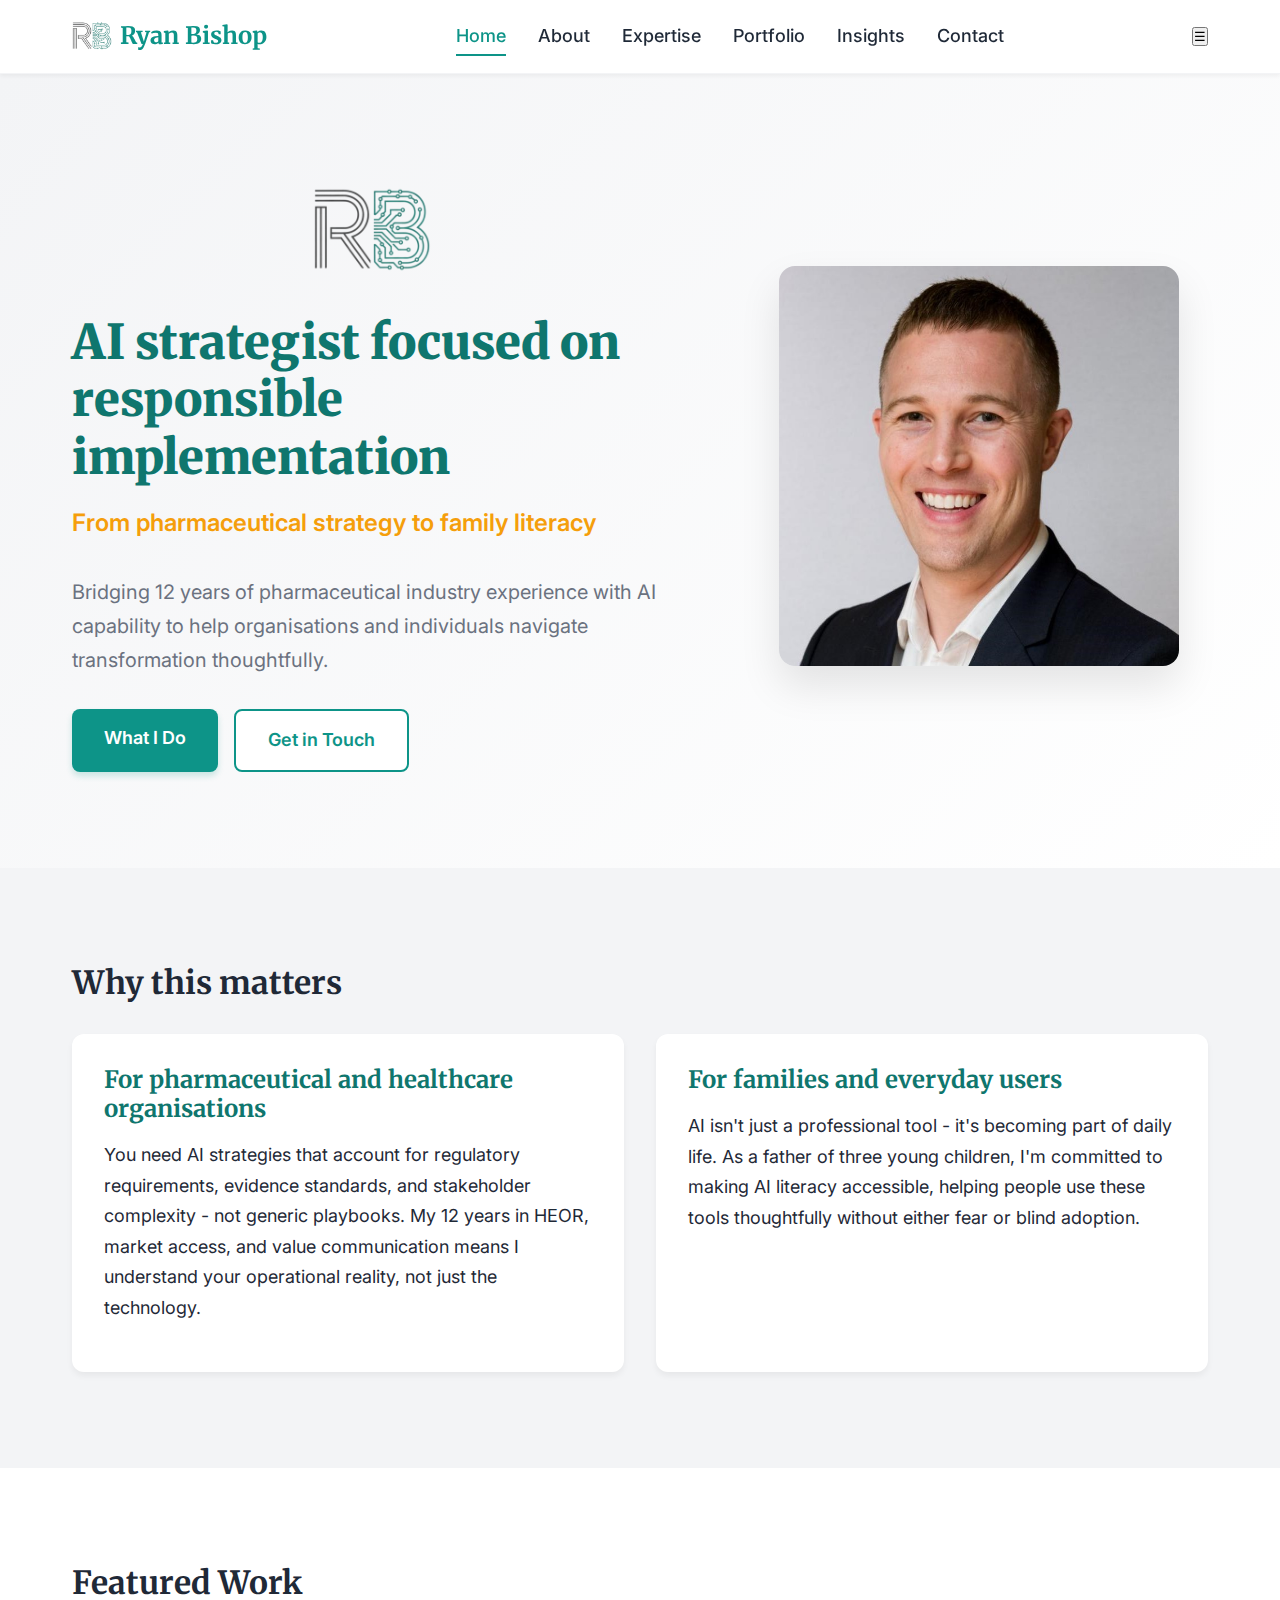
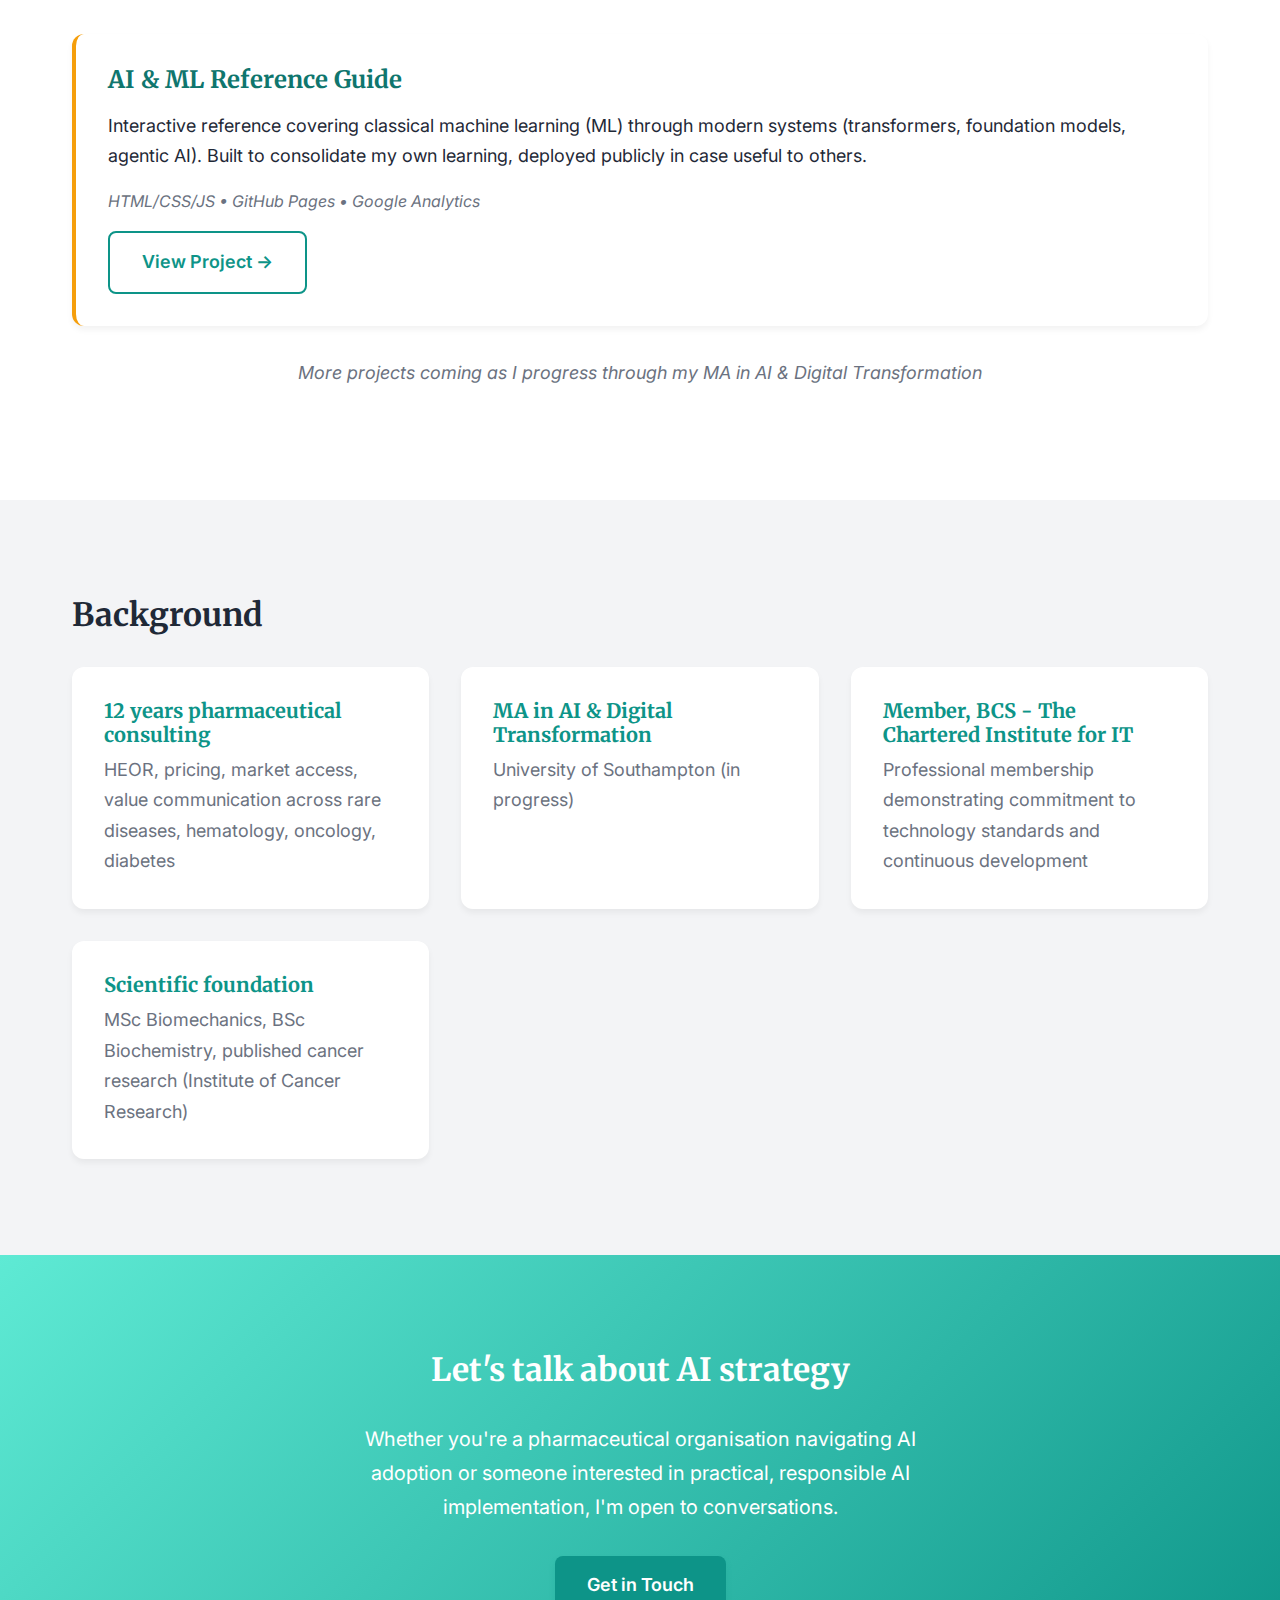
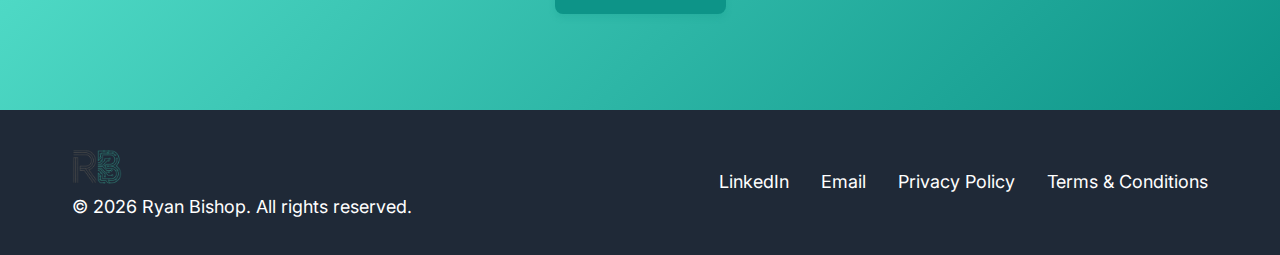
<file: index.html>
<!DOCTYPE html>
<html lang="en">
<head>
    <meta charset="UTF-8">
    <!-- Cookiebot Consent Management - must load before GTM -->
    <script id="Cookiebot" src="https://consent.cookiebot.com/uc.js" data-cbid="0a51728e-9605-4721-8f30-aab8e9b7683c" data-blockingmode="auto" type="text/javascript"></script>
    <!-- End Cookiebot -->
    <!-- Google Tag Manager -->
    <script>(function(w,d,s,l,i){w[l]=w[l]||[];w[l].push({'gtm.start':
new Date().getTime(),event:'gtm.js'});var f=d.getElementsByTagName(s)[0],
j=d.createElement(s),dl=l!='dataLayer'?'&l='+l:'';j.async=true;j.src=
'https://www.googletagmanager.com/gtm.js?id='+i+dl;f.parentNode.insertBefore(j,f);
})(window,document,'script','dataLayer','GTM-KQFB42D4');</script>
    <!-- End Google Tag Manager -->
        <!-- Google Analytics -->
    <script async src="https://www.googletagmanager.com/gtag/js?id=G-0JWHPFXC8B"></script>
    <script>
        window.dataLayer = window.dataLayer || [];
        function gtag(){dataLayer.push(arguments);}
        gtag('js', new Date());
        gtag('config', 'G-0JWHPFXC8B');
    </script>    <meta name="viewport" content="width=device-width, initial-scale=1.0">
    
    <!-- Primary Meta Tags -->
    <title>Ryan Bishop | AI Strategy Consultant</title>
    <meta name="title" content="Ryan Bishop | AI Strategy Consultant">
    <meta name="description" content="AI strategist bridging 12 years of pharmaceutical consulting with AI capability. Specialising in responsible AI implementation for healthcare organisations in Surrey, UK.">
    <meta name="keywords" content="AI consultant, AI strategy, pharmaceutical AI, healthcare AI, responsible AI, HEOR, market access, Surrey consultant, UK AI consultant">
    <meta name="author" content="Ryan Bishop">
    
    <!-- Geographic Tags -->
    <meta name="geo.region" content="GB-SRY">
    <meta name="geo.placename" content="Surrey, United Kingdom">
    <meta name="geo.position" content="51.3148;-0.5600">
    
    <!-- Open Graph / Facebook -->
    <meta property="og:type" content="website">
    <meta property="og:url" content="https://ryanbishop.co.uk/">
    <meta property="og:title" content="Ryan Bishop | AI Strategy Consultant">
    <meta property="og:description" content="Bridging pharmaceutical expertise with AI capability for responsible implementation in healthcare.">
    <meta property="og:image" content="https://ryanbishop.co.uk/ryan-bishop-photo.jpg">
    
    <!-- Twitter -->
    <meta property="twitter:card" content="summary_large_image">
    <meta property="twitter:url" content="https://ryanbishop.co.uk/">
    <meta property="twitter:title" content="Ryan Bishop | AI Strategy Consultant">
    <meta property="twitter:description" content="Bridging pharmaceutical expertise with AI capability for responsible implementation in healthcare.">
    <meta property="twitter:image" content="https://ryanbishop.co.uk/ryan-bishop-photo.jpg">
    
    <!-- Favicon -->
    <link rel="icon" type="image/x-icon" href="favicon.ico">
    <link rel="icon" type="image/png" sizes="16x16" href="favicon-16.png">
    <link rel="icon" type="image/png" sizes="32x32" href="favicon-32.png">
    <link rel="icon" type="image/png" sizes="64x64" href="favicon-64.png">
    
    <!-- Fonts -->
    <link rel="preconnect" href="https://fonts.googleapis.com">
    <link rel="preconnect" href="https://fonts.gstatic.com" crossorigin>
    <link href="https://fonts.googleapis.com/css2?family=Inter:wght@400;500;600&family=Merriweather:wght@400;700;900&display=swap" rel="stylesheet">
    
    <!-- Stylesheet -->
    <link rel="stylesheet" href="styles.css">
    
    <!-- Structured Data for Generative Engine Optimization (GEO) -->
    <script type="application/ld+json">
    {
        "@context": "https://schema.org",
        "@type": "Person",
        "name": "Ryan Bishop",
        "jobTitle": "AI Strategy Consultant",
        "description": "AI strategist specialising in responsible implementation for pharmaceutical and healthcare organisations. 12 years pharmaceutical consulting experience in HEOR, market access, and value communication.",
        "url": "https://ryanbishop.co.uk/",
        "image": "https://ryanbishop.co.uk/ryan-bishop-photo.jpg",
        "sameAs": [
            "https://www.linkedin.com/in/ryan-bishop-66248164/"
        ],
        "alumniOf": [
            {
                "@type": "EducationalOrganization",
                "name": "University of Southampton",
                "description": "MA in AI & Digital Transformation"
            },
            {
                "@type": "EducationalOrganization",
                "name": "Roehampton University",
                "description": "MSc Biomechanics"
            },
            {
                "@type": "EducationalOrganization",
                "name": "Royal Holloway, University of London",
                "description": "BSc Biochemistry"
            }
        ],
        "knowsAbout": [
            "Artificial Intelligence",
            "Machine Learning",
            "Responsible AI",
            "AI Governance",
            "Healthcare AI",
            "Pharmaceutical Consulting",
            "Health Economics and Outcomes Research",
            "Market Access",
            "HTA Submissions",
            "Value Communication",
            "Stakeholder Analysis",
            "EU AI Act",
            "Regulatory Frameworks"
        ],
        "hasOccupation": {
            "@type": "Occupation",
            "name": "AI Strategy Consultant",
            "description": "Specialising in responsible AI implementation for pharmaceutical and healthcare organisations",
            "skills": [
                "AI Strategy",
                "Responsible AI Implementation",
                "Healthcare AI",
                "Pharmaceutical Domain Expertise",
                "HEOR",
                "Market Access",
                "Regulatory Compliance"
            ]
        },
        "memberOf": {
            "@type": "Organization",
            "name": "BCS, The Chartered Institute for IT",
            "url": "https://www.bcs.org"
        },
        "address": {
            "@type": "PostalAddress",
            "addressLocality": "Surrey",
            "addressCountry": "GB"
        }
    }
    </script>
</head>
<body>
    <!-- Google Tag Manager (noscript) -->
    <noscript><iframe src="https://www.googletagmanager.com/ns.html?id=GTM-KQFB42D4"
height="0" width="0" style="display:none;visibility:hidden"></iframe></noscript>
    <!-- End Google Tag Manager (noscript) -->
    <!-- Navigation -->
    <nav class="nav">
        <div class="container">
            <a href="index.html" class="nav-brand">
            <img src="logo.png" alt="Ryan Bishop Logo" class="nav-logo">
            <span>Ryan Bishop</span>
        </a>
            <ul class="nav-links">
                <li><a href="index.html" class="active">Home</a></li>
                <li><a href="about.html">About</a></li>
                <li><a href="expertise.html">Expertise</a></li>
                <li><a href="portfolio.html">Portfolio</a></li>
                <li><a href="insights.html">Insights</a></li>
                <li><a href="contact.html">Contact</a></li>
            </ul>
            <button class="nav-toggle" aria-label="Toggle navigation" aria-expanded="false">&#9776;</button>
        </div>
    </nav>

    <!-- Hero Section -->
    <section class="hero">
        <div class="container">
            <div class="hero-content">
                <div class="hero-text">
                    <img src="logo.png" alt="Ryan Bishop - AI Strategy" class="hero-logo">
                    <h1>AI strategist focused on responsible implementation</h1>
                    <p class="hero-subtitle">From pharmaceutical strategy to family literacy</p>
                    <p class="hero-description">Bridging 12 years of pharmaceutical industry experience with AI capability to help organisations and individuals navigate transformation thoughtfully.</p>
                    <div class="hero-buttons">
                        <a href="expertise.html" class="btn btn-primary">What I Do</a>
                        <a href="contact.html" class="btn btn-secondary">Get in Touch</a>
                    </div>
                </div>
                <div class="hero-image">
                    <img src="ryan-bishop-photo.jpg" alt="Ryan Bishop professional photo">
                </div>
            </div>
        </div>
    </section>

    <!-- Value Proposition -->
    <section class="section section-alt">
        <div class="container">
            <h2>Why this matters</h2>
            <div class="value-grid">
                <div class="value-card">
                    <h3>For pharmaceutical and healthcare organisations</h3>
                    <p>You need AI strategies that account for regulatory requirements, evidence standards, and stakeholder complexity - not generic playbooks. My 12 years in HEOR, market access, and value communication means I understand your operational reality, not just the technology.</p>
                </div>
                <div class="value-card">
                    <h3>For families and everyday users</h3>
                    <p>AI isn't just a professional tool - it's becoming part of daily life. As a father of three young children, I'm committed to making AI literacy accessible, helping people use these tools thoughtfully without either fear or blind adoption.</p>
                </div>
            </div>
        </div>
    </section>

    <!-- Featured Work -->
    <section class="section">
        <div class="container">
            <h2>Featured Work</h2>
            <div class="featured-work">
                <div class="work-card">
                    <h3>AI & ML Reference Guide</h3>
                    <p>Interactive reference covering classical machine learning (ML) through modern systems (transformers, foundation models, agentic AI). Built to consolidate my own learning, deployed publicly in case useful to others.</p>
                    <p class="work-tech">HTML/CSS/JS • GitHub Pages • Google Analytics</p>
                    <a href="https://r-s-bishop.github.io/ai-portfolio/AI_ML_Reference_Guide.html" target="_blank" class="btn btn-secondary">View Project &rarr;</a>
                </div>
            </div>
            <p class="section-note">More projects coming as I progress through my MA in AI & Digital Transformation</p>
        </div>
    </section>

    <!-- Credibility Markers -->
    <section class="section section-alt">
        <div class="container">
            <h2>Background</h2>
            <div class="credentials">
                <div class="credential">
                    <h4>12 years pharmaceutical consulting</h4>
                    <p>HEOR, pricing, market access, value communication across rare diseases, hematology, oncology, diabetes</p>
                </div>
                <div class="credential">
                    <h4>MA in AI & Digital Transformation</h4>
                    <p>University of Southampton (in progress)</p>
                </div>
                <div class="credential">
                    <h4>Member, BCS - The Chartered Institute for IT</h4>
                    <p>Professional membership demonstrating commitment to technology standards and continuous development</p>
                </div>
                <div class="credential">
                    <h4>Scientific foundation</h4>
                    <p>MSc Biomechanics, BSc Biochemistry, published cancer research (Institute of Cancer Research)</p>
                </div>
            </div>
        </div>
    </section>

    <!-- Call to Action -->
    <section class="section cta">
        <div class="container">
            <h2>Let's talk about AI strategy</h2>
            <p>Whether you're a pharmaceutical organisation navigating AI adoption or someone interested in practical, responsible AI implementation, I'm open to conversations.</p>
            <a href="contact.html" class="btn btn-primary">Get in Touch</a>
        </div>
    </section>

            <!-- Footer -->
    <footer class="footer">
        <div class="container">
            <div class="footer-row footer-brand">
                <img src="logo.png" alt="RB Logo" class="footer-logo">
                <p style="margin: 0;">&copy; 2026 Ryan Bishop. All rights reserved.</p>
            </div>
            <div class="footer-row footer-links">
                <a href="https://www.linkedin.com/in/ryan-bishop-66248164/" target="_blank">LinkedIn</a>
                <a href="mailto:ryan@ryanbishop.co.uk">Email</a>
                <a href="privacy.html">Privacy Policy</a>
                <a href="terms.html">Terms & Conditions</a>
            </div>
        </div>
    </footer>
    <script src="nav.js"></script>
</body>
</html>
</file>
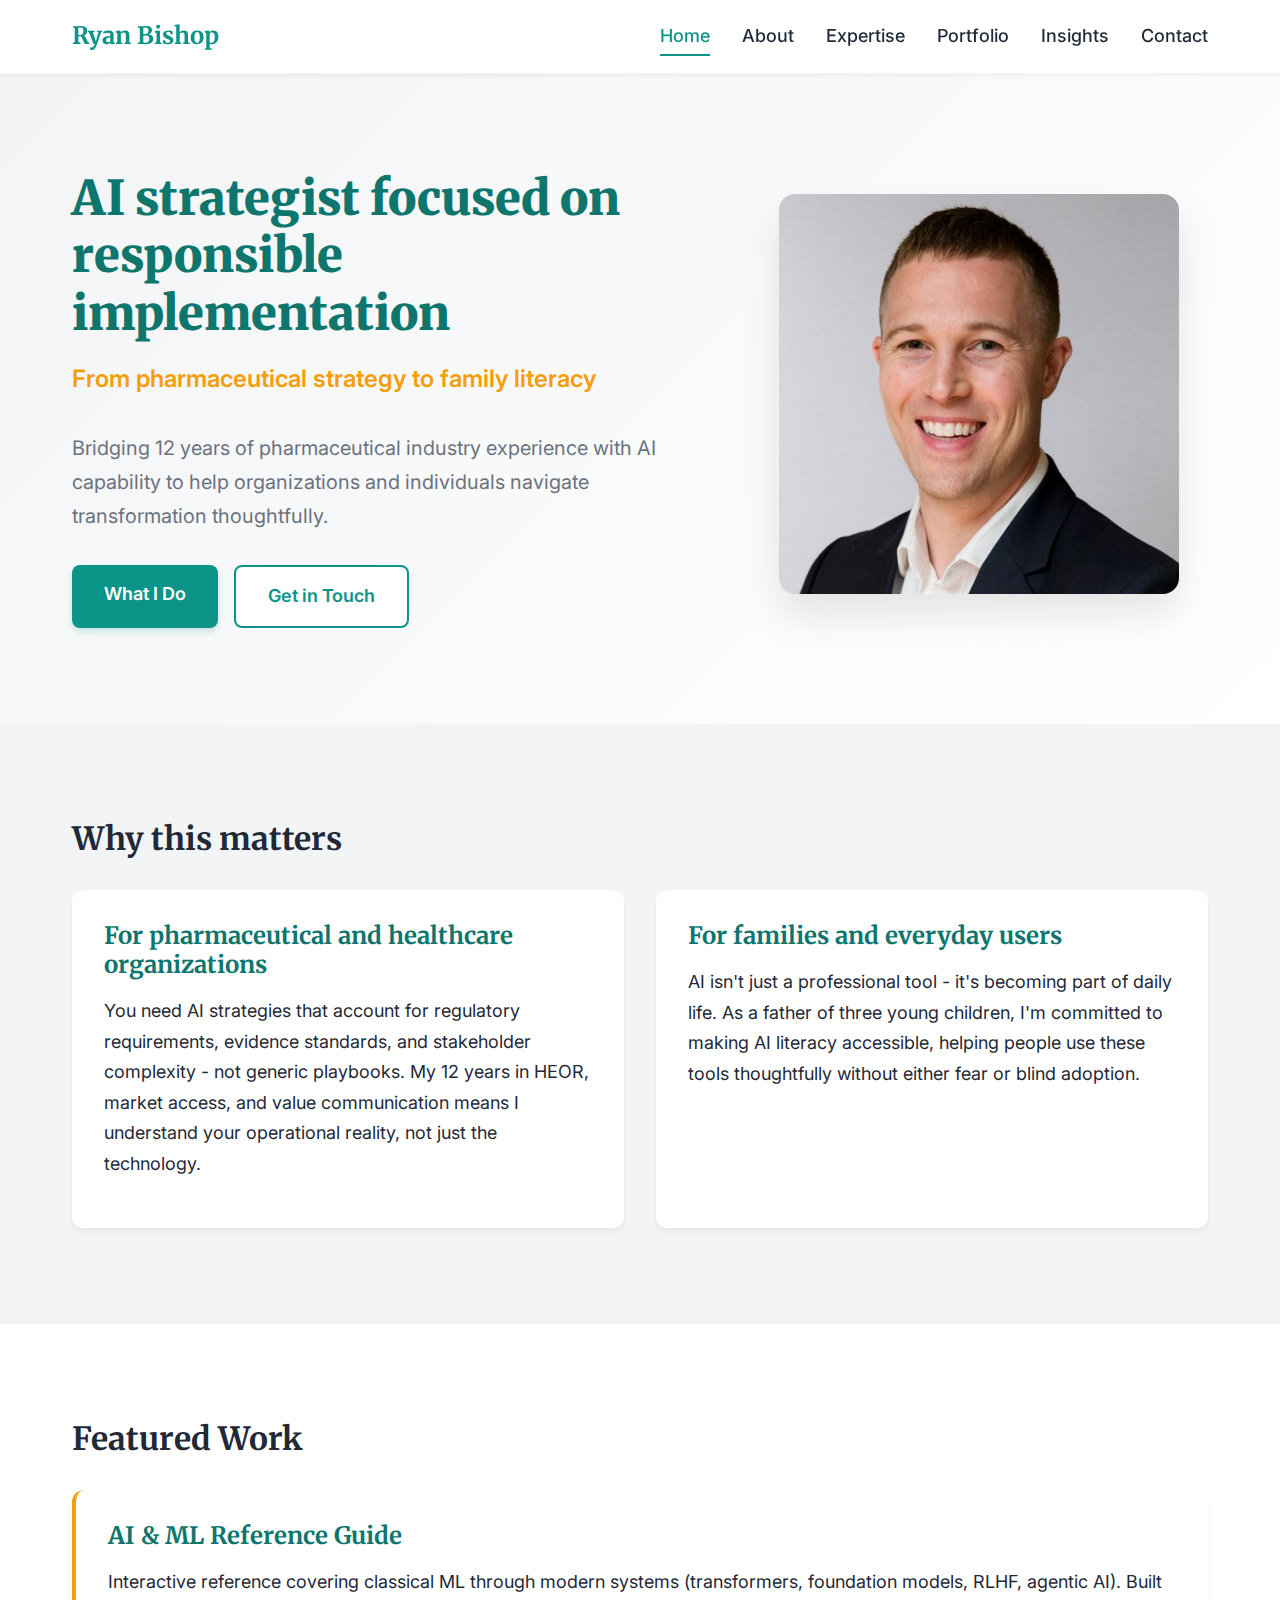
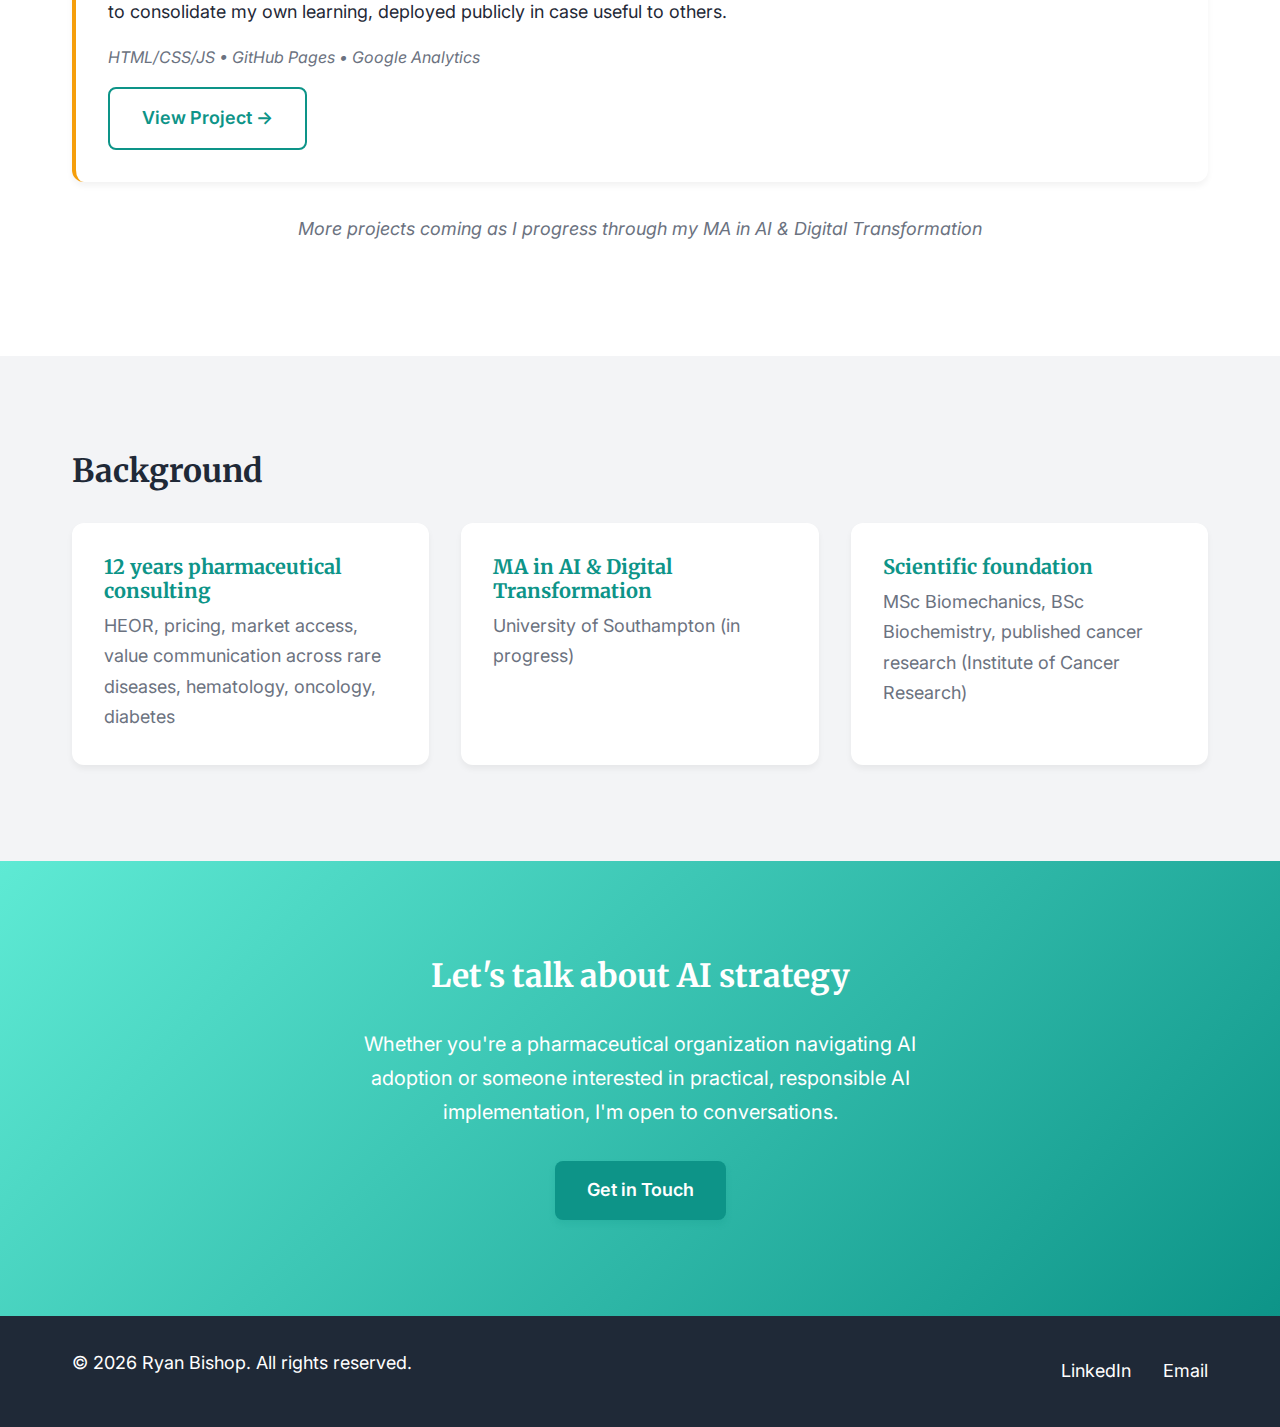
<file: ryanbishop-website/index.html>
<!DOCTYPE html>
<html lang="en">
<head>
    <meta charset="UTF-8">
    <meta name="viewport" content="width=device-width, initial-scale=1.0">
    <title>Ryan Bishop | AI Strategy Consultant</title>
    <link rel="preconnect" href="https://fonts.googleapis.com">
    <link rel="preconnect" href="https://fonts.gstatic.com" crossorigin>
    <link href="https://fonts.googleapis.com/css2?family=Inter:wght@400;500;600&family=Merriweather:wght@400;700;900&display=swap" rel="stylesheet">
    <link rel="stylesheet" href="styles.css">
</head>
<body>
    <!-- Navigation -->
    <nav class="nav">
        <div class="container">
            <a href="index.html" class="nav-brand">Ryan Bishop</a>
            <ul class="nav-links">
                <li><a href="index.html" class="active">Home</a></li>
                <li><a href="about.html">About</a></li>
                <li><a href="expertise.html">Expertise</a></li>
                <li><a href="portfolio.html">Portfolio</a></li>
                <li><a href="insights.html">Insights</a></li>
                <li><a href="contact.html">Contact</a></li>
            </ul>
        </div>
    </nav>

    <!-- Hero Section -->
    <section class="hero">
        <div class="container">
            <div class="hero-content">
                <div class="hero-text">
                    <h1>AI strategist focused on responsible implementation</h1>
                    <p class="hero-subtitle">From pharmaceutical strategy to family literacy</p>
                    <p class="hero-description">Bridging 12 years of pharmaceutical industry experience with AI capability to help organizations and individuals navigate transformation thoughtfully.</p>
                    <div class="hero-buttons">
                        <a href="expertise.html" class="btn btn-primary">What I Do</a>
                        <a href="contact.html" class="btn btn-secondary">Get in Touch</a>
                    </div>
                </div>
                <div class="hero-image">
                    <img src="ryan-bishop-photo.jpg" alt="Ryan Bishop professional photo">
                </div>
            </div>
        </div>
    </section>

    <!-- Value Proposition -->
    <section class="section section-alt">
        <div class="container">
            <h2>Why this matters</h2>
            <div class="value-grid">
                <div class="value-card">
                    <h3>For pharmaceutical and healthcare organizations</h3>
                    <p>You need AI strategies that account for regulatory requirements, evidence standards, and stakeholder complexity - not generic playbooks. My 12 years in HEOR, market access, and value communication means I understand your operational reality, not just the technology.</p>
                </div>
                <div class="value-card">
                    <h3>For families and everyday users</h3>
                    <p>AI isn't just a professional tool - it's becoming part of daily life. As a father of three young children, I'm committed to making AI literacy accessible, helping people use these tools thoughtfully without either fear or blind adoption.</p>
                </div>
            </div>
        </div>
    </section>

    <!-- Featured Work -->
    <section class="section">
        <div class="container">
            <h2>Featured Work</h2>
            <div class="featured-work">
                <div class="work-card">
                    <h3>AI & ML Reference Guide</h3>
                    <p>Interactive reference covering classical ML through modern systems (transformers, foundation models, RLHF, agentic AI). Built to consolidate my own learning, deployed publicly in case useful to others.</p>
                    <p class="work-tech">HTML/CSS/JS • GitHub Pages • Google Analytics</p>
                    <a href="https://r-s-bishop.github.io/ai-ml-reference-guide/AI_ML_Reference_Guide.html" target="_blank" class="btn btn-secondary">View Project →</a>
                </div>
            </div>
            <p class="section-note">More projects coming as I progress through my MA in AI & Digital Transformation</p>
        </div>
    </section>

    <!-- Credibility Markers -->
    <section class="section section-alt">
        <div class="container">
            <h2>Background</h2>
            <div class="credentials">
                <div class="credential">
                    <h4>12 years pharmaceutical consulting</h4>
                    <p>HEOR, pricing, market access, value communication across rare diseases, hematology, oncology, diabetes</p>
                </div>
                <div class="credential">
                    <h4>MA in AI & Digital Transformation</h4>
                    <p>University of Southampton (in progress)</p>
                </div>
                <div class="credential">
                    <h4>Scientific foundation</h4>
                    <p>MSc Biomechanics, BSc Biochemistry, published cancer research (Institute of Cancer Research)</p>
                </div>
            </div>
        </div>
    </section>

    <!-- Call to Action -->
    <section class="section cta">
        <div class="container">
            <h2>Let's talk about AI strategy</h2>
            <p>Whether you're a pharmaceutical organization navigating AI adoption or someone interested in practical, responsible AI implementation, I'm open to conversations.</p>
            <a href="contact.html" class="btn btn-primary">Get in Touch</a>
        </div>
    </section>

    <!-- Footer -->
    <footer class="footer">
        <div class="container">
            <p>&copy; 2026 Ryan Bishop. All rights reserved.</p>
            <div class="footer-links">
                <a href="https://www.linkedin.com/in/ryan-bishop-66248164/" target="_blank">LinkedIn</a>
                <a href="mailto:ryanbishop23@gmail.com">Email</a>
            </div>
        </div>
    </footer>
</body>
</html>
</file>
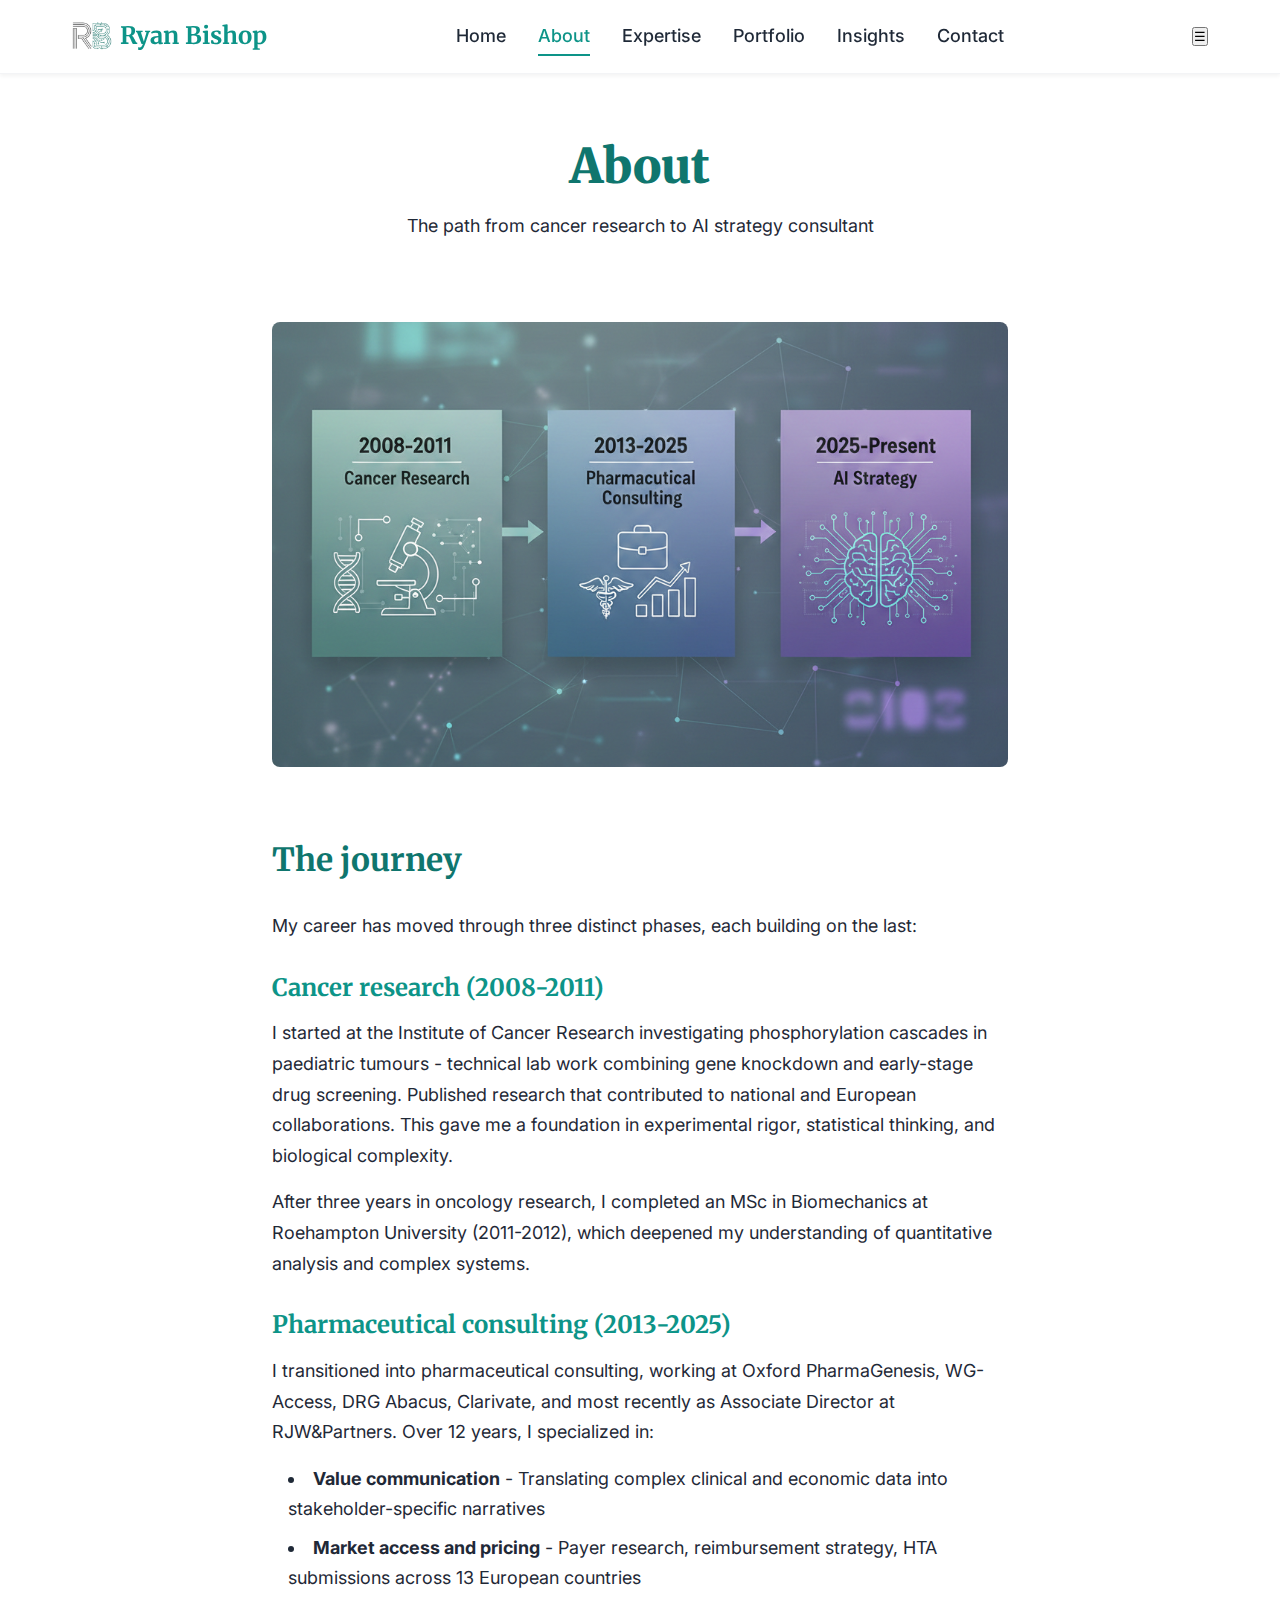
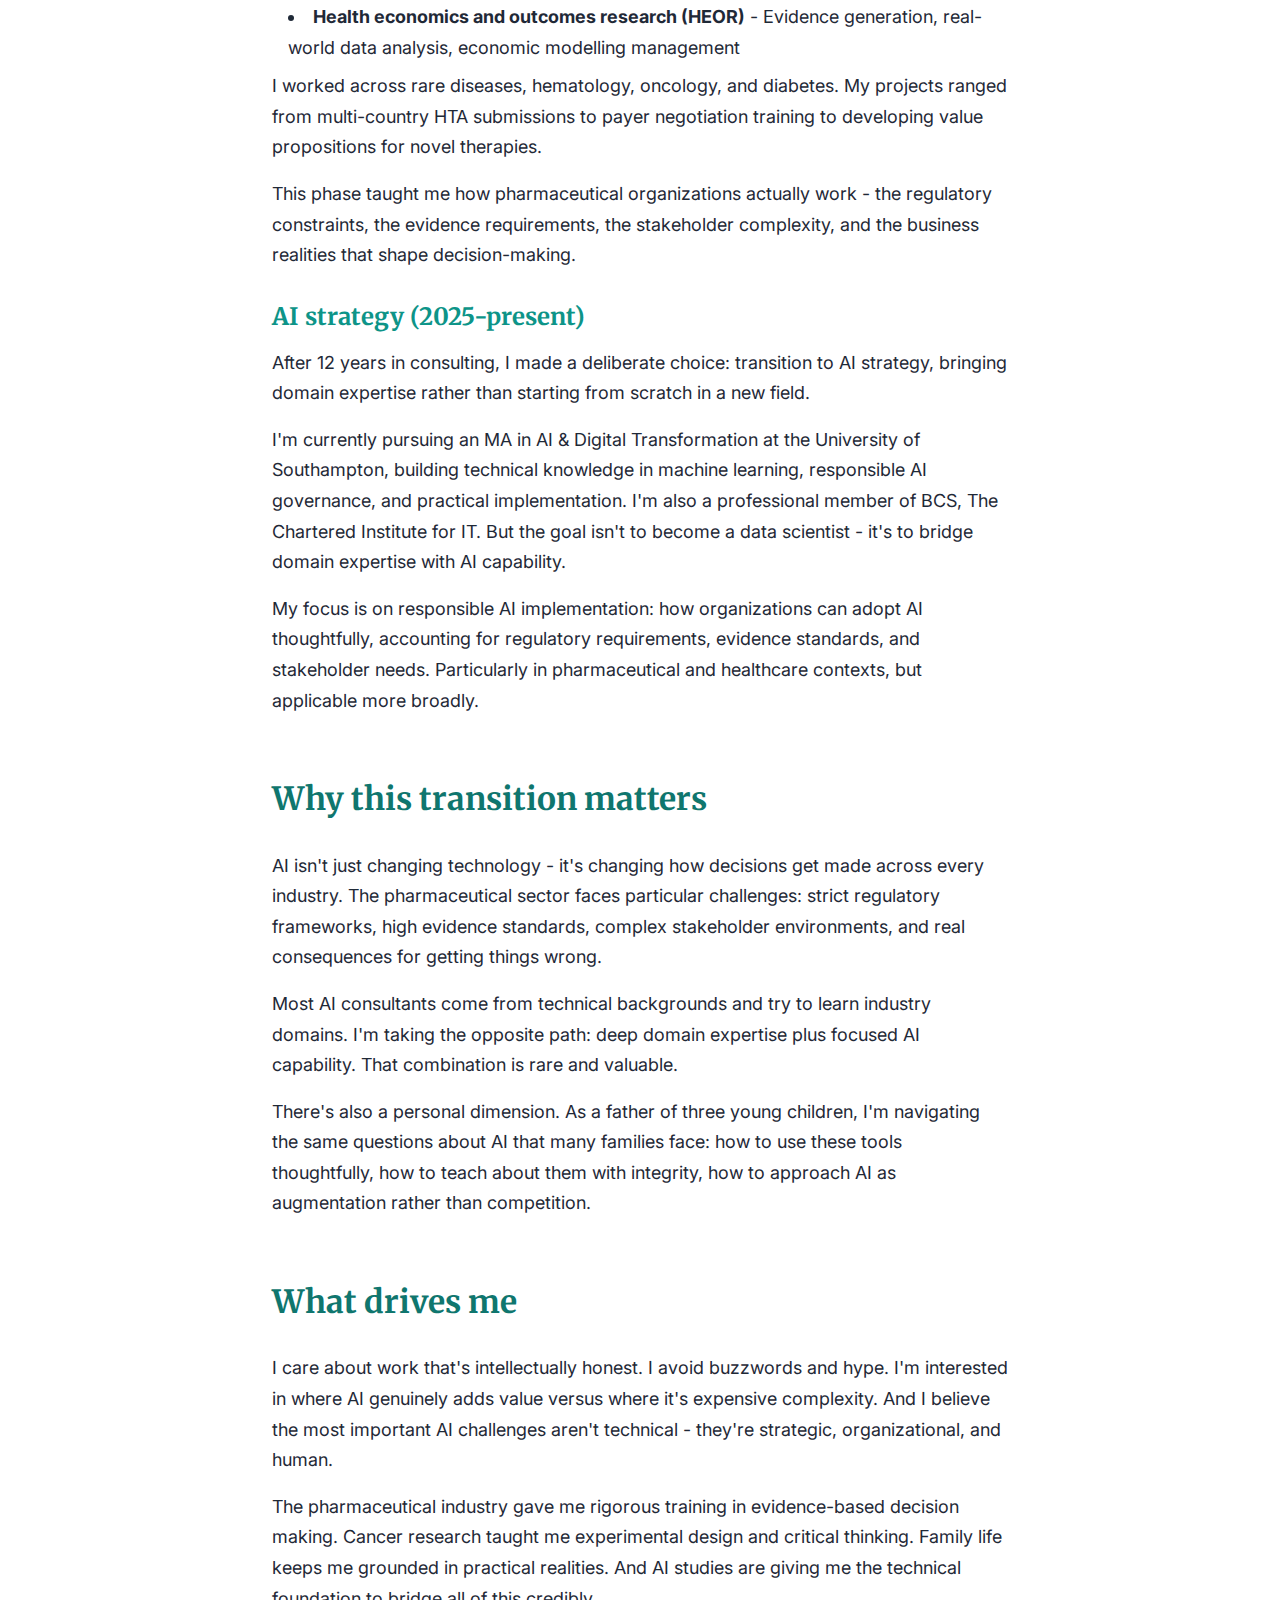
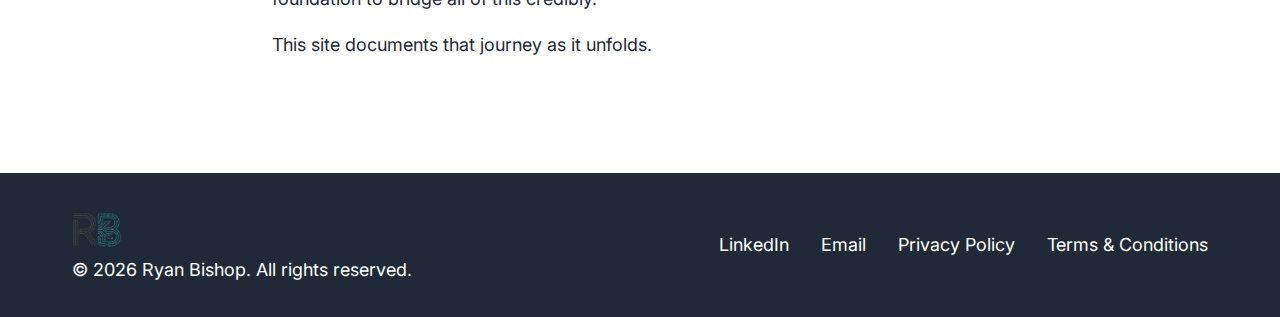
<file: about.html>
<!DOCTYPE html>
<html lang="en">
<head>
    <meta charset="UTF-8">
    <!-- Cookiebot Consent Management - must load before GTM -->
    <script id="Cookiebot" src="https://consent.cookiebot.com/uc.js" data-cbid="0a51728e-9605-4721-8f30-aab8e9b7683c" data-blockingmode="auto" type="text/javascript"></script>
    <!-- End Cookiebot -->
    <!-- Google Tag Manager -->
    <script>(function(w,d,s,l,i){w[l]=w[l]||[];w[l].push({'gtm.start':
new Date().getTime(),event:'gtm.js'});var f=d.getElementsByTagName(s)[0],
j=d.createElement(s),dl=l!='dataLayer'?'&l='+l:'';j.async=true;j.src=
'https://www.googletagmanager.com/gtm.js?id='+i+dl;f.parentNode.insertBefore(j,f);
})(window,document,'script','dataLayer','GTM-KQFB42D4');</script>
    <!-- End Google Tag Manager -->
        <!-- Google Analytics -->
    <script async src="https://www.googletagmanager.com/gtag/js?id=G-0JWHPFXC8B"></script>
    <script>
        window.dataLayer = window.dataLayer || [];
        function gtag(){dataLayer.push(arguments);}
        gtag('js', new Date());
        gtag('config', 'G-0JWHPFXC8B');
    </script>    <meta name="viewport" content="width=device-width, initial-scale=1.0">
    
    <!-- Primary Meta Tags -->
    <title>About | Ryan Bishop - From Cancer Research to AI Strategy</title>
    <meta name="title" content="About Ryan Bishop | Career Journey to AI Strategy">
    <meta name="description" content="Ryan Bishop's career journey: 3 years cancer research at Institute of Cancer Research, 12 years pharmaceutical consulting in HEOR and market access, now transitioning to AI strategy consulting.">
    <meta name="keywords" content="Ryan Bishop background, pharmaceutical consultant, AI strategist, cancer research, HEOR expert, career transition">
    
    <!-- Open Graph / Facebook -->
    <meta property="og:type" content="profile">
    <meta property="og:url" content="https://ryanbishop.co.uk/about.html">
    <meta property="og:title" content="About Ryan Bishop | AI Strategy Consultant">
    <meta property="og:description" content="Career journey from cancer research to pharmaceutical consulting to AI strategy.">
    <meta property="og:image" content="https://ryanbishop.co.uk/ryan-bishop-photo.jpg">
    
    <!-- Twitter -->
    <meta property="twitter:card" content="summary">
    <meta property="twitter:url" content="https://ryanbishop.co.uk/about.html">
    <meta property="twitter:title" content="About Ryan Bishop | AI Strategy Consultant">
    <meta property="twitter:description" content="Career journey from cancer research to pharmaceutical consulting to AI strategy.">
    
    <!-- Favicon -->
    <link rel="icon" type="image/x-icon" href="favicon.ico">
    <link rel="icon" type="image/png" sizes="16x16" href="favicon-16.png">
    <link rel="icon" type="image/png" sizes="32x32" href="favicon-32.png">
    <link rel="icon" type="image/png" sizes="64x64" href="favicon-64.png">
    
    <!-- Fonts -->
    <link rel="preconnect" href="https://fonts.googleapis.com">
    <link rel="preconnect" href="https://fonts.gstatic.com" crossorigin>
    <link href="https://fonts.googleapis.com/css2?family=Inter:wght@400;500;600&family=Merriweather:wght@400;700;900&display=swap" rel="stylesheet">
    
    <!-- Stylesheet -->
    <link rel="stylesheet" href="styles.css">
</head>
<body>
    <!-- Google Tag Manager (noscript) -->
    <noscript><iframe src="https://www.googletagmanager.com/ns.html?id=GTM-KQFB42D4"
height="0" width="0" style="display:none;visibility:hidden"></iframe></noscript>
    <!-- End Google Tag Manager (noscript) -->
    <!-- Navigation -->
    <nav class="nav">
        <div class="container">
            <a href="index.html" class="nav-brand">
                <img src="logo.png" alt="Ryan Bishop Logo" class="nav-logo">
                <span>Ryan Bishop</span>
            </a>
            <ul class="nav-links">
                <li><a href="index.html">Home</a></li>
                <li><a href="about.html" class="active">About</a></li>
                <li><a href="expertise.html">Expertise</a></li>
                <li><a href="portfolio.html">Portfolio</a></li>
                <li><a href="insights.html">Insights</a></li>
                <li><a href="contact.html">Contact</a></li>
            </ul>
            <button class="nav-toggle" aria-label="Toggle navigation" aria-expanded="false">&#9776;</button>
        </div>
    </nav>

    <!-- Page Header -->
    <section class="page-header">
        <div class="container">
            <h1>About</h1>
            <p>The path from cancer research to AI strategy consultant</p>
        </div>
    </section>

    <!-- Content -->
    <section class="content">
        <div class="container">
            <!-- Career Timeline Graphic -->
            <div style="text-align: center; margin-bottom: 3rem;">
                <img src="timeline-graphic.png" alt="Ryan Bishop Career Timeline: Research (2008-2011) &rarr; Pharma Consulting (2013-2025) &rarr; AI Strategy (2025-Present)" style="max-width: 100%; height: auto; border-radius: 8px;">
                <!-- Replace timeline-graphic.png with your Gemini-created timeline (1200px × 400px PNG) -->
            </div>
            
            <h2>The journey</h2>
            
            <p>My career has moved through three distinct phases, each building on the last:</p>
            
            <h3>Cancer research (2008-2011)</h3>
            <p>I started at the Institute of Cancer Research investigating phosphorylation cascades in paediatric tumours - technical lab work combining gene knockdown and early-stage drug screening. Published research that contributed to national and European collaborations. This gave me a foundation in experimental rigor, statistical thinking, and biological complexity.</p>
            
            <p>After three years in oncology research, I completed an MSc in Biomechanics at Roehampton University (2011-2012), which deepened my understanding of quantitative analysis and complex systems.</p>
            
            <h3>Pharmaceutical consulting (2013-2025)</h3>
            <p>I transitioned into pharmaceutical consulting, working at Oxford PharmaGenesis, WG-Access, DRG Abacus, Clarivate, and most recently as Associate Director at RJW&Partners. Over 12 years, I specialized in:</p>
            
            <ul class="open-to-list">
                <li><strong>Value communication</strong> - Translating complex clinical and economic data into stakeholder-specific narratives</li>
                <li><strong>Market access and pricing</strong> - Payer research, reimbursement strategy, HTA submissions across 13 European countries</li>
                <li><strong>Health economics and outcomes research (HEOR)</strong> - Evidence generation, real-world data analysis, economic modelling management</li>
            </ul>
            
            <p>I worked across rare diseases, hematology, oncology, and diabetes. My projects ranged from multi-country HTA submissions to payer negotiation training to developing value propositions for novel therapies.</p>
            
            <p>This phase taught me how pharmaceutical organizations actually work - the regulatory constraints, the evidence requirements, the stakeholder complexity, and the business realities that shape decision-making.</p>
            
            <h3>AI strategy (2025-present)</h3>
            <p>After 12 years in consulting, I made a deliberate choice: transition to AI strategy, bringing domain expertise rather than starting from scratch in a new field.</p>
            
            <p>I'm currently pursuing an MA in AI & Digital Transformation at the University of Southampton, building technical knowledge in machine learning, responsible AI governance, and practical implementation. I'm also a professional member of BCS, The Chartered Institute for IT. But the goal isn't to become a data scientist - it's to bridge domain expertise with AI capability.</p>
            
            <p>My focus is on responsible AI implementation: how organizations can adopt AI thoughtfully, accounting for regulatory requirements, evidence standards, and stakeholder needs. Particularly in pharmaceutical and healthcare contexts, but applicable more broadly.</p>
            
            <h2>Why this transition matters</h2>
            
            <p>AI isn't just changing technology - it's changing how decisions get made across every industry. The pharmaceutical sector faces particular challenges: strict regulatory frameworks, high evidence standards, complex stakeholder environments, and real consequences for getting things wrong.</p>
            
            <p>Most AI consultants come from technical backgrounds and try to learn industry domains. I'm taking the opposite path: deep domain expertise plus focused AI capability. That combination is rare and valuable.</p>
            
            <p>There's also a personal dimension. As a father of three young children, I'm navigating the same questions about AI that many families face: how to use these tools thoughtfully, how to teach about them with integrity, how to approach AI as augmentation rather than competition.</p>
            
            <h2>What drives me</h2>
            
            <p>I care about work that's intellectually honest. I avoid buzzwords and hype. I'm interested in where AI genuinely adds value versus where it's expensive complexity. And I believe the most important AI challenges aren't technical - they're strategic, organizational, and human.</p>
            
            <p>The pharmaceutical industry gave me rigorous training in evidence-based decision making. Cancer research taught me experimental design and critical thinking. Family life keeps me grounded in practical realities. And AI studies are giving me the technical foundation to bridge all of this credibly.</p>
            
            <p>This site documents that journey as it unfolds.</p>
        </div>
    </section>

           <!-- Footer -->
    <footer class="footer">
        <div class="container">
            <div class="footer-row footer-brand">
                <img src="logo.png" alt="RB Logo" class="footer-logo">
                <p style="margin: 0;">&copy; 2026 Ryan Bishop. All rights reserved.</p>
            </div>
            <div class="footer-row footer-links">
                <a href="https://www.linkedin.com/in/ryan-bishop-66248164/" target="_blank">LinkedIn</a>
                <a href="mailto:ryan@ryanbishop.co.uk">Email</a>
                <a href="privacy.html">Privacy Policy</a>
                <a href="terms.html">Terms & Conditions</a>
            </div>
        </div>
    </footer>
    <script src="nav.js"></script>
</body>
</html>
</file>
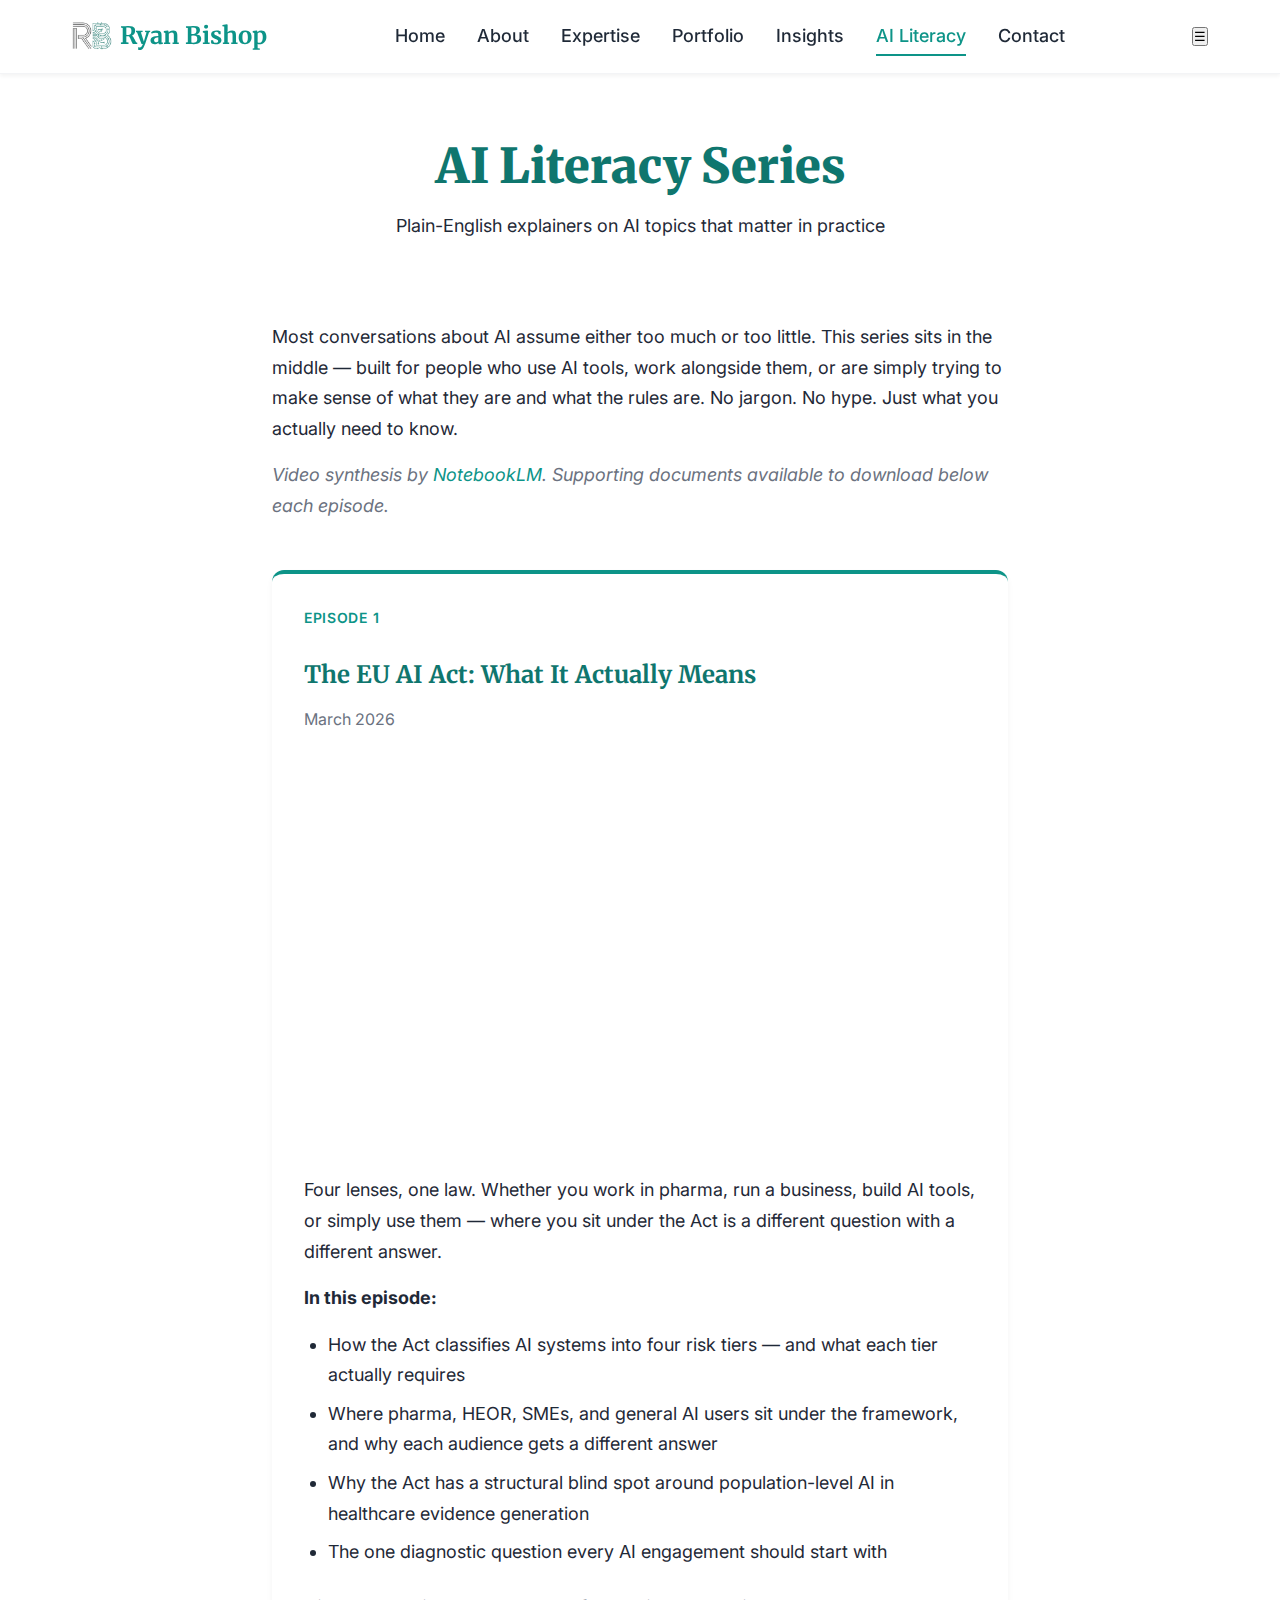
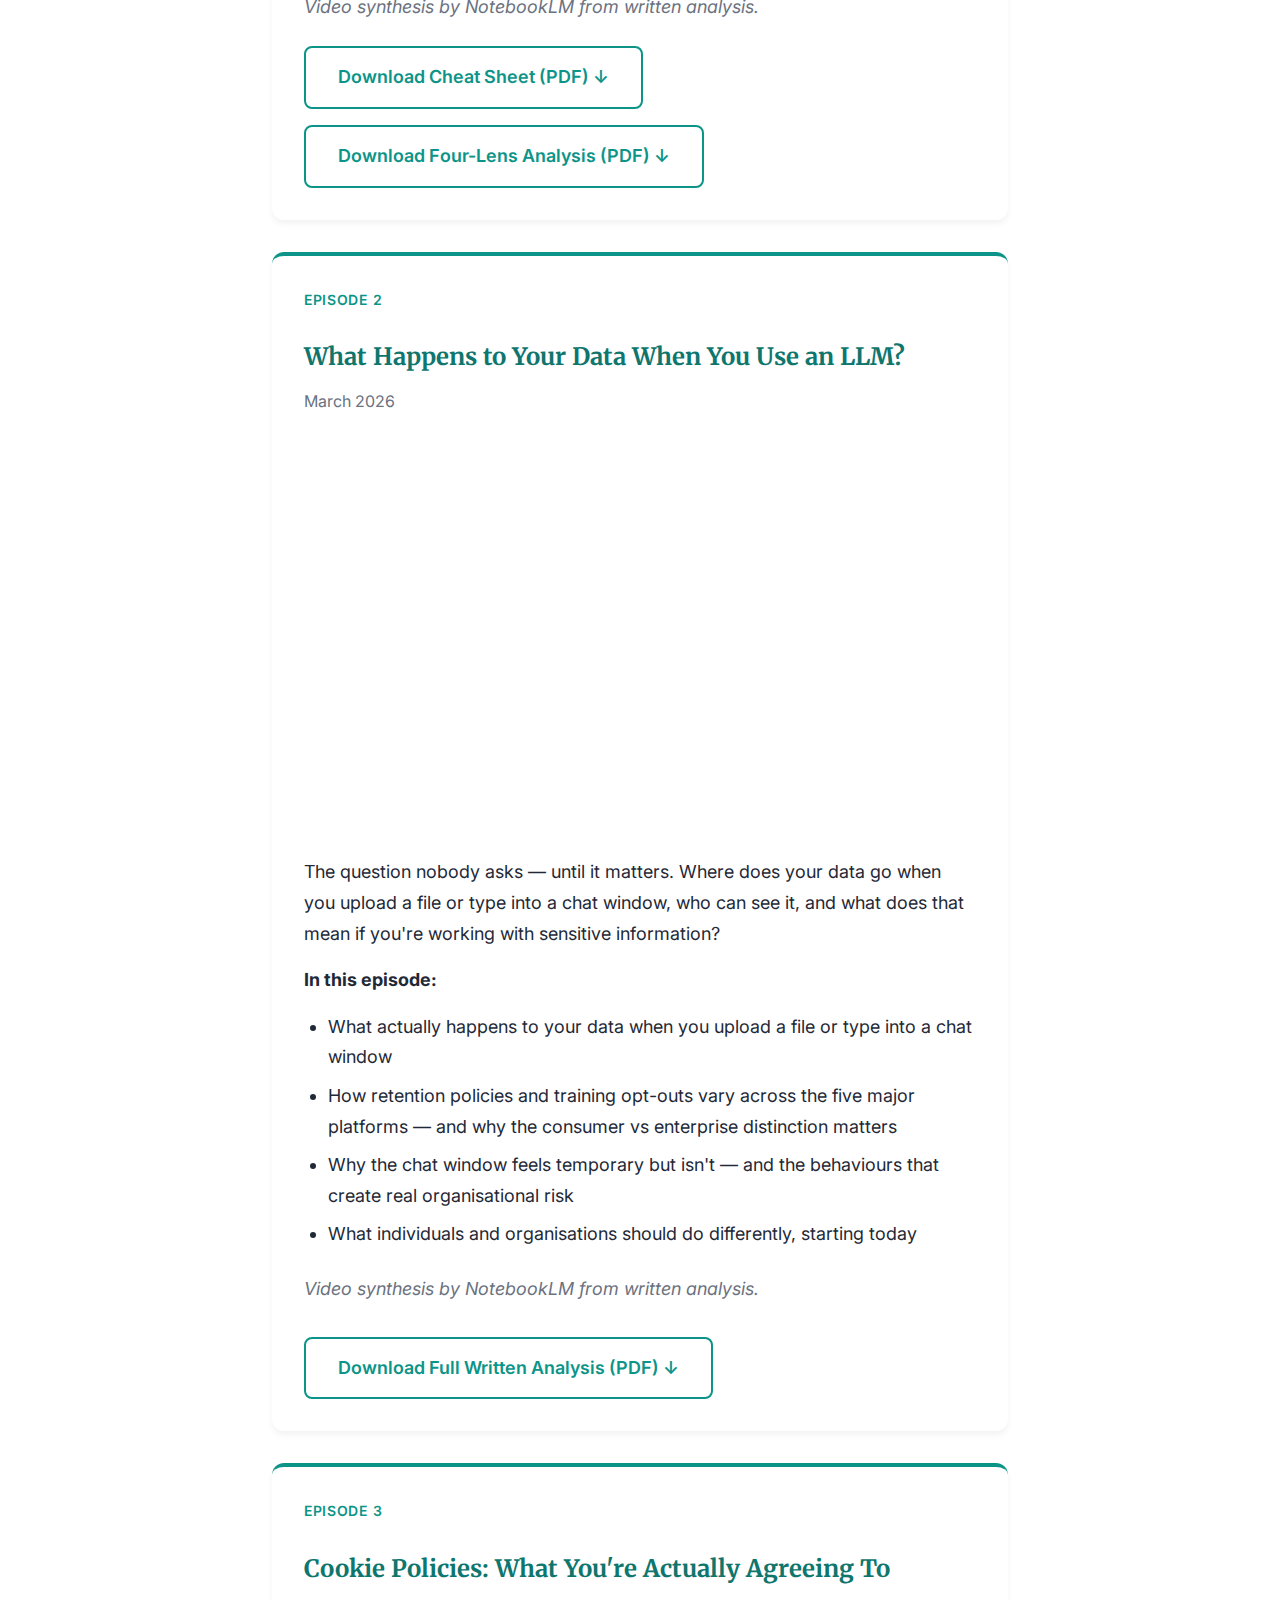
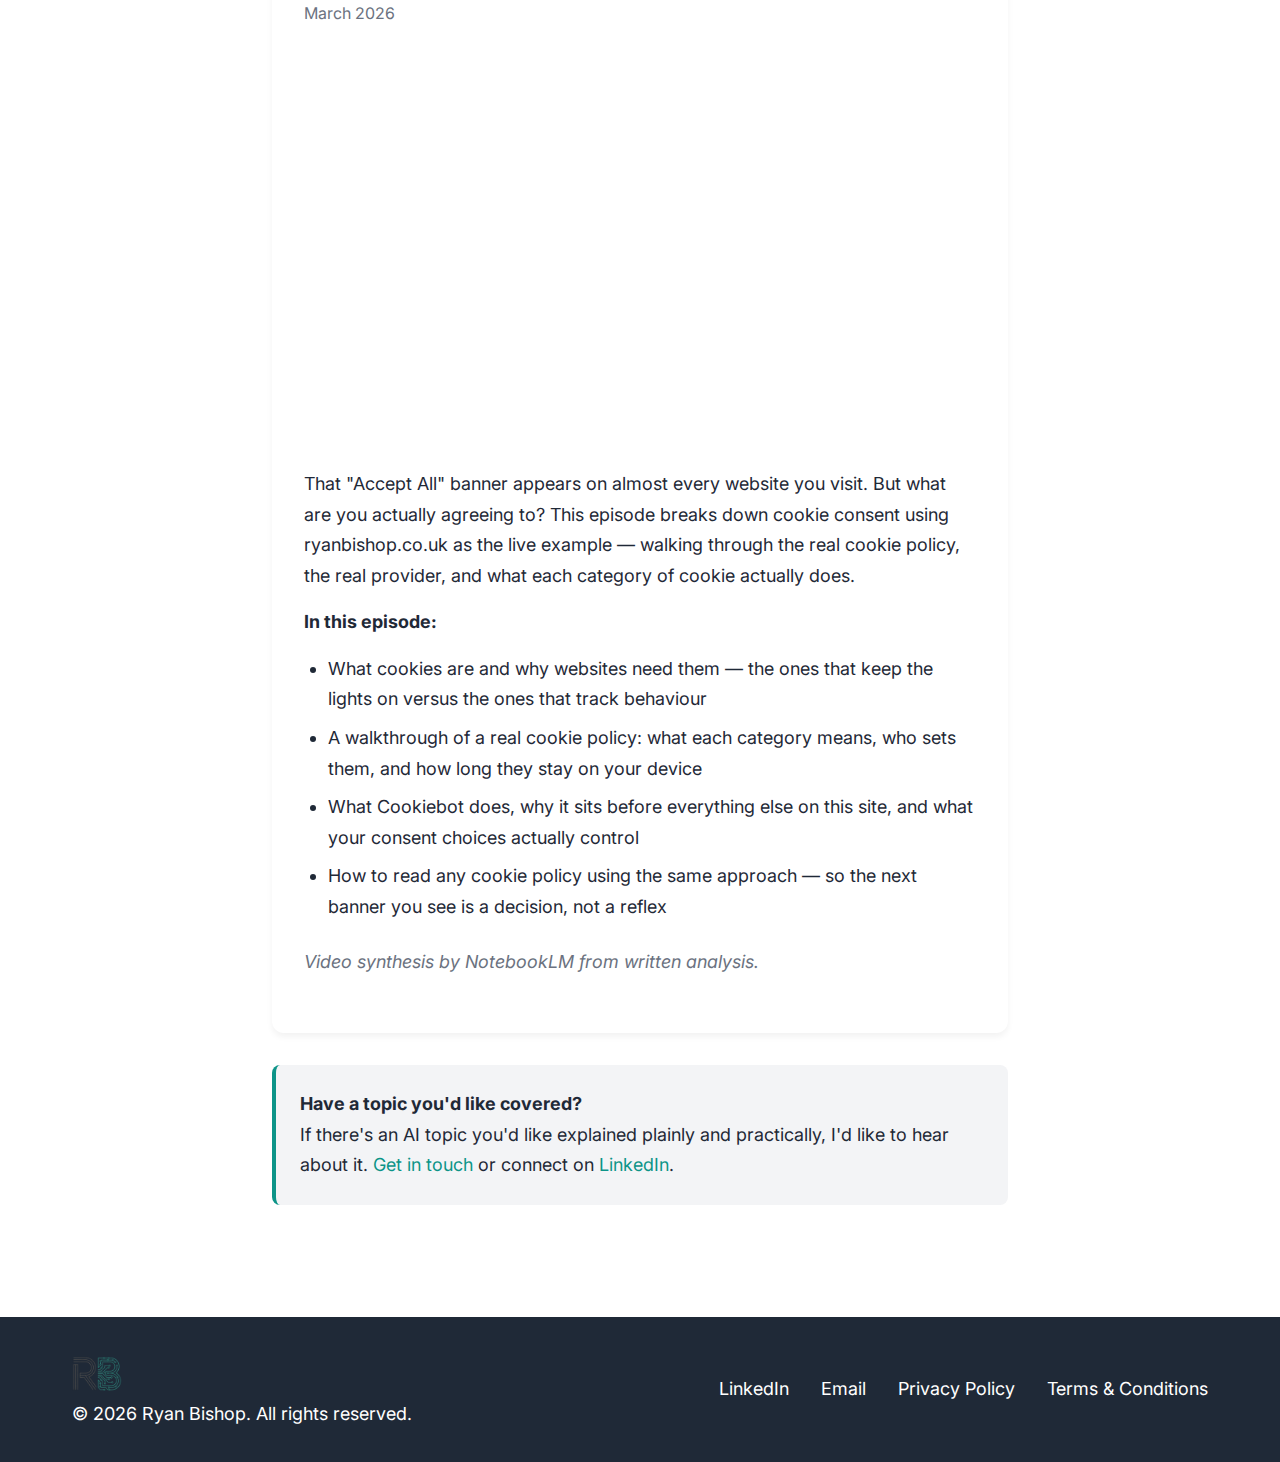
<file: ai-literacy.html>
<!DOCTYPE html>
<html lang="en">
<head>
    <meta charset="UTF-8">
    <link rel="canonical" href="https://ryanbishop.co.uk/ai-literacy.html">
    <!-- Cookiebot Consent Management - must load before GTM -->
    <script id="Cookiebot" src="https://consent.cookiebot.com/uc.js" data-cbid="0a51728e-9605-4721-8f30-aab8e9b7683c" data-blockingmode="auto" type="text/javascript"></script>
    <!-- End Cookiebot -->
    <!-- Google Tag Manager -->
    <script>(function(w,d,s,l,i){w[l]=w[l]||[];w[l].push({'gtm.start':
new Date().getTime(),event:'gtm.js'});var f=d.getElementsByTagName(s)[0],
j=d.createElement(s),dl=l!='dataLayer'?'&l='+l:'';j.async=true;j.src=
'https://www.googletagmanager.com/gtm.js?id='+i+dl;f.parentNode.insertBefore(j,f);
})(window,document,'script','dataLayer','GTM-KQFB42D4');</script>
    <!-- End Google Tag Manager -->
    <!-- Google Analytics -->
    <script async src="https://www.googletagmanager.com/gtag/js?id=G-0JWHPFXC8B"></script>
    <script>
        window.dataLayer = window.dataLayer || [];
        function gtag(){dataLayer.push(arguments);}
        gtag('js', new Date());
        gtag('config', 'G-0JWHPFXC8B');
    </script>
    <meta name="viewport" content="width=device-width, initial-scale=1.0">

    <!-- Primary Meta Tags -->
    <title>AI Literacy Series | Ryan Bishop</title>
    <meta name="title" content="AI Literacy Series | Ryan Bishop">
    <meta name="description" content="Plain-English explainers on AI topics that matter in practice. From data privacy to regulation — what AI tools actually do, what the law requires, and what you should know.">
    <meta name="keywords" content="AI literacy, AI explainer, EU AI Act, LLM data privacy, cookie consent, responsible AI, plain English AI, AI education">
    <meta name="author" content="Ryan Bishop">

    <!-- Open Graph / Facebook -->
    <meta property="og:type" content="website">
    <meta property="og:url" content="https://ryanbishop.co.uk/ai-literacy.html">
    <meta property="og:title" content="AI Literacy Series | Ryan Bishop">
    <meta property="og:description" content="Plain-English explainers on AI topics that matter in practice. What AI tools actually do, what the law requires, and what you should know.">
    <meta property="og:image" content="https://ryanbishop.co.uk/ryan-bishop-photo.jpg">

    <!-- Twitter -->
    <meta property="twitter:card" content="summary_large_image">
    <meta property="twitter:url" content="https://ryanbishop.co.uk/ai-literacy.html">
    <meta property="twitter:title" content="AI Literacy Series | Ryan Bishop">
    <meta property="twitter:description" content="Plain-English explainers on AI topics that matter in practice.">
    <meta property="twitter:image" content="https://ryanbishop.co.uk/ryan-bishop-photo.jpg">

    <!-- Favicon -->
    <link rel="icon" type="image/x-icon" href="favicon.ico">
    <link rel="icon" type="image/png" sizes="16x16" href="favicon-16.png">
    <link rel="icon" type="image/png" sizes="32x32" href="favicon-32.png">
    <link rel="icon" type="image/png" sizes="64x64" href="favicon-64.png">

    <!-- Fonts -->
    <link rel="preconnect" href="https://fonts.googleapis.com">
    <link rel="preconnect" href="https://fonts.gstatic.com" crossorigin>
    <link href="https://fonts.googleapis.com/css2?family=Inter:wght@400;500;600&family=Merriweather:wght@400;700;900&display=swap" rel="stylesheet">

    <!-- Stylesheet -->
    <link rel="stylesheet" href="styles.css">

    <!-- Structured Data -->
    <script type="application/ld+json">
    {
        "@context": "https://schema.org",
        "@type": "CollectionPage",
        "name": "AI Literacy Series",
        "description": "Plain-English explainers on AI topics that matter in practice.",
        "url": "https://ryanbishop.co.uk/ai-literacy.html",
        "author": {
            "@type": "Person",
            "name": "Ryan Bishop",
            "url": "https://ryanbishop.co.uk"
        }
    }
    </script>
</head>
<body>
    <!-- Google Tag Manager (noscript) -->
    <noscript><iframe src="https://www.googletagmanager.com/ns.html?id=GTM-KQFB42D4"
height="0" width="0" style="display:none;visibility:hidden"></iframe></noscript>
    <!-- End Google Tag Manager (noscript) -->

    <!-- Navigation -->
    <nav class="nav">
        <div class="container">
            <a href="index.html" class="nav-brand">
                <img src="logo.png" alt="Ryan Bishop Logo" class="nav-logo">
                <span>Ryan Bishop</span>
            </a>
            <ul class="nav-links">
                <li><a href="index.html">Home</a></li>
                <li><a href="about.html">About</a></li>
                <li><a href="expertise.html">Expertise</a></li>
                <li><a href="portfolio.html">Portfolio</a></li>
                <li><a href="insights.html">Insights</a></li>
                <li><a href="ai-literacy.html" class="active">AI Literacy</a></li>
                <li><a href="contact.html">Contact</a></li>
            </ul>
            <button class="nav-toggle" aria-label="Toggle navigation" aria-expanded="false">&#9776;</button>
        </div>
    </nav>

    <!-- Page Header -->
    <section class="page-header">
        <div class="container">
            <h1>AI Literacy Series</h1>
            <p>Plain-English explainers on AI topics that matter in practice</p>
        </div>
    </section>

    <!-- Content -->
    <section class="content">
        <div class="container">

            <p>Most conversations about AI assume either too much or too little. This series sits in the middle — built for people who use AI tools, work alongside them, or are simply trying to make sense of what they are and what the rules are. No jargon. No hype. Just what you actually need to know.</p>

            <p style="color: #6b7280; font-style: italic; margin-bottom: 3rem;">Video synthesis by <a href="https://notebooklm.google.com" target="_blank">NotebookLM</a>. Supporting documents available to download below each episode.</p>

            <!-- Episode 2: EU AI Act -->
            <div class="insight-card">
                <p style="font-size: 0.875rem; font-weight: 600; color: var(--teal-primary); text-transform: uppercase; letter-spacing: 0.05em; margin-bottom: 0.5rem;">Episode 1</p>
                <h3>The EU AI Act: What It Actually Means</h3>
                <p class="insight-date">March 2026</p>

                <div style="position: relative; padding-bottom: 56.25%; height: 0; overflow: hidden; max-width: 100%; margin: 2rem 0;">
                    <iframe
                        style="position: absolute; top: 0; left: 0; width: 100%; height: 100%;"
                        src="https://www.youtube.com/embed/6jdQTXq6U2U"
                        title="The EU AI Act: What It Actually Means — AI Literacy Series"
                        frameborder="0"
                        allow="accelerometer; autoplay; clipboard-write; encrypted-media; gyroscope; picture-in-picture; web-share"
                        referrerpolicy="strict-origin-when-cross-origin"
                        allowfullscreen>
                    </iframe>
                </div>

                <p class="insight-excerpt">Four lenses, one law. Whether you work in pharma, run a business, build AI tools, or simply use them — where you sit under the Act is a different question with a different answer.</p>

                <p><strong>In this episode:</strong></p>
                <ul style="padding-left: 1.5rem; color: var(--gray-dark); margin-bottom: 1.5rem;">
                    <li style="margin-bottom: 0.5rem;">How the Act classifies AI systems into four risk tiers — and what each tier actually requires</li>
                    <li style="margin-bottom: 0.5rem;">Where pharma, HEOR, SMEs, and general AI users sit under the framework, and why each audience gets a different answer</li>
                    <li style="margin-bottom: 0.5rem;">Why the Act has a structural blind spot around population-level AI in healthcare evidence generation</li>
                    <li style="margin-bottom: 0.5rem;">The one diagnostic question every AI engagement should start with</li>
                </ul>

                <p style="font-style: italic; color: #6b7280; margin-bottom: 1.5rem;">Video synthesis by NotebookLM from written analysis.</p>

                <div style="display: flex; flex-wrap: wrap; gap: 1rem; margin-top: 1rem;">
                    <a href="RB_EU_AI_Act_Cheat_Sheet_2026.pdf" download class="btn btn-secondary">Download Cheat Sheet (PDF) &darr;</a>
                    <a href="RB_EU_AI_Act_Four_Lens_Analysis_2026.pdf" download class="btn btn-secondary">Download Four-Lens Analysis (PDF) &darr;</a>
                </div>
            </div>

            <!-- Episode 1: LLM Data Privacy -->
            <div class="insight-card">
                <p style="font-size: 0.875rem; font-weight: 600; color: var(--teal-primary); text-transform: uppercase; letter-spacing: 0.05em; margin-bottom: 0.5rem;">Episode 2</p>
                <h3>What Happens to Your Data When You Use an LLM?</h3>
                <p class="insight-date">March 2026</p>

                <div style="position: relative; padding-bottom: 56.25%; height: 0; overflow: hidden; max-width: 100%; margin: 2rem 0;">
                    <iframe
                        style="position: absolute; top: 0; left: 0; width: 100%; height: 100%;"
                        src="https://www.youtube.com/embed/77JNO-1Nuzc"
                        title="What Happens to Your Data When You Use an LLM? — AI Literacy Series"
                        frameborder="0"
                        allow="accelerometer; autoplay; clipboard-write; encrypted-media; gyroscope; picture-in-picture; web-share"
                        referrerpolicy="strict-origin-when-cross-origin"
                        allowfullscreen>
                    </iframe>
                </div>

                <p class="insight-excerpt">The question nobody asks — until it matters. Where does your data go when you upload a file or type into a chat window, who can see it, and what does that mean if you're working with sensitive information?</p>

                <p><strong>In this episode:</strong></p>
                <ul style="padding-left: 1.5rem; color: var(--gray-dark); margin-bottom: 1.5rem;">
                    <li style="margin-bottom: 0.5rem;">What actually happens to your data when you upload a file or type into a chat window</li>
                    <li style="margin-bottom: 0.5rem;">How retention policies and training opt-outs vary across the five major platforms — and why the consumer vs enterprise distinction matters</li>
                    <li style="margin-bottom: 0.5rem;">Why the chat window feels temporary but isn't — and the behaviours that create real organisational risk</li>
                    <li style="margin-bottom: 0.5rem;">What individuals and organisations should do differently, starting today</li>
                </ul>

                <p style="font-style: italic; color: #6b7280; margin-bottom: 1.5rem;">Video synthesis by NotebookLM from written analysis.</p>

                <a href="RB_LLM_Data_Explainer_2026.pdf" download class="btn btn-secondary" style="margin-top: 0.5rem;">Download Full Written Analysis (PDF) &darr;</a>
            </div>


            <!-- Episode 3: Cookie Consent -->
            <div class="insight-card">
                <p style="font-size: 0.875rem; font-weight: 600; color: var(--teal-primary); text-transform: uppercase; letter-spacing: 0.05em; margin-bottom: 0.5rem;">Episode 3</p>
                <h3>Cookie Policies: What You're Actually Agreeing To</h3>
                <p class="insight-date">March 2026</p>

                <div style="position: relative; padding-bottom: 56.25%; height: 0; overflow: hidden; max-width: 100%; margin: 2rem 0;">
                    <iframe
                        style="position: absolute; top: 0; left: 0; width: 100%; height: 100%;"
                        src="https://www.youtube.com/embed/MTFJz-2uvVQ"
                        title="Cookie Policies: What You're Actually Agreeing To — AI Literacy Series"
                        frameborder="0"
                        allow="accelerometer; autoplay; clipboard-write; encrypted-media; gyroscope; picture-in-picture; web-share"
                        referrerpolicy="strict-origin-when-cross-origin"
                        allowfullscreen>
                    </iframe>
                </div>

                <p class="insight-excerpt">That "Accept All" banner appears on almost every website you visit. But what are you actually agreeing to? This episode breaks down cookie consent using ryanbishop.co.uk as the live example — walking through the real cookie policy, the real provider, and what each category of cookie actually does.</p>

                <p><strong>In this episode:</strong></p>
                <ul style="padding-left: 1.5rem; color: var(--gray-dark); margin-bottom: 1.5rem;">
                    <li style="margin-bottom: 0.5rem;">What cookies are and why websites need them — the ones that keep the lights on versus the ones that track behaviour</li>
                    <li style="margin-bottom: 0.5rem;">A walkthrough of a real cookie policy: what each category means, who sets them, and how long they stay on your device</li>
                    <li style="margin-bottom: 0.5rem;">What Cookiebot does, why it sits before everything else on this site, and what your consent choices actually control</li>
                    <li style="margin-bottom: 0.5rem;">How to read any cookie policy using the same approach — so the next banner you see is a decision, not a reflex</li>
                </ul>

                <p style="font-style: italic; color: #6b7280; margin-bottom: 1.5rem;">Video synthesis by NotebookLM from written analysis.</p>
            </div>

            <!-- CTA -->
            <p style="margin-top: 2rem; padding: 1.5rem; background-color: #f3f4f6; border-radius: 8px; border-left: 4px solid #0d9488;">
                <strong>Have a topic you'd like covered?</strong><br>
                If there's an AI topic you'd like explained plainly and practically, I'd like to hear about it. <a href="contact.html">Get in touch</a> or connect on <a href="https://www.linkedin.com/in/ryan-bishop-66248164/" target="_blank">LinkedIn</a>.
            </p>

        </div>
    </section>

    <!-- Footer -->
    <footer class="footer">
        <div class="container">
            <div class="footer-row footer-brand">
                <img src="logo.png" alt="RB Logo" class="footer-logo">
                <p style="margin: 0;">&copy; 2026 Ryan Bishop. All rights reserved.</p>
            </div>
            <div class="footer-row footer-links">
                <a href="https://www.linkedin.com/in/ryan-bishop-66248164/" target="_blank">LinkedIn</a>
                <a href="/cdn-cgi/l/email-protection#52202b333c12202b333c303b213a3d227c313d7c2739">Email</a>
                <a href="privacy.html">Privacy Policy</a>
                <a href="terms.html">Terms &amp; Conditions</a>
            </div>
        </div>
    </footer>
        <script src="nav.js"></script>
</body>
</html>
</file>
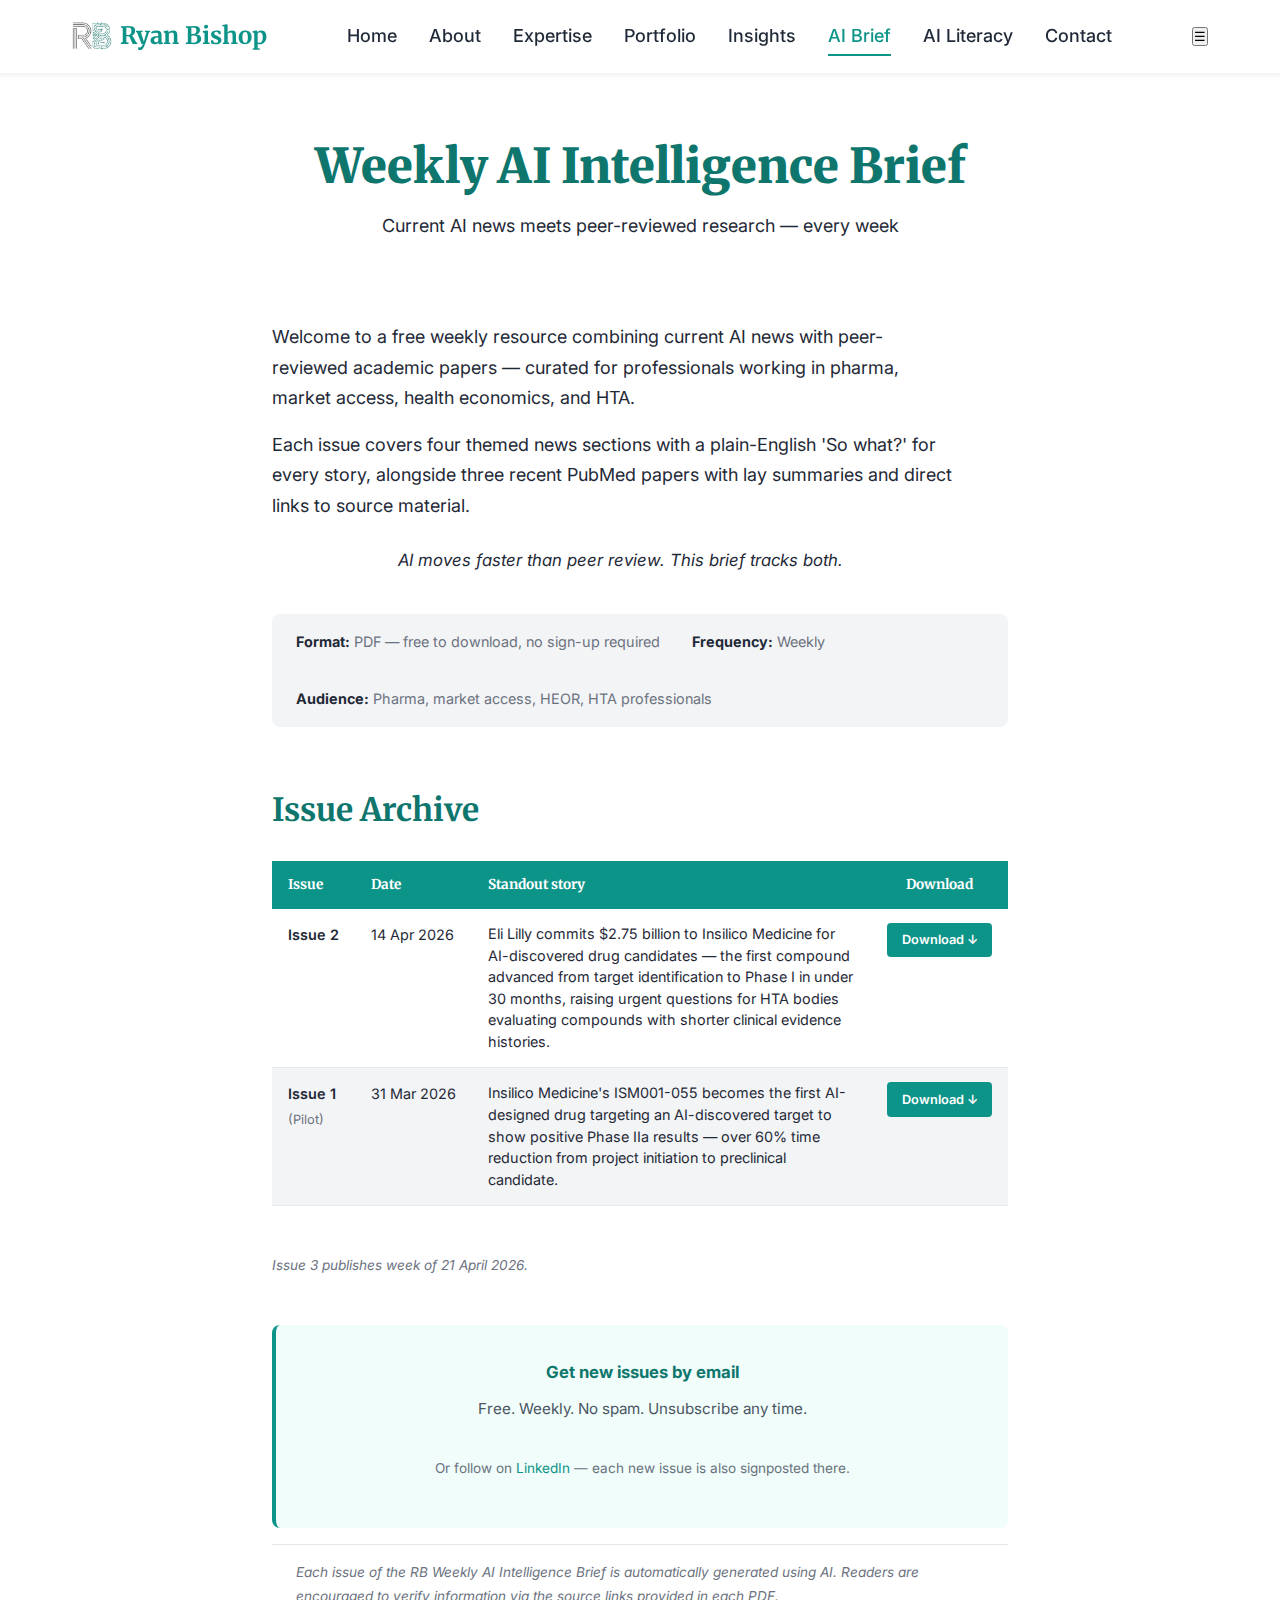
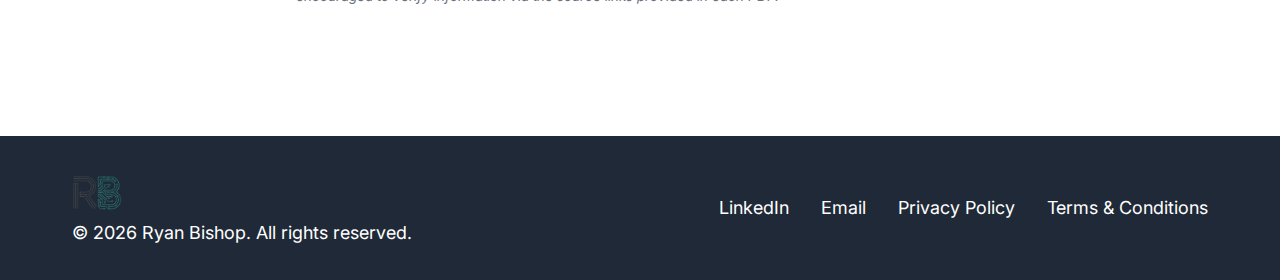
<file: brief.html>
<!DOCTYPE html>
<html lang="en">
<head>
    <meta charset="UTF-8">
    <link rel="canonical" href="https://ryanbishop.co.uk/brief.html">
    <!-- Cookiebot Consent Management - must load before GTM -->
    <script id="Cookiebot" src="https://consent.cookiebot.com/uc.js" data-cbid="0a51728e-9605-4721-8f30-aab8e9b7683c" data-blockingmode="auto" type="text/javascript"></script>
    <!-- End Cookiebot -->
    <!-- Google Tag Manager -->
    <script>(function(w,d,s,l,i){w[l]=w[l]||[];w[l].push({'gtm.start':
new Date().getTime(),event:'gtm.js'});var f=d.getElementsByTagName(s)[0],
j=d.createElement(s),dl=l!='dataLayer'?'&l='+l:'';j.async=true;j.src=
'https://www.googletagmanager.com/gtm.js?id='+i+dl;f.parentNode.insertBefore(j,f);
})(window,document,'script','dataLayer','GTM-KQFB42D4');</script>
    <!-- End Google Tag Manager -->
    <!-- Google Analytics -->
    <script async src="https://www.googletagmanager.com/gtag/js?id=G-0JWHPFXC8B"></script>
    <script>
        window.dataLayer = window.dataLayer || [];
        function gtag(){dataLayer.push(arguments);}
        gtag('js', new Date());
        gtag('config', 'G-0JWHPFXC8B');
    </script>
    <meta name="viewport" content="width=device-width, initial-scale=1.0">

    <!-- Primary Meta Tags -->
    <title>Weekly AI Intelligence Brief | Ryan Bishop</title>
    <meta name="title" content="Weekly AI Intelligence Brief | Ryan Bishop">
    <meta name="description" content="A free weekly resource combining current AI news with peer-reviewed academic papers — curated for professionals in pharma, market access, health economics, and HTA.">
    <meta name="keywords" content="AI weekly brief, pharma AI news, HEOR AI, health technology assessment AI, market access AI, AI intelligence briefing, Ryan Bishop">
    <meta name="author" content="Ryan Bishop">

    <!-- Open Graph / Facebook -->
    <meta property="og:type" content="website">
    <meta property="og:url" content="https://ryanbishop.co.uk/brief.html">
    <meta property="og:title" content="Weekly AI Intelligence Brief | Ryan Bishop">
    <meta property="og:description" content="A free weekly resource combining current AI news with peer-reviewed academic papers — curated for professionals in pharma, market access, health economics, and HTA.">
    <meta property="og:image" content="https://ryanbishop.co.uk/ryan-bishop-photo.jpg">

    <!-- Twitter -->
    <meta property="twitter:card" content="summary_large_image">
    <meta property="twitter:url" content="https://ryanbishop.co.uk/brief.html">
    <meta property="twitter:title" content="Weekly AI Intelligence Brief | Ryan Bishop">
    <meta property="twitter:description" content="A free weekly resource combining current AI news with peer-reviewed academic papers — curated for professionals in pharma, market access, health economics, and HTA.">
    <meta property="twitter:image" content="https://ryanbishop.co.uk/ryan-bishop-photo.jpg">

    <!-- Canonical -->
    <link rel="canonical" href="https://ryanbishop.co.uk/brief.html">

    <!-- Favicon -->
    <link rel="icon" type="image/x-icon" href="favicon.ico">
    <link rel="icon" type="image/png" sizes="16x16" href="favicon-16.png">
    <link rel="icon" type="image/png" sizes="32x32" href="favicon-32.png">
    <link rel="icon" type="image/png" sizes="64x64" href="favicon-64.png">

    <!-- Fonts -->
    <link rel="preconnect" href="https://fonts.googleapis.com">
    <link rel="preconnect" href="https://fonts.gstatic.com" crossorigin>
    <link href="https://fonts.googleapis.com/css2?family=Inter:wght@400;500;600&family=Merriweather:wght@400;700;900&display=swap" rel="stylesheet">

    <!-- Stylesheet -->
    <link rel="stylesheet" href="styles.css">

    <!-- Structured Data -->
    <script type="application/ld+json">
    {
        "@context": "https://schema.org",
        "@type": "Blog",
        "name": "RB Weekly AI Intelligence Brief",
        "description": "A free weekly resource combining current AI news with peer-reviewed academic papers for professionals in pharma, market access, health economics, and HTA.",
        "url": "https://ryanbishop.co.uk/brief.html",
        "author": {
            "@type": "Person",
            "name": "Ryan Bishop",
            "url": "https://ryanbishop.co.uk/"
        },
        "publisher": {
            "@type": "Person",
            "name": "Ryan Bishop",
            "url": "https://ryanbishop.co.uk/"
        }
    }
    </script>

    <style>
        /* ── Brief archive styles ── */
        .brief-intro {
            max-width: 680px;
            margin-bottom: 2.5rem;
        }

        .brief-intro p {
            color: var(--gray-dark);
            line-height: 1.7;
            margin-bottom: 1rem;
        }

        .brief-tagline {
            font-style: italic;
            color: var(--teal-primary);
            font-size: 1.05rem;
            border-left: 3px solid var(--gold);
            padding-left: 1rem;
            margin: 1.5rem 0 2rem;
            text-align: center;
        }

        .brief-meta-row {
            display: flex;
            gap: 2rem;
            flex-wrap: wrap;
            margin-bottom: 2.5rem;
            padding: 1rem 1.5rem;
            background: var(--gray-light);
            border-radius: 8px;
            font-size: 0.9rem;
            color: var(--gray-medium);
        }

        .brief-meta-row span strong {
            color: var(--gray-dark);
        }

        /* Archive table */
        .brief-archive {
            width: 100%;
            border-collapse: collapse;
            margin-bottom: 3rem;
        }

        .brief-archive thead th {
            background: var(--teal-primary);
            color: white;
            font-family: 'Merriweather', serif;
            font-size: 0.85rem;
            font-weight: 700;
            padding: 0.75rem 1rem;
            text-align: left;
        }

        .brief-archive thead th:last-child {
            text-align: center;
            width: 120px;
        }

        .brief-archive tbody tr {
            border-bottom: 1px solid #e5e7eb;
        }

        .brief-archive tbody tr:nth-child(even) {
            background: var(--gray-light);
        }

        .brief-archive tbody tr:hover {
            background: #e0f2f1;
        }

        .brief-archive td {
            padding: 0.9rem 1rem;
            font-size: 0.9rem;
            color: var(--gray-dark);
            vertical-align: top;
        }

        .brief-issue-num {
            font-weight: 600;
            color: var(--teal-dark);
            white-space: nowrap;
        }

        .brief-date {
            color: var(--gray-medium);
            font-size: 0.85rem;
            white-space: nowrap;
        }

        .brief-standout {
            line-height: 1.5;
        }

        .brief-download {
            text-align: center;
        }

        .brief-download a {
            display: inline-block;
            background: var(--teal-primary);
            color: white;
            padding: 0.4rem 0.9rem;
            border-radius: 4px;
            font-size: 0.8rem;
            font-weight: 600;
            text-decoration: none;
            transition: background 0.2s;
            white-space: nowrap;
        }

        .brief-download a:hover {
            background: var(--teal-dark);
        }

        .brief-coming-soon {
            color: var(--gray-medium);
            font-style: italic;
            font-size: 0.85rem;
        }

        /* RAI note */
        .brief-rai {
            font-size: 0.85rem;
            font-style: italic;
            color: var(--gray-medium);
            padding: 1rem 1.5rem;
            border-top: 1px solid #e5e7eb;
            margin-top: 1rem;
        }

        @media (max-width: 640px) {
            .brief-archive thead th:nth-child(3) { display: none; }
            .brief-archive td:nth-child(3) { display: none; }
            .brief-meta-row { flex-direction: column; gap: 0.5rem; }
        }
    </style>
</head>
<body>
    <!-- Google Tag Manager (noscript) -->
    <noscript><iframe src="https://www.googletagmanager.com/ns.html?id=GTM-KQFB42D4"
    height="0" width="0" style="display:none;visibility:hidden"></iframe></noscript>
    <!-- End Google Tag Manager (noscript) -->

    <!-- Navigation -->
    <nav class="nav">
        <div class="container">
            <a href="index.html" class="nav-brand">
                <img src="logo.png" alt="Ryan Bishop Logo" class="nav-logo">
                <span>Ryan Bishop</span>
            </a>
            <ul class="nav-links">
                <li><a href="index.html">Home</a></li>
                <li><a href="about.html">About</a></li>
                <li><a href="expertise.html">Expertise</a></li>
                <li><a href="portfolio.html">Portfolio</a></li>
                <li><a href="insights.html">Insights</a></li>
                <li><a href="brief.html" class="active">AI Brief</a></li>
                <li><a href="ai-literacy.html">AI Literacy</a></li>
                <li><a href="contact.html">Contact</a></li>
            </ul>
            <button class="nav-toggle" aria-label="Toggle navigation" aria-expanded="false">&#9776;</button>
        </div>
    </nav>

    <!-- Page Header -->
    <section class="page-header">
        <div class="container">
            <h1>Weekly AI Intelligence Brief</h1>
            <p>Current AI news meets peer-reviewed research — every week</p>
        </div>
    </section>

    <!-- Content -->
    <section class="content">
        <div class="container">

            <div class="brief-intro">
                <p>Welcome to a free weekly resource combining current AI news with peer-reviewed academic papers — curated for professionals working in pharma, market access, health economics, and HTA.</p>
                <p>Each issue covers four themed news sections with a plain-English 'So what?' for every story, alongside three recent PubMed papers with lay summaries and direct links to source material.</p>
                <p class="brief-tagline">AI moves faster than peer review. This brief tracks both.</p>
            </div>

            <div class="brief-meta-row">
                <span><strong>Format:</strong> PDF — free to download, no sign-up required</span>
                <span><strong>Frequency:</strong> Weekly</span>
                <span><strong>Audience:</strong> Pharma, market access, HEOR, HTA professionals</span>
            </div>

            <h2>Issue Archive</h2>

            <table class="brief-archive">
                <thead>
                    <tr>
                        <th>Issue</th>
                        <th>Date</th>
                        <th>Standout story</th>
                        <th>Download</th>
                    </tr>
                </thead>
                <tbody>
                    <tr>
                        <td class="brief-issue-num">Issue 2</td>
                        <td class="brief-date">14 Apr 2026</td>
                        <td class="brief-standout">Eli Lilly commits $2.75 billion to Insilico Medicine for AI-discovered drug candidates — the first compound advanced from target identification to Phase I in under 30 months, raising urgent questions for HTA bodies evaluating compounds with shorter clinical evidence histories.</td>
                        <td class="brief-download">
                            <a href="briefs/RB Weekly AI Brief - Issue 2 - 14.04.2026.pdf" download
                               onclick="gtag('event', 'brief_download', {'issue': '2', 'date': '14.04.2026'});">
                                Download &darr;
                            </a>
                        </td>
                    </tr>
                    <tr>
                        <td class="brief-issue-num">Issue 1<br><span style="font-weight: 400; font-size: 0.8rem; color: var(--gray-medium);">(Pilot)</span></td>
                        <td class="brief-date">31 Mar 2026</td>
                        <td class="brief-standout">Insilico Medicine's ISM001-055 becomes the first AI-designed drug targeting an AI-discovered target to show positive Phase IIa results — over 60% time reduction from project initiation to preclinical candidate.</td>
                        <td class="brief-download">
                            <a href="briefs/RB Weekly AI Brief - Issue 1 - 31.03.2026.pdf" download
                               onclick="gtag('event', 'brief_download', {'issue': '1', 'date': '31.03.2026'});">
                                Download &darr;
                            </a>
                        </td>
                    </tr>
                    <!-- Add new issues above this line -->
                </tbody>
            </table>

            <p class="brief-coming-soon">Issue 3 publishes week of 21 April 2026.</p>

            <!-- Email sign-up -->
            <div style="margin-top: 3rem; padding: 2rem; background-color: #f0fdfa; border-radius: 8px; border-left: 4px solid #0d9488; text-align: center;">
                <strong style="font-size: 1.05rem; color: #0f766e;">Get new issues by email</strong>
                <p style="margin: 0.5rem 0 1.25rem; color: #4b5563; font-size: 0.95rem;">Free. Weekly. No spam. Unsubscribe any time.</p>
                <div style="display: flex; justify-content: center;">
                    <script async src="https://eomail5.com/form/40515d04-30ee-11f1-865c-639eca6614fa.js" data-form="40515d04-30ee-11f1-865c-639eca6614fa"></script>
                </div>
                <p style="margin-top: 1rem; font-size: 0.85rem; color: #6b7280;">Or follow on <a href="https://www.linkedin.com/in/ryan-bishop-66248164/" target="_blank">LinkedIn</a> — each new issue is also signposted there.</p>
            </div>

            <p class="brief-rai">Each issue of the RB Weekly AI Intelligence Brief is automatically generated using AI. Readers are encouraged to verify information via the source links provided in each PDF.</p>

        </div>
    </section>

    <!-- Footer -->
    <footer class="footer">
        <div class="container">
            <div class="footer-row footer-brand">
                <img src="logo.png" alt="RB Logo" class="footer-logo">
                <p style="margin: 0;">&copy; 2026 Ryan Bishop. All rights reserved.</p>
            </div>
            <div class="footer-row footer-links">
                <a href="https://www.linkedin.com/in/ryan-bishop-66248164/" target="_blank">LinkedIn</a>
                <a href="/cdn-cgi/l/email-protection#1c6e657d725c6e657d727e756f74736c327f73326977">Email</a>
                <a href="privacy.html">Privacy Policy</a>
                <a href="terms.html">Terms &amp; Conditions</a>
            </div>
        </div>
    </footer>
    <script src="nav.js"></script>
</body>
</html>
</file>
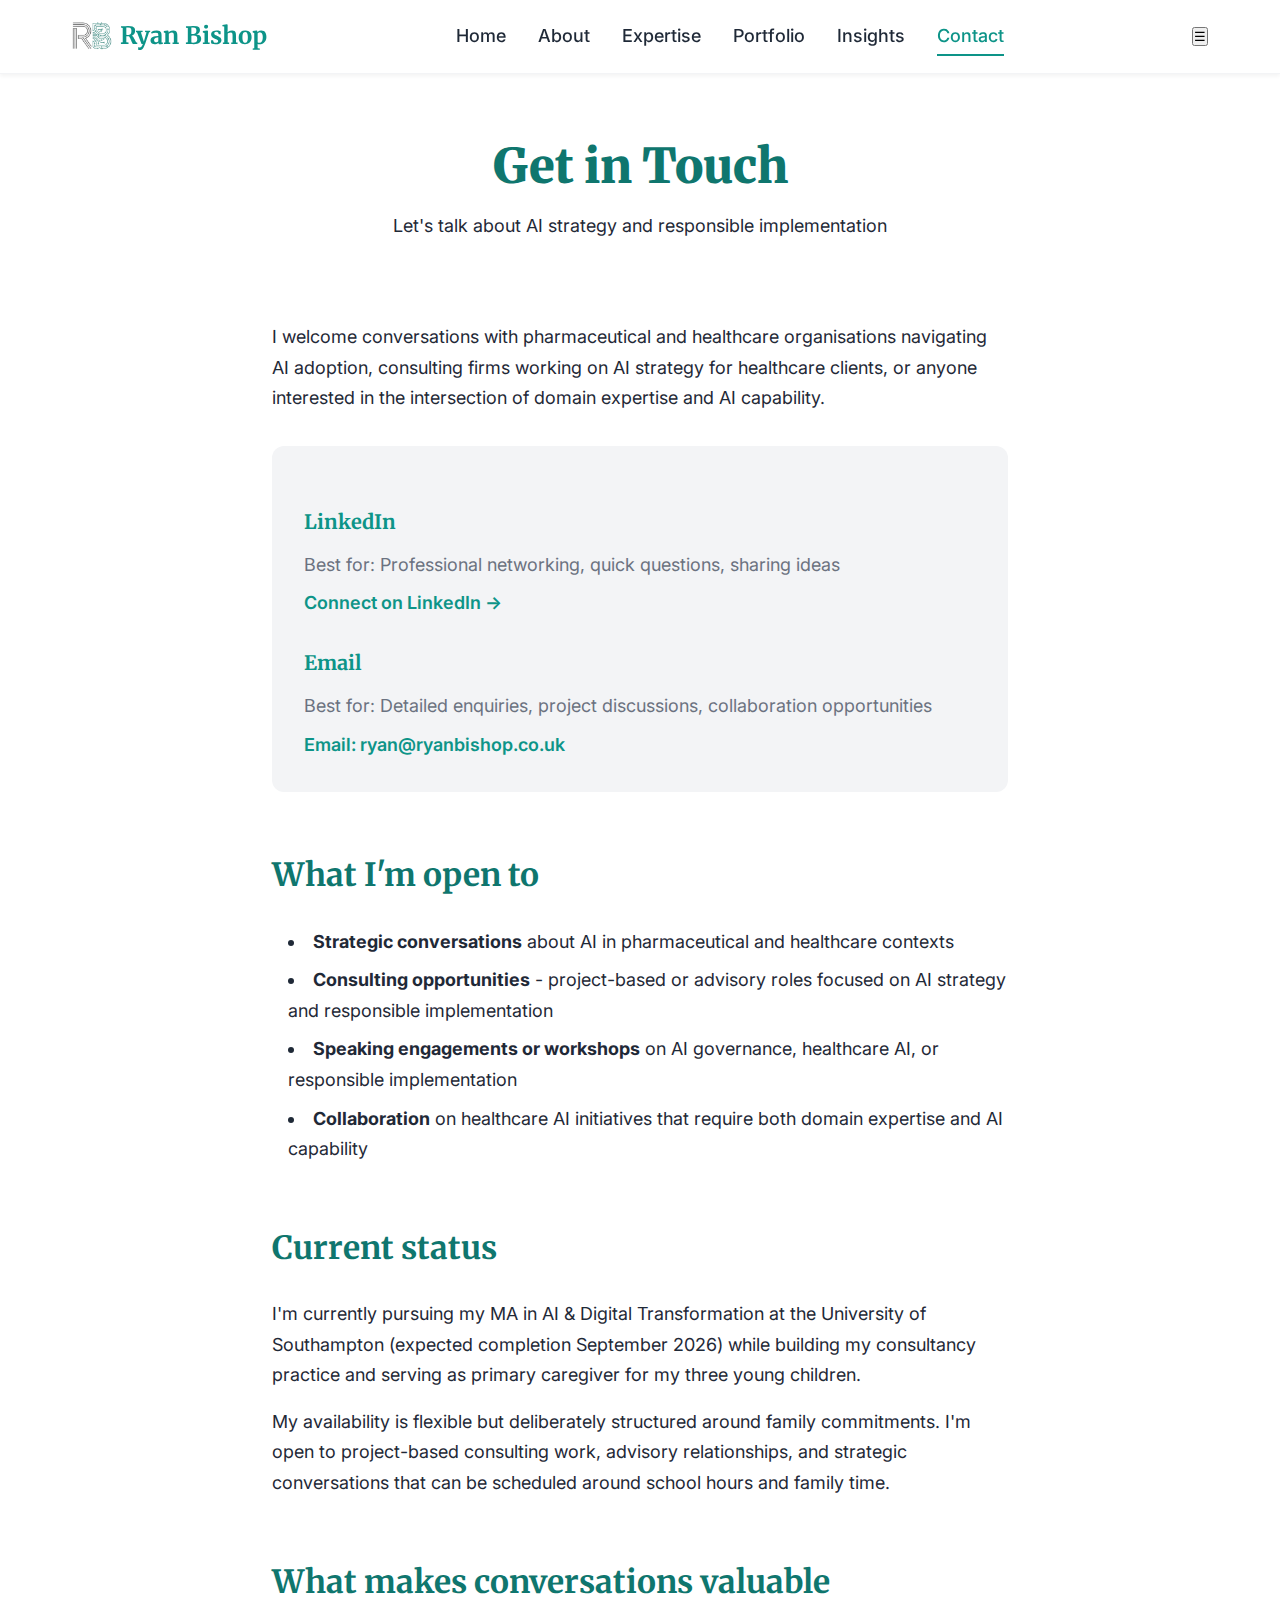
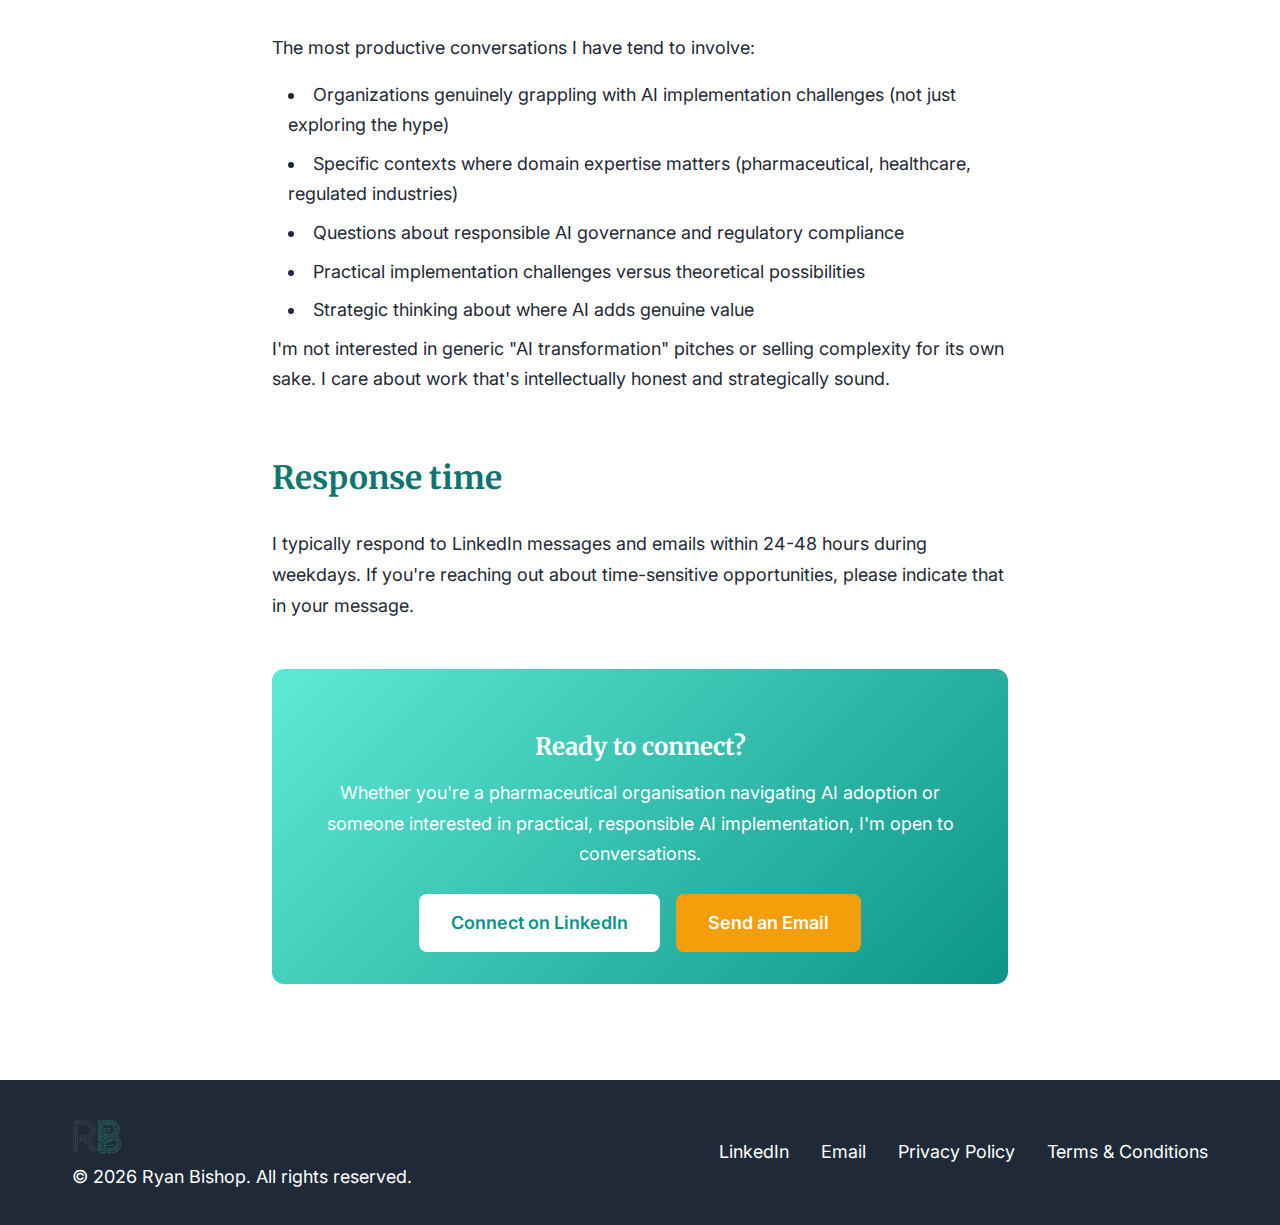
<file: contact.html>
<!DOCTYPE html>
<html lang="en">
<head>
    <meta charset="UTF-8">
    <!-- Cookiebot Consent Management - must load before GTM -->
    <script id="Cookiebot" src="https://consent.cookiebot.com/uc.js" data-cbid="0a51728e-9605-4721-8f30-aab8e9b7683c" data-blockingmode="auto" type="text/javascript"></script>
    <!-- End Cookiebot -->
    <!-- Google Tag Manager -->
    <script>(function(w,d,s,l,i){w[l]=w[l]||[];w[l].push({'gtm.start':
new Date().getTime(),event:'gtm.js'});var f=d.getElementsByTagName(s)[0],
j=d.createElement(s),dl=l!='dataLayer'?'&l='+l:'';j.async=true;j.src=
'https://www.googletagmanager.com/gtm.js?id='+i+dl;f.parentNode.insertBefore(j,f);
})(window,document,'script','dataLayer','GTM-KQFB42D4');</script>
    <!-- End Google Tag Manager -->
        <!-- Google Analytics -->
    <script async src="https://www.googletagmanager.com/gtag/js?id=G-0JWHPFXC8B"></script>
    <script>
        window.dataLayer = window.dataLayer || [];
        function gtag(){dataLayer.push(arguments);}
        gtag('js', new Date());
        gtag('config', 'G-0JWHPFXC8B');
    </script>    <meta name="viewport" content="width=device-width, initial-scale=1.0">
    
    <!-- Primary Meta Tags -->
    <title>Contact | Ryan Bishop - AI Strategy Consulting Enquiries</title>
    <meta name="title" content="Contact Ryan Bishop | AI Strategy Consultant">
    <meta name="description" content="Get in touch about AI strategy consulting, speaking engagements, or collaboration opportunities. Based in Surrey, UK. Open to pharmaceutical and healthcare AI projects.">
    <meta name="keywords" content="contact AI consultant, hire AI strategist, AI consulting enquiries, Surrey consultant, healthcare AI consulting">
    
    <!-- Open Graph / Facebook -->
    <meta property="og:type" content="website">
    <meta property="og:url" content="https://ryanbishop.co.uk/contact.html">
    <meta property="og:title" content="Contact | Ryan Bishop">
    <meta property="og:description" content="Get in touch about AI strategy and responsible implementation.">
    
    <!-- Favicon -->
    <link rel="icon" type="image/x-icon" href="favicon.ico">
    <link rel="icon" type="image/png" sizes="16x16" href="favicon-16.png">
    <link rel="icon" type="image/png" sizes="32x32" href="favicon-32.png">
    <link rel="icon" type="image/png" sizes="64x64" href="favicon-64.png">
    
    <!-- Fonts -->
    <link rel="preconnect" href="https://fonts.googleapis.com">
    <link rel="preconnect" href="https://fonts.gstatic.com" crossorigin>
    <link href="https://fonts.googleapis.com/css2?family=Inter:wght@400;500;600&family=Merriweather:wght@400;700;900&display=swap" rel="stylesheet">
    
    <!-- Stylesheet -->
    <link rel="stylesheet" href="styles.css">
</head>
<body>
    <!-- Google Tag Manager (noscript) -->
    <noscript><iframe src="https://www.googletagmanager.com/ns.html?id=GTM-KQFB42D4"
height="0" width="0" style="display:none;visibility:hidden"></iframe></noscript>
    <!-- End Google Tag Manager (noscript) -->
    <!-- Navigation -->
    <nav class="nav">
        <div class="container">
            <a href="index.html" class="nav-brand">
            <img src="logo.png" alt="Ryan Bishop Logo" class="nav-logo">
            <span>Ryan Bishop</span>
        </a>
            <ul class="nav-links">
                <li><a href="index.html">Home</a></li>
                <li><a href="about.html">About</a></li>
                <li><a href="expertise.html">Expertise</a></li>
                <li><a href="portfolio.html">Portfolio</a></li>
                <li><a href="insights.html">Insights</a></li>
                <li><a href="contact.html" class="active">Contact</a></li>
            </ul>
            <button class="nav-toggle" aria-label="Toggle navigation" aria-expanded="false">&#9776;</button>
        </div>
    </nav>

    <!-- Page Header -->
    <section class="page-header">
        <div class="container">
            <h1>Get in Touch</h1>
            <p>Let's talk about AI strategy and responsible implementation</p>
        </div>
    </section>

    <!-- Content -->
    <section class="content">
        <div class="container">
            <p>I welcome conversations with pharmaceutical and healthcare organisations navigating AI adoption, consulting firms working on AI strategy for healthcare clients, or anyone interested in the intersection of domain expertise and AI capability.</p>
            
            <div class="contact-info">
                <div class="contact-method">
                    <h3>LinkedIn</h3>
                    <p>Best for: Professional networking, quick questions, sharing ideas</p>
                    <a href="https://www.linkedin.com/in/ryan-bishop-66248164/" target="_blank">Connect on LinkedIn &rarr;</a>
                </div>
                
                <div class="contact-method">
                    <h3>Email</h3>
                    <p>Best for: Detailed enquiries, project discussions, collaboration opportunities</p>
                    <a href="mailto:ryan@ryanbishop.co.uk">Email: ryan@ryanbishop.co.uk</a>
                </div>
            </div>
            
            <h2>What I'm open to</h2>
            
            <ul class="open-to-list">
                <li><strong>Strategic conversations</strong> about AI in pharmaceutical and healthcare contexts</li>
                <li><strong>Consulting opportunities</strong> - project-based or advisory roles focused on AI strategy and responsible implementation</li>
                <li><strong>Speaking engagements or workshops</strong> on AI governance, healthcare AI, or responsible implementation</li>
                <li><strong>Collaboration</strong> on healthcare AI initiatives that require both domain expertise and AI capability</li>
            </ul>
            
            <h2>Current status</h2>
            
            <p>I'm currently pursuing my MA in AI & Digital Transformation at the University of Southampton (expected completion September 2026) while building my consultancy practice and serving as primary caregiver for my three young children.</p>
            
            <p>My availability is flexible but deliberately structured around family commitments. I'm open to project-based consulting work, advisory relationships, and strategic conversations that can be scheduled around school hours and family time.</p>
            
            <h2>What makes conversations valuable</h2>
            
            <p>The most productive conversations I have tend to involve:</p>
            
            <ul class="open-to-list">
                <li>Organizations genuinely grappling with AI implementation challenges (not just exploring the hype)</li>
                <li>Specific contexts where domain expertise matters (pharmaceutical, healthcare, regulated industries)</li>
                <li>Questions about responsible AI governance and regulatory compliance</li>
                <li>Practical implementation challenges versus theoretical possibilities</li>
                <li>Strategic thinking about where AI adds genuine value</li>
            </ul>
            
            <p>I'm not interested in generic "AI transformation" pitches or selling complexity for its own sake. I care about work that's intellectually honest and strategically sound.</p>
            
            <h2>Response time</h2>
            
            <p>I typically respond to LinkedIn messages and emails within 24-48 hours during weekdays. If you're reaching out about time-sensitive opportunities, please indicate that in your message.</p>
            
            <div style="margin-top: 3rem; padding: 2rem; background: linear-gradient(135deg, #5eead4 0%, #0d9488 100%); border-radius: 12px; text-align: center; color: white;">
                <h3 style="color: white; margin-bottom: 1rem;">Ready to connect?</h3>
                <p style="color: white; margin-bottom: 1.5rem;">Whether you're a pharmaceutical organisation navigating AI adoption or someone interested in practical, responsible AI implementation, I'm open to conversations.</p>
                <div style="display: flex; gap: 1rem; justify-content: center; flex-wrap: wrap;">
                    <a href="https://www.linkedin.com/in/ryan-bishop-66248164/" target="_blank" class="btn" style="background-color: white; color: #0d9488; border: none;">Connect on LinkedIn</a>
                    <a href="mailto:ryan@ryanbishop.co.uk" class="btn" style="background-color: #f59e0b; color: white; border: none;">Send an Email</a>
                </div>
            </div>
        </div>
    </section>

            <!-- Footer -->
    <footer class="footer">
        <div class="container">
            <div class="footer-row footer-brand">
                <img src="logo.png" alt="RB Logo" class="footer-logo">
                <p style="margin: 0;">&copy; 2026 Ryan Bishop. All rights reserved.</p>
            </div>
            <div class="footer-row footer-links">
                <a href="https://www.linkedin.com/in/ryan-bishop-66248164/" target="_blank">LinkedIn</a>
                <a href="mailto:ryan@ryanbishop.co.uk">Email</a>
                <a href="privacy.html">Privacy Policy</a>
                <a href="terms.html">Terms & Conditions</a>
            </div>
        </div>
    </footer>
    <script src="nav.js"></script>
</body>
</html>
</file>
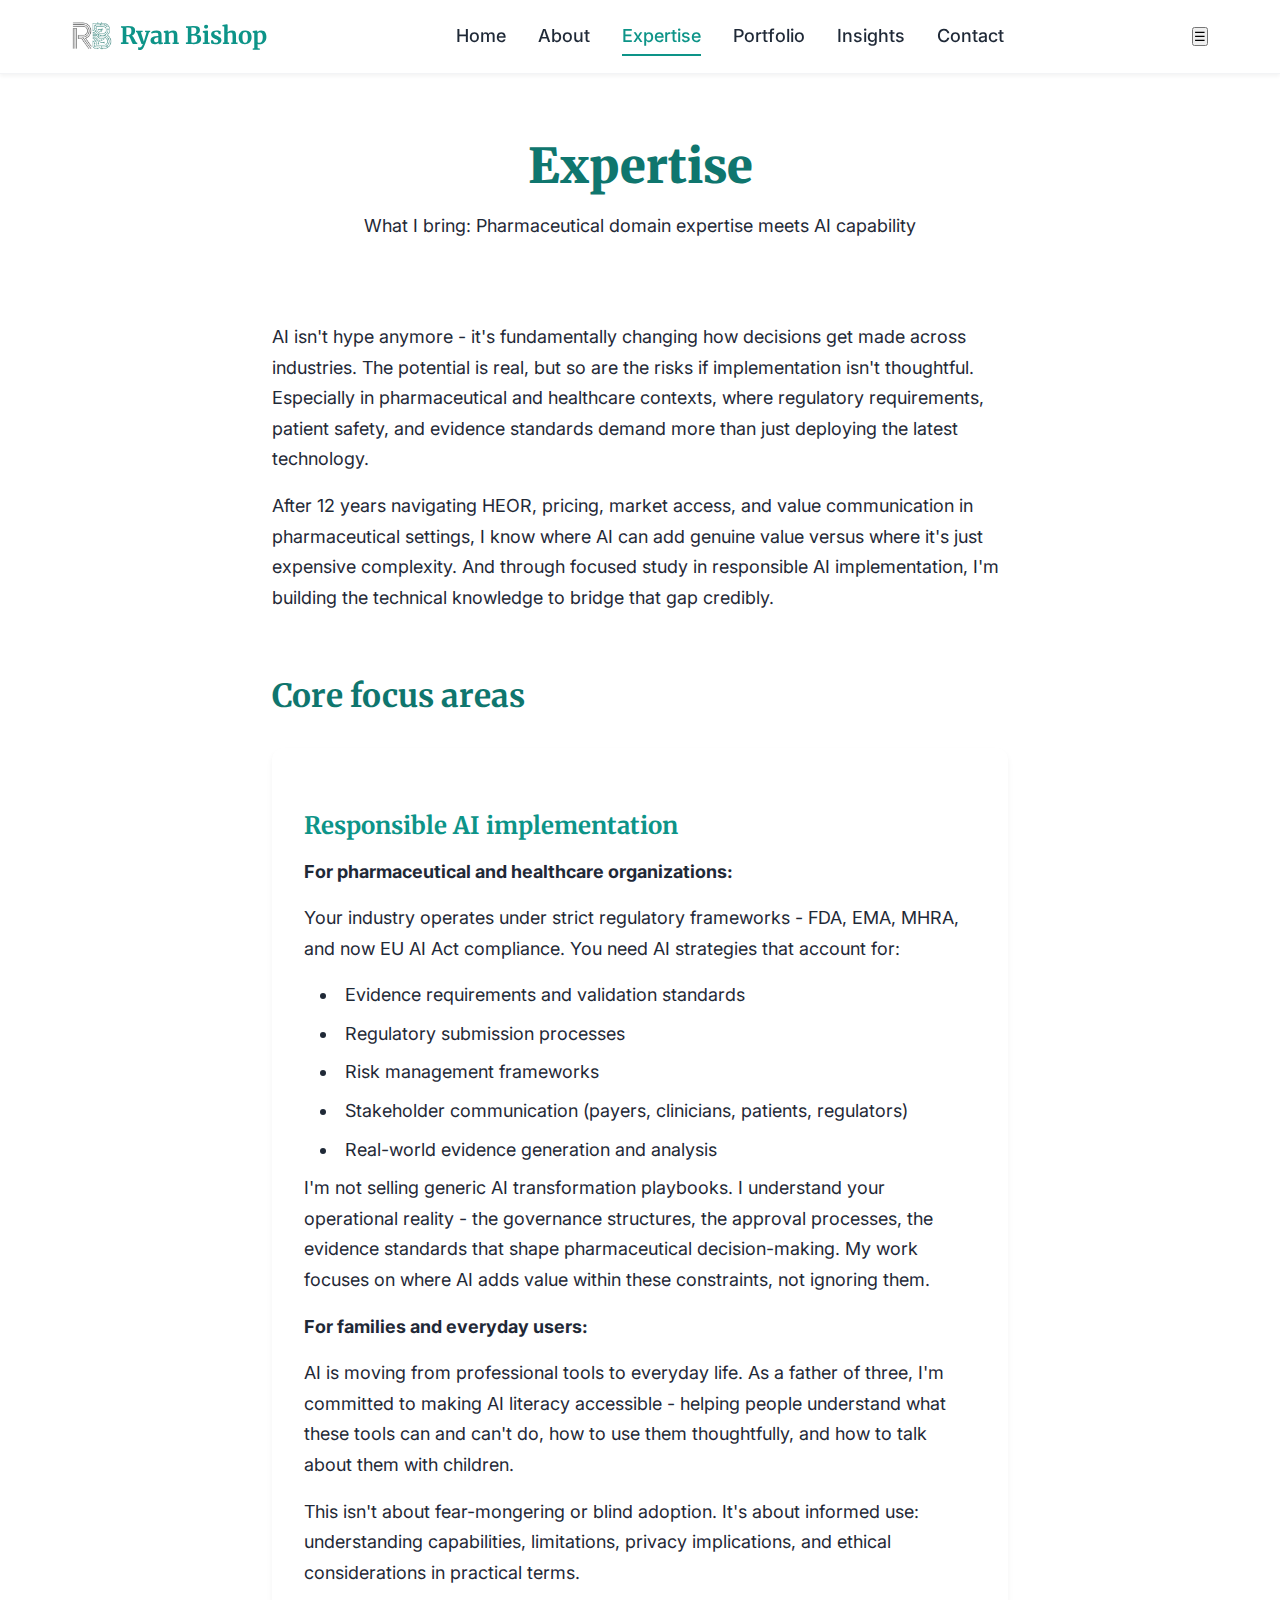
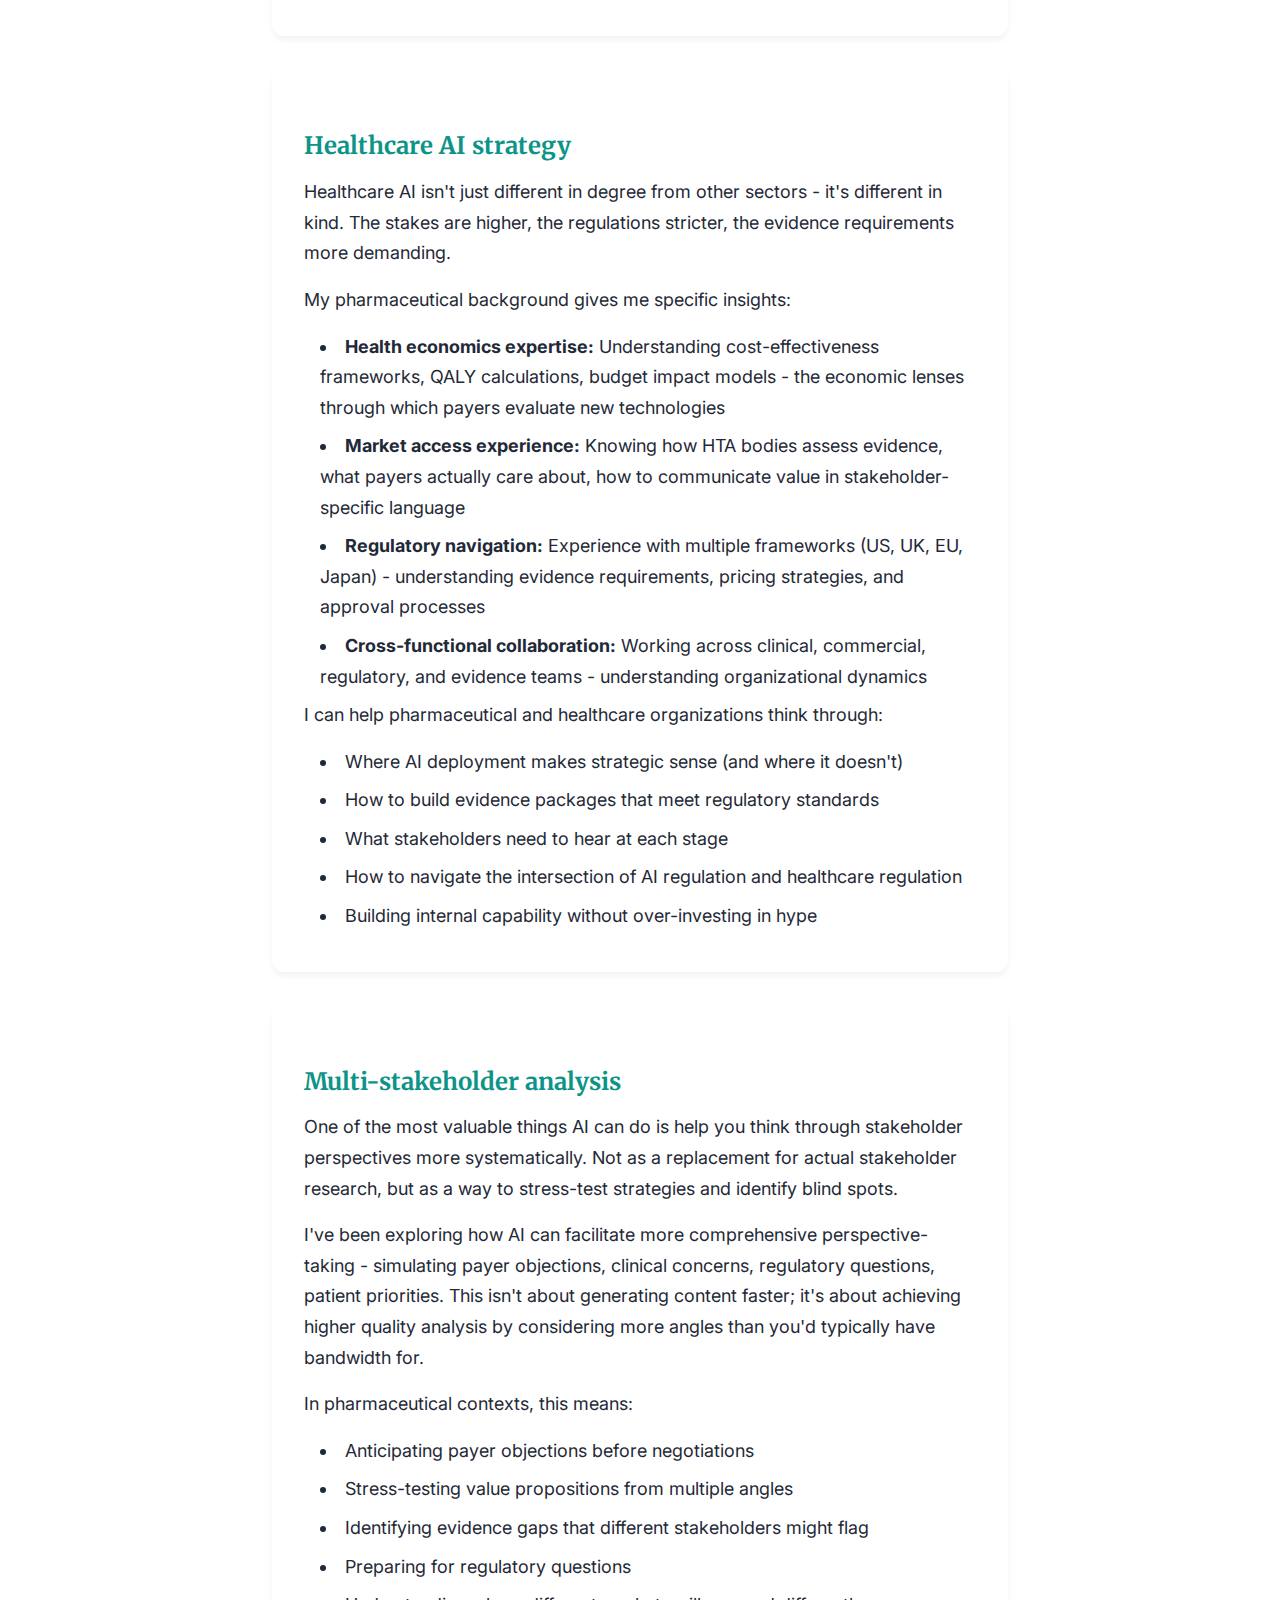
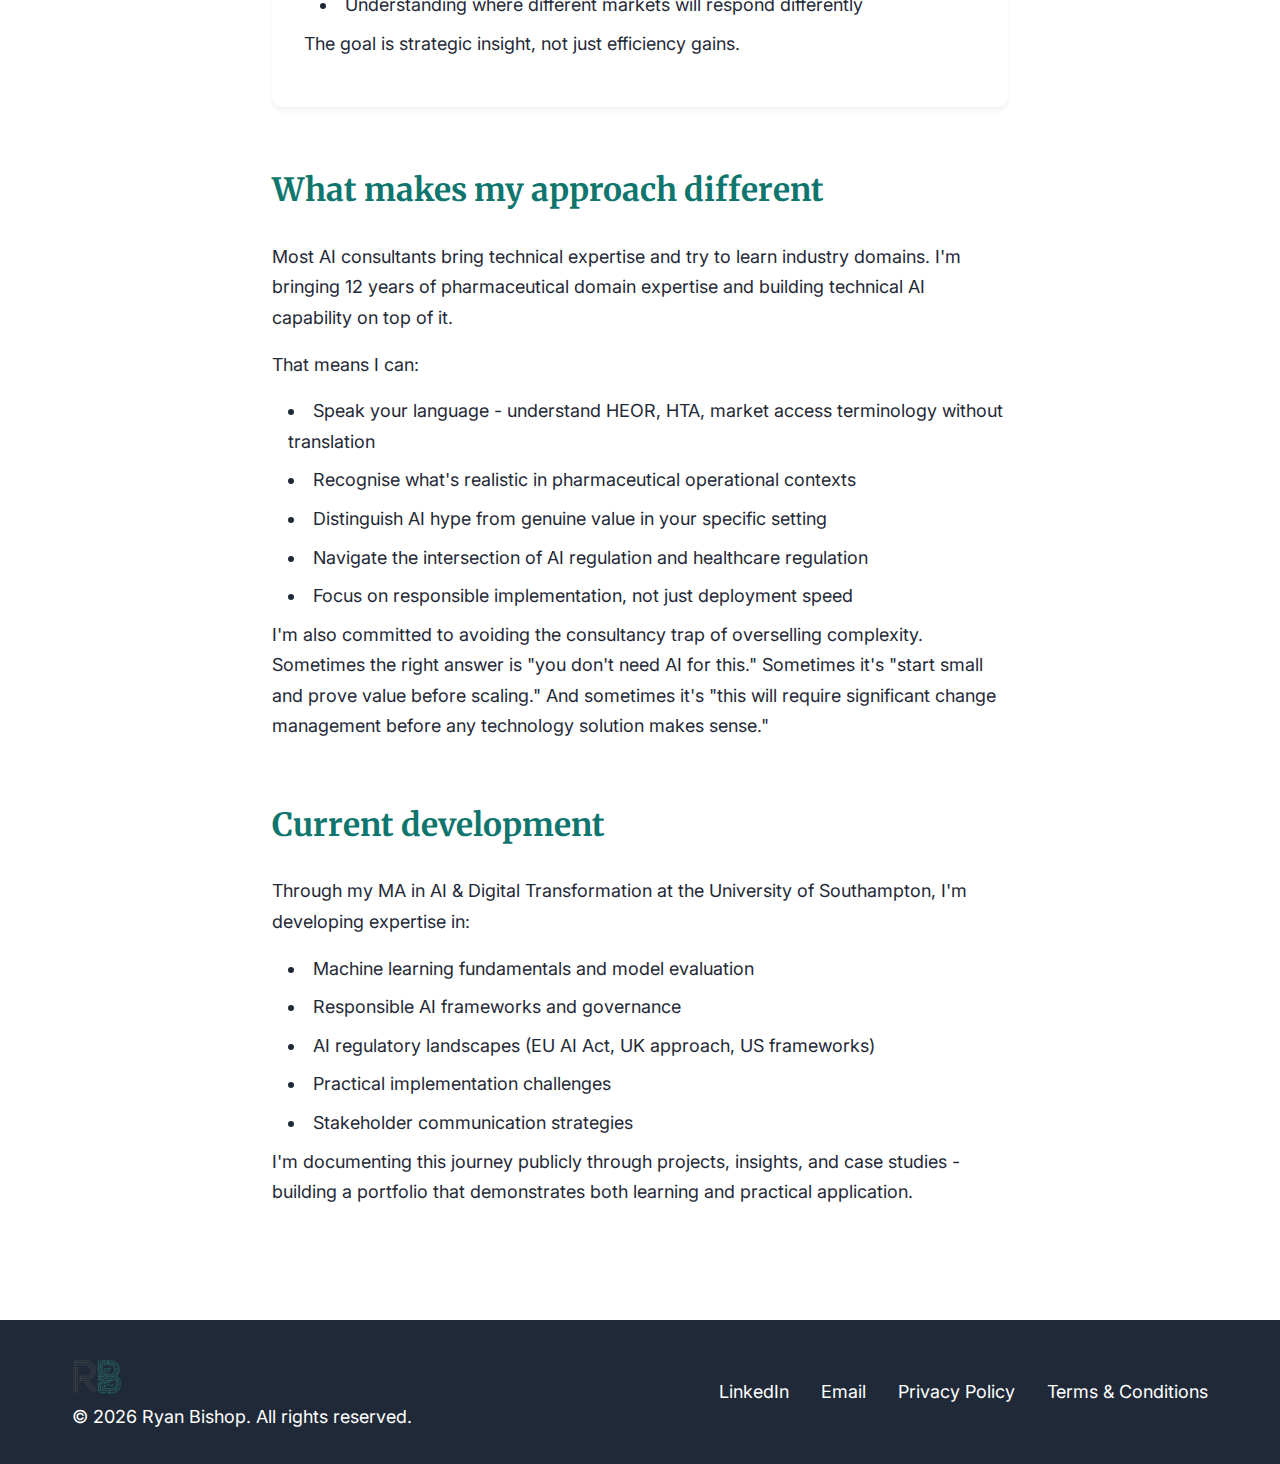
<file: expertise.html>
<!DOCTYPE html>
<html lang="en">
<head>
    <meta charset="UTF-8">
    <!-- Cookiebot Consent Management - must load before GTM -->
    <script id="Cookiebot" src="https://consent.cookiebot.com/uc.js" data-cbid="0a51728e-9605-4721-8f30-aab8e9b7683c" data-blockingmode="auto" type="text/javascript"></script>
    <!-- End Cookiebot -->
    <!-- Google Tag Manager -->
    <script>(function(w,d,s,l,i){w[l]=w[l]||[];w[l].push({'gtm.start':
new Date().getTime(),event:'gtm.js'});var f=d.getElementsByTagName(s)[0],
j=d.createElement(s),dl=l!='dataLayer'?'&l='+l:'';j.async=true;j.src=
'https://www.googletagmanager.com/gtm.js?id='+i+dl;f.parentNode.insertBefore(j,f);
})(window,document,'script','dataLayer','GTM-KQFB42D4');</script>
    <!-- End Google Tag Manager -->
        <!-- Google Analytics -->
    <script async src="https://www.googletagmanager.com/gtag/js?id=G-0JWHPFXC8B"></script>
    <script>
        window.dataLayer = window.dataLayer || [];
        function gtag(){dataLayer.push(arguments);}
        gtag('js', new Date());
        gtag('config', 'G-0JWHPFXC8B');
    </script>    <meta name="viewport" content="width=device-width, initial-scale=1.0">
    
    <!-- Primary Meta Tags -->
    <title>Expertise | Ryan Bishop - AI Strategy & Responsible Implementation</title>
    <meta name="title" content="Expertise | Ryan Bishop AI Strategy Consultant">
    <meta name="description" content="Specialising in responsible AI implementation for pharmaceutical organisations, healthcare AI strategy, and multi-stakeholder analysis. Bridging domain expertise with AI capability.">
    <meta name="keywords" content="AI expertise, responsible AI, healthcare AI strategy, pharmaceutical AI, AI governance, stakeholder analysis, HEOR AI">
    
    <!-- Open Graph / Facebook -->
    <meta property="og:type" content="website">
    <meta property="og:url" content="https://ryanbishop.co.uk/expertise.html">
    <meta property="og:title" content="AI Strategy Expertise | Ryan Bishop">
    <meta property="og:description" content="Responsible AI implementation for pharmaceutical and healthcare organizations.">
    
    <!-- Favicon -->
    <link rel="icon" type="image/x-icon" href="favicon.ico">
    <link rel="icon" type="image/png" sizes="16x16" href="favicon-16.png">
    <link rel="icon" type="image/png" sizes="32x32" href="favicon-32.png">
    <link rel="icon" type="image/png" sizes="64x64" href="favicon-64.png">
    
    <!-- Fonts -->
    <link rel="preconnect" href="https://fonts.googleapis.com">
    <link rel="preconnect" href="https://fonts.gstatic.com" crossorigin>
    <link href="https://fonts.googleapis.com/css2?family=Inter:wght@400;500;600&family=Merriweather:wght@400;700;900&display=swap" rel="stylesheet">
    
    <!-- Stylesheet -->
    <link rel="stylesheet" href="styles.css">
</head>
<body>
    <!-- Google Tag Manager (noscript) -->
    <noscript><iframe src="https://www.googletagmanager.com/ns.html?id=GTM-KQFB42D4"
height="0" width="0" style="display:none;visibility:hidden"></iframe></noscript>
    <!-- End Google Tag Manager (noscript) -->
    <!-- Navigation -->
    <nav class="nav">
        <div class="container">
            <a href="index.html" class="nav-brand">
            <img src="logo.png" alt="Ryan Bishop Logo" class="nav-logo">
            <span>Ryan Bishop</span>
        </a>
            <ul class="nav-links">
                <li><a href="index.html">Home</a></li>
                <li><a href="about.html">About</a></li>
                <li><a href="expertise.html" class="active">Expertise</a></li>
                <li><a href="portfolio.html">Portfolio</a></li>
                <li><a href="insights.html">Insights</a></li>
                <li><a href="contact.html">Contact</a></li>
            </ul>
            <button class="nav-toggle" aria-label="Toggle navigation" aria-expanded="false">&#9776;</button>
        </div>
    </nav>

    <!-- Page Header -->
    <section class="page-header">
        <div class="container">
            <h1>Expertise</h1>
            <p>What I bring: Pharmaceutical domain expertise meets AI capability</p>
        </div>
    </section>

    <!-- Content -->
    <section class="content">
        <div class="container">
            <p>AI isn't hype anymore - it's fundamentally changing how decisions get made across industries. The potential is real, but so are the risks if implementation isn't thoughtful. Especially in pharmaceutical and healthcare contexts, where regulatory requirements, patient safety, and evidence standards demand more than just deploying the latest technology.</p>
            
            <p>After 12 years navigating HEOR, pricing, market access, and value communication in pharmaceutical settings, I know where AI can add genuine value versus where it's just expensive complexity. And through focused study in responsible AI implementation, I'm building the technical knowledge to bridge that gap credibly.</p>
            
            <h2>Core focus areas</h2>
            
            <div class="value-card" style="margin-bottom: 2rem;">
                <h3>Responsible AI implementation</h3>
                <p><strong>For pharmaceutical and healthcare organizations:</strong></p>
                <p>Your industry operates under strict regulatory frameworks - FDA, EMA, MHRA, and now EU AI Act compliance. You need AI strategies that account for:</p>
                <ul class="open-to-list">
                    <li>Evidence requirements and validation standards</li>
                    <li>Regulatory submission processes</li>
                    <li>Risk management frameworks</li>
                    <li>Stakeholder communication (payers, clinicians, patients, regulators)</li>
                    <li>Real-world evidence generation and analysis</li>
                </ul>
                
                <p>I'm not selling generic AI transformation playbooks. I understand your operational reality - the governance structures, the approval processes, the evidence standards that shape pharmaceutical decision-making. My work focuses on where AI adds value within these constraints, not ignoring them.</p>
                
                <p><strong>For families and everyday users:</strong></p>
                <p>AI is moving from professional tools to everyday life. As a father of three, I'm committed to making AI literacy accessible - helping people understand what these tools can and can't do, how to use them thoughtfully, and how to talk about them with children.</p>
                
                <p>This isn't about fear-mongering or blind adoption. It's about informed use: understanding capabilities, limitations, privacy implications, and ethical considerations in practical terms.</p>
            </div>
            
            <div class="value-card" style="margin-bottom: 2rem;">
                <h3>Healthcare AI strategy</h3>
                <p>Healthcare AI isn't just different in degree from other sectors - it's different in kind. The stakes are higher, the regulations stricter, the evidence requirements more demanding.</p>
                
                <p>My pharmaceutical background gives me specific insights:</p>
                <ul class="open-to-list">
                    <li><strong>Health economics expertise:</strong> Understanding cost-effectiveness frameworks, QALY calculations, budget impact models - the economic lenses through which payers evaluate new technologies</li>
                    <li><strong>Market access experience:</strong> Knowing how HTA bodies assess evidence, what payers actually care about, how to communicate value in stakeholder-specific language</li>
                    <li><strong>Regulatory navigation:</strong> Experience with multiple frameworks (US, UK, EU, Japan) - understanding evidence requirements, pricing strategies, and approval processes</li>
                    <li><strong>Cross-functional collaboration:</strong> Working across clinical, commercial, regulatory, and evidence teams - understanding organizational dynamics</li>
                </ul>
                
                <p>I can help pharmaceutical and healthcare organizations think through:</p>
                <ul class="open-to-list">
                    <li>Where AI deployment makes strategic sense (and where it doesn't)</li>
                    <li>How to build evidence packages that meet regulatory standards</li>
                    <li>What stakeholders need to hear at each stage</li>
                    <li>How to navigate the intersection of AI regulation and healthcare regulation</li>
                    <li>Building internal capability without over-investing in hype</li>
                </ul>
            </div>
            
            <div class="value-card">
                <h3>Multi-stakeholder analysis</h3>
                <p>One of the most valuable things AI can do is help you think through stakeholder perspectives more systematically. Not as a replacement for actual stakeholder research, but as a way to stress-test strategies and identify blind spots.</p>
                
                <p>I've been exploring how AI can facilitate more comprehensive perspective-taking - simulating payer objections, clinical concerns, regulatory questions, patient priorities. This isn't about generating content faster; it's about achieving higher quality analysis by considering more angles than you'd typically have bandwidth for.</p>
                
                <p>In pharmaceutical contexts, this means:</p>
                <ul class="open-to-list">
                    <li>Anticipating payer objections before negotiations</li>
                    <li>Stress-testing value propositions from multiple angles</li>
                    <li>Identifying evidence gaps that different stakeholders might flag</li>
                    <li>Preparing for regulatory questions</li>
                    <li>Understanding where different markets will respond differently</li>
                </ul>
                
                <p>The goal is strategic insight, not just efficiency gains.</p>
            </div>
            
            <h2>What makes my approach different</h2>
            
            <p>Most AI consultants bring technical expertise and try to learn industry domains. I'm bringing 12 years of pharmaceutical domain expertise and building technical AI capability on top of it.</p>
            
            <p>That means I can:</p>
            <ul class="open-to-list">
                <li>Speak your language - understand HEOR, HTA, market access terminology without translation</li>
                <li>Recognise what's realistic in pharmaceutical operational contexts</li>
                <li>Distinguish AI hype from genuine value in your specific setting</li>
                <li>Navigate the intersection of AI regulation and healthcare regulation</li>
                <li>Focus on responsible implementation, not just deployment speed</li>
            </ul>
            
            <p>I'm also committed to avoiding the consultancy trap of overselling complexity. Sometimes the right answer is "you don't need AI for this." Sometimes it's "start small and prove value before scaling." And sometimes it's "this will require significant change management before any technology solution makes sense."</p>
            
            <h2>Current development</h2>
            
            <p>Through my MA in AI & Digital Transformation at the University of Southampton, I'm developing expertise in:</p>
            <ul class="open-to-list">
                <li>Machine learning fundamentals and model evaluation</li>
                <li>Responsible AI frameworks and governance</li>
                <li>AI regulatory landscapes (EU AI Act, UK approach, US frameworks)</li>
                <li>Practical implementation challenges</li>
                <li>Stakeholder communication strategies</li>
            </ul>
            
            <p>I'm documenting this journey publicly through projects, insights, and case studies - building a portfolio that demonstrates both learning and practical application.</p>
        </div>
    </section>

             <!-- Footer -->
    <footer class="footer">
        <div class="container">
            <div class="footer-row footer-brand">
                <img src="logo.png" alt="RB Logo" class="footer-logo">
                <p style="margin: 0;">&copy; 2026 Ryan Bishop. All rights reserved.</p>
            </div>
            <div class="footer-row footer-links">
                <a href="https://www.linkedin.com/in/ryan-bishop-66248164/" target="_blank">LinkedIn</a>
                <a href="mailto:ryan@ryanbishop.co.uk">Email</a>
                <a href="privacy.html">Privacy Policy</a>
                <a href="terms.html">Terms & Conditions</a>
            </div>
        </div>
    </footer>
    <script src="nav.js"></script>
</body>
</html>
</file>
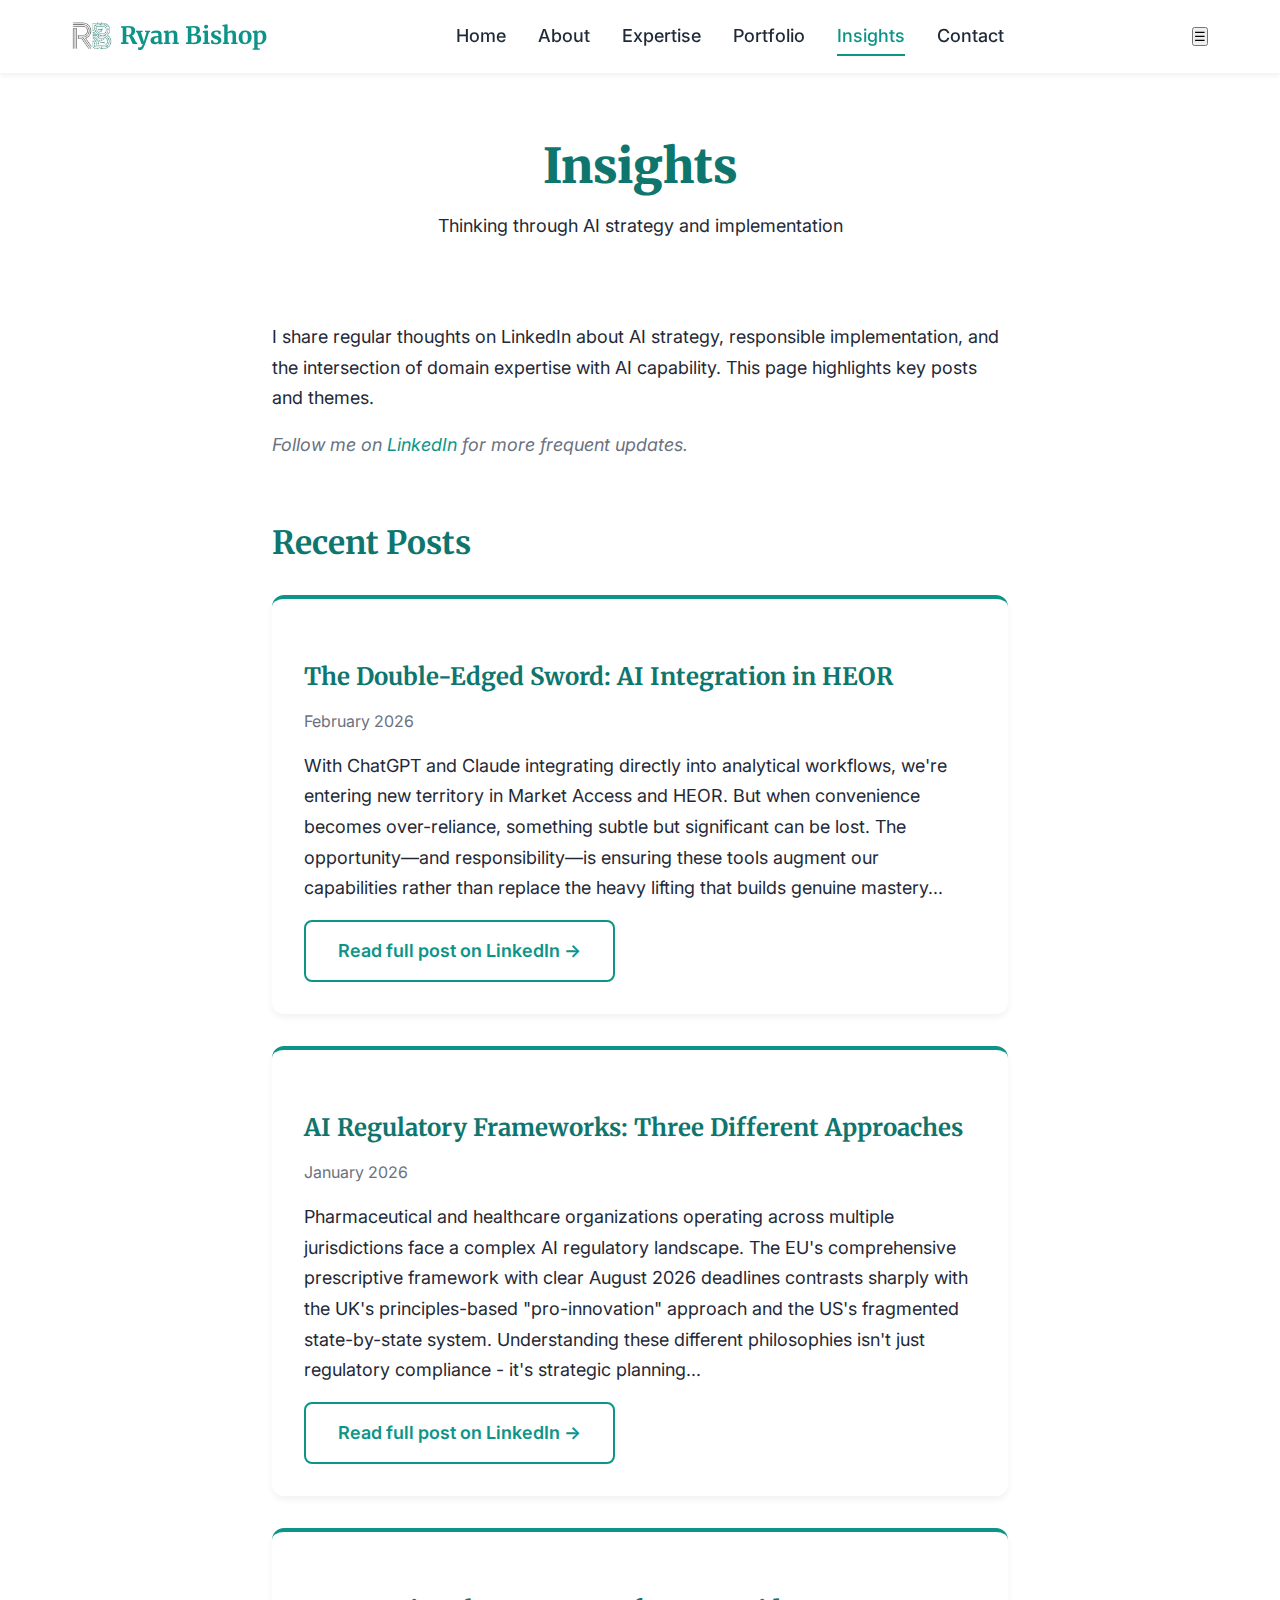
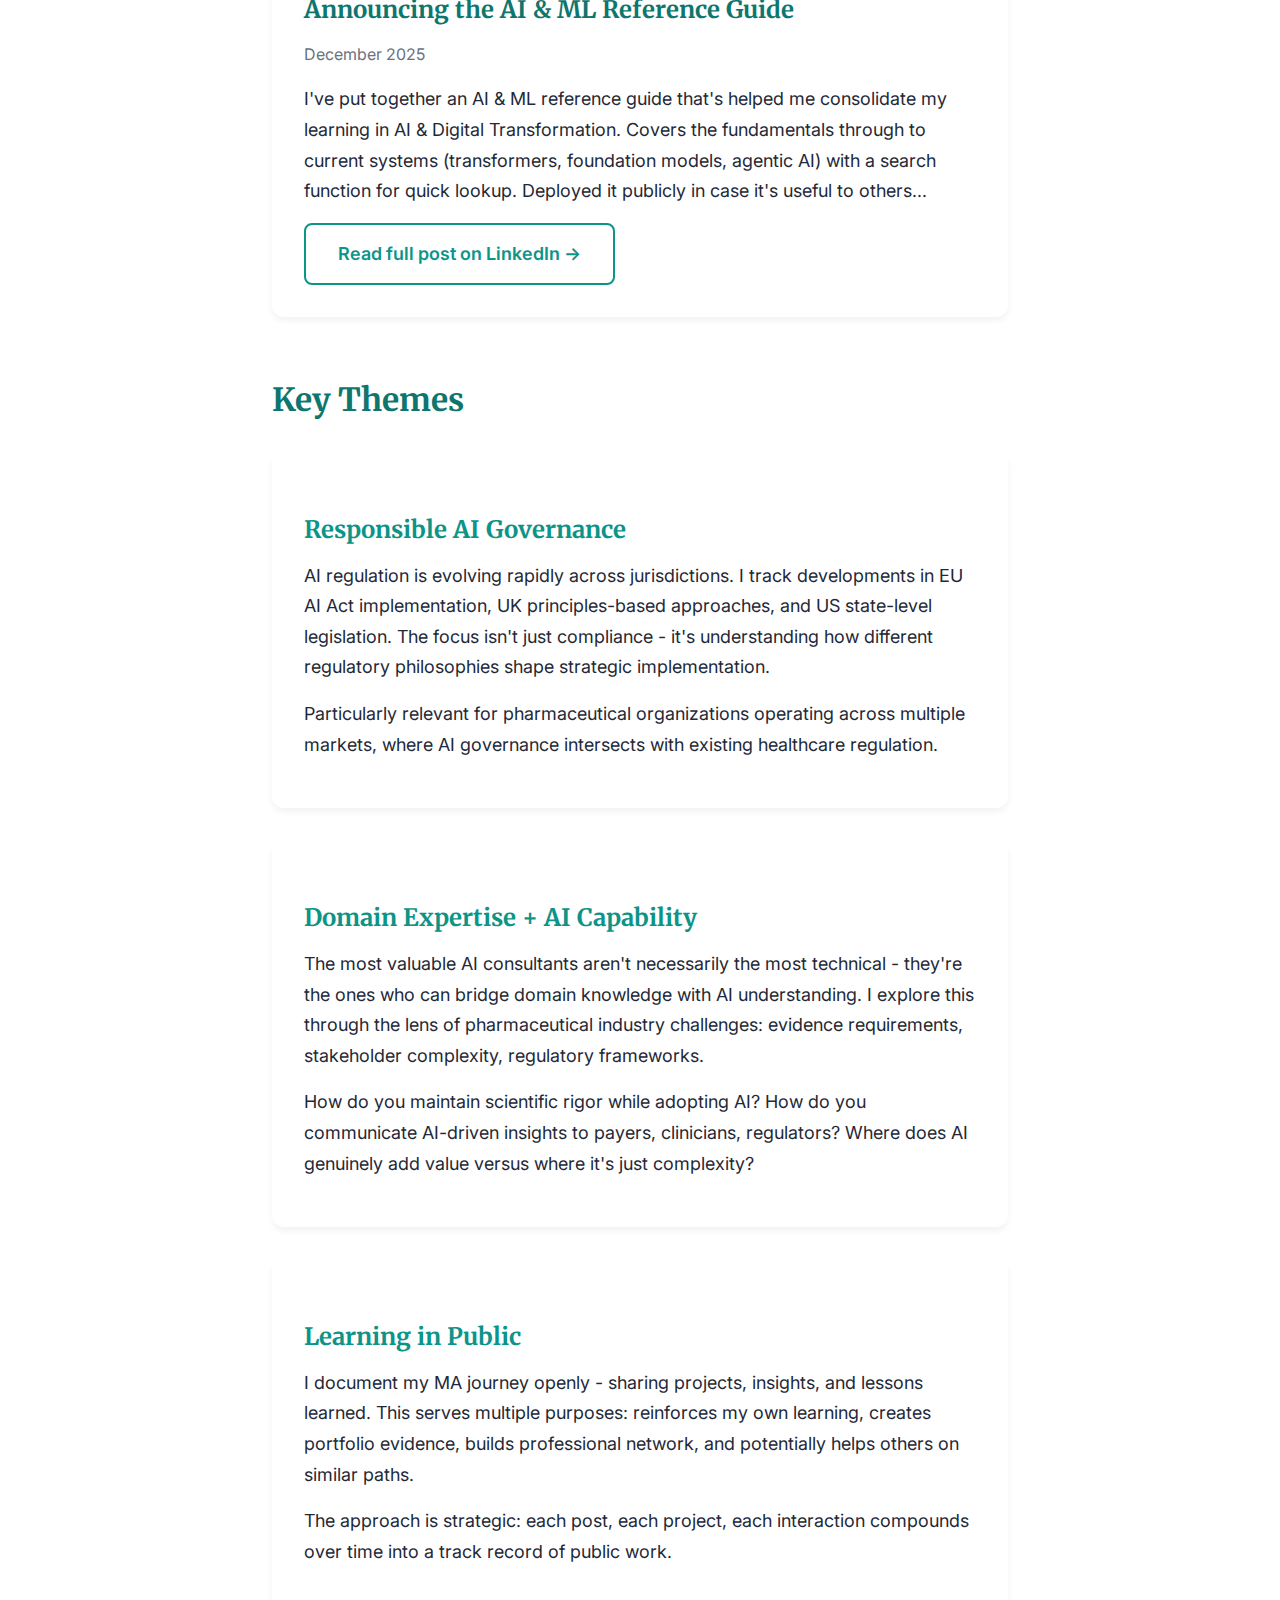
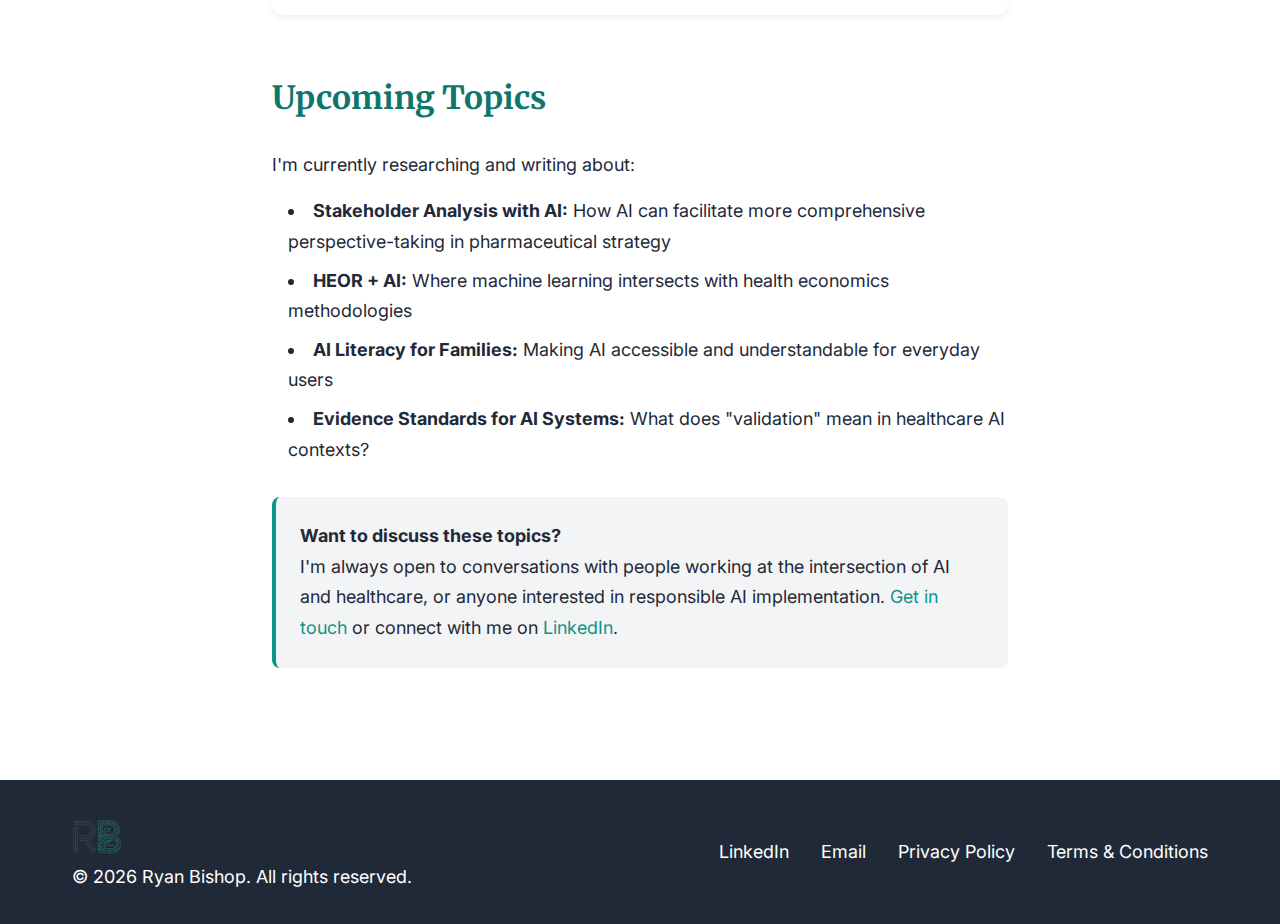
<file: insights.html>
<!DOCTYPE html>
<html lang="en">
<head>
    <meta charset="UTF-8">
    <!-- Cookiebot Consent Management - must load before GTM -->
    <script id="Cookiebot" src="https://consent.cookiebot.com/uc.js" data-cbid="0a51728e-9605-4721-8f30-aab8e9b7683c" data-blockingmode="auto" type="text/javascript"></script>
    <!-- End Cookiebot -->
    <!-- Google Tag Manager -->
    <script>(function(w,d,s,l,i){w[l]=w[l]||[];w[l].push({'gtm.start':
new Date().getTime(),event:'gtm.js'});var f=d.getElementsByTagName(s)[0],
j=d.createElement(s),dl=l!='dataLayer'?'&l='+l:'';j.async=true;j.src=
'https://www.googletagmanager.com/gtm.js?id='+i+dl;f.parentNode.insertBefore(j,f);
})(window,document,'script','dataLayer','GTM-KQFB42D4');</script>
    <!-- End Google Tag Manager -->
        <!-- Google Analytics -->
    <script async src="https://www.googletagmanager.com/gtag/js?id=G-0JWHPFXC8B"></script>
    <script>
        window.dataLayer = window.dataLayer || [];
        function gtag(){dataLayer.push(arguments);}
        gtag('js', new Date());
        gtag('config', 'G-0JWHPFXC8B');
    </script>    <meta name="viewport" content="width=device-width, initial-scale=1.0">
    
    <!-- Primary Meta Tags -->
    <title>Insights | Ryan Bishop - AI Strategy & Implementation Thinking</title>
    <meta name="title" content="Insights | Ryan Bishop AI Strategy Blog">
    <meta name="description" content="Thoughts on AI strategy, responsible implementation, regulatory frameworks (EU AI Act, UK, US), and the intersection of pharmaceutical expertise with AI capability.">
    <meta name="keywords" content="AI insights, AI blog, responsible AI, AI governance, EU AI Act, AI regulation, healthcare AI insights">
    
    <!-- Open Graph / Facebook -->
    <meta property="og:type" content="website">
    <meta property="og:url" content="https://ryanbishop.co.uk/insights.html">
    <meta property="og:title" content="Insights | Ryan Bishop">
    <meta property="og:description" content="Thinking through AI strategy and responsible implementation.">
    
    <!-- Favicon -->
    <link rel="icon" type="image/x-icon" href="favicon.ico">
    <link rel="icon" type="image/png" sizes="16x16" href="favicon-16.png">
    <link rel="icon" type="image/png" sizes="32x32" href="favicon-32.png">
    <link rel="icon" type="image/png" sizes="64x64" href="favicon-64.png">
    
    <!-- Fonts -->
    <link rel="preconnect" href="https://fonts.googleapis.com">
    <link rel="preconnect" href="https://fonts.gstatic.com" crossorigin>
    <link href="https://fonts.googleapis.com/css2?family=Inter:wght@400;500;600&family=Merriweather:wght@400;700;900&display=swap" rel="stylesheet">
    
    <!-- Stylesheet -->
    <link rel="stylesheet" href="styles.css">
</head>
<body>
    <!-- Google Tag Manager (noscript) -->
    <noscript><iframe src="https://www.googletagmanager.com/ns.html?id=GTM-KQFB42D4"
height="0" width="0" style="display:none;visibility:hidden"></iframe></noscript>
    <!-- End Google Tag Manager (noscript) -->
    <!-- Navigation -->
    <nav class="nav">
        <div class="container">
            <a href="index.html" class="nav-brand">
            <img src="logo.png" alt="Ryan Bishop Logo" class="nav-logo">
            <span>Ryan Bishop</span>
        </a>
            <ul class="nav-links">
                <li><a href="index.html">Home</a></li>
                <li><a href="about.html">About</a></li>
                <li><a href="expertise.html">Expertise</a></li>
                <li><a href="portfolio.html">Portfolio</a></li>
                <li><a href="insights.html" class="active">Insights</a></li>
                <li><a href="contact.html">Contact</a></li>
            </ul>
            <button class="nav-toggle" aria-label="Toggle navigation" aria-expanded="false">&#9776;</button>
        </div>
    </nav>

    <!-- Page Header -->
    <section class="page-header">
        <div class="container">
            <h1>Insights</h1>
            <p>Thinking through AI strategy and implementation</p>
        </div>
    </section>

    <!-- Content -->
    <section class="content">
        <div class="container">
            <p>I share regular thoughts on LinkedIn about AI strategy, responsible implementation, and the intersection of domain expertise with AI capability. This page highlights key posts and themes.</p>
            
            <p style="color: #6b7280; font-style: italic; margin-bottom: 3rem;">Follow me on <a href="https://www.linkedin.com/in/ryan-bishop-66248164/" target="_blank">LinkedIn</a> for more frequent updates.</p>
            
            <h2>Recent Posts</h2>
            
            <div class="insight-card">
                <h3>The Double-Edged Sword: AI Integration in HEOR</h3>
                <p class="insight-date">February 2026</p>
                <p class="insight-excerpt">With ChatGPT and Claude integrating directly into analytical workflows, we're entering new territory in Market Access and HEOR. But when convenience becomes over-reliance, something subtle but significant can be lost. The opportunity—and responsibility—is ensuring these tools augment our capabilities rather than replace the heavy lifting that builds genuine mastery...</p>
                <a href="https://www.linkedin.com/posts/ryan-bishop-66248164_healtheconomics-heor-marketaccess-activity-7430185444019101697-Q8HK?utm_source=share&utm_medium=member_desktop&rcm=ACoAAA2YgmoBw0-M9a8Bj90mAFbVGjf-WPJFsIg" target="_blank" class="btn btn-secondary">Read full post on LinkedIn &rarr;</a>
            </div>
            
            <div class="insight-card">
                <h3>AI Regulatory Frameworks: Three Different Approaches</h3>
                <p class="insight-date">January 2026</p>
                <p class="insight-excerpt">Pharmaceutical and healthcare organizations operating across multiple jurisdictions face a complex AI regulatory landscape. The EU's comprehensive prescriptive framework with clear August 2026 deadlines contrasts sharply with the UK's principles-based "pro-innovation" approach and the US's fragmented state-by-state system. Understanding these different philosophies isn't just regulatory compliance - it's strategic planning...</p>
                <a href="https://www.linkedin.com/posts/ryan-bishop-66248164_responsibleai-aigovernance-healthcareai-activity-7412865038182563840-vJ78?utm_source=share&utm_medium=member_desktop&rcm=ACoAAA2YgmoBw0-M9a8Bj90mAFbVGjf-WPJFsIg" target="_blank" class="btn btn-secondary">Read full post on LinkedIn &rarr;</a>
            </div>
            
            <div class="insight-card">
                <h3>Announcing the AI & ML Reference Guide</h3>
                <p class="insight-date">December 2025</p>
                <p class="insight-excerpt">I've put together an AI & ML reference guide that's helped me consolidate my learning in AI & Digital Transformation. Covers the fundamentals through to current systems (transformers, foundation models, agentic AI) with a search function for quick lookup. Deployed it publicly in case it's useful to others...</p>
                <a href="https://www.linkedin.com/posts/ryan-bishop-66248164_artificialintelligence-machinelearning-datascience-activity-7401564372701036544-g3R_?utm_source=share&utm_medium=member_desktop&rcm=ACoAAA2YgmoBw0-M9a8Bj90mAFbVGjf-WPJFsIg" target="_blank" class="btn btn-secondary">Read full post on LinkedIn &rarr;</a>
            </div>
            
            <h2>Key Themes</h2>
            
            <div class="value-card" style="margin-bottom: 2rem;">
                <h3>Responsible AI Governance</h3>
                <p>AI regulation is evolving rapidly across jurisdictions. I track developments in EU AI Act implementation, UK principles-based approaches, and US state-level legislation. The focus isn't just compliance - it's understanding how different regulatory philosophies shape strategic implementation.</p>
                <p>Particularly relevant for pharmaceutical organizations operating across multiple markets, where AI governance intersects with existing healthcare regulation.</p>
            </div>
            
            <div class="value-card" style="margin-bottom: 2rem;">
                <h3>Domain Expertise + AI Capability</h3>
                <p>The most valuable AI consultants aren't necessarily the most technical - they're the ones who can bridge domain knowledge with AI understanding. I explore this through the lens of pharmaceutical industry challenges: evidence requirements, stakeholder complexity, regulatory frameworks.</p>
                <p>How do you maintain scientific rigor while adopting AI? How do you communicate AI-driven insights to payers, clinicians, regulators? Where does AI genuinely add value versus where it's just complexity?</p>
            </div>
            
            <div class="value-card">
                <h3>Learning in Public</h3>
                <p>I document my MA journey openly - sharing projects, insights, and lessons learned. This serves multiple purposes: reinforces my own learning, creates portfolio evidence, builds professional network, and potentially helps others on similar paths.</p>
                <p>The approach is strategic: each post, each project, each interaction compounds over time into a track record of public work.</p>
            </div>
            
            <h2>Upcoming Topics</h2>
            
            <p>I'm currently researching and writing about:</p>
            
            <ul class="open-to-list">
                <li><strong>Stakeholder Analysis with AI:</strong> How AI can facilitate more comprehensive perspective-taking in pharmaceutical strategy</li>
                <li><strong>HEOR + AI:</strong> Where machine learning intersects with health economics methodologies</li>
                <li><strong>AI Literacy for Families:</strong> Making AI accessible and understandable for everyday users</li>
                <li><strong>Evidence Standards for AI Systems:</strong> What does "validation" mean in healthcare AI contexts?</li>
            </ul>
            
            <p style="margin-top: 2rem; padding: 1.5rem; background-color: #f3f4f6; border-radius: 8px; border-left: 4px solid #0d9488;">
                <strong>Want to discuss these topics?</strong><br>
                I'm always open to conversations with people working at the intersection of AI and healthcare, or anyone interested in responsible AI implementation. <a href="contact.html">Get in touch</a> or connect with me on <a href="https://www.linkedin.com/in/ryan-bishop-66248164/" target="_blank">LinkedIn</a>.
            </p>
        </div>
    </section>

            <!-- Footer -->
    <footer class="footer">
        <div class="container">
            <div class="footer-row footer-brand">
                <img src="logo.png" alt="RB Logo" class="footer-logo">
                <p style="margin: 0;">&copy; 2026 Ryan Bishop. All rights reserved.</p>
            </div>
            <div class="footer-row footer-links">
                <a href="https://www.linkedin.com/in/ryan-bishop-66248164/" target="_blank">LinkedIn</a>
                <a href="mailto:ryan@ryanbishop.co.uk">Email</a>
                <a href="privacy.html">Privacy Policy</a>
                <a href="terms.html">Terms & Conditions</a>
            </div>
        </div>
    </footer>
    <script src="nav.js"></script>
</body>
</html>
</file>
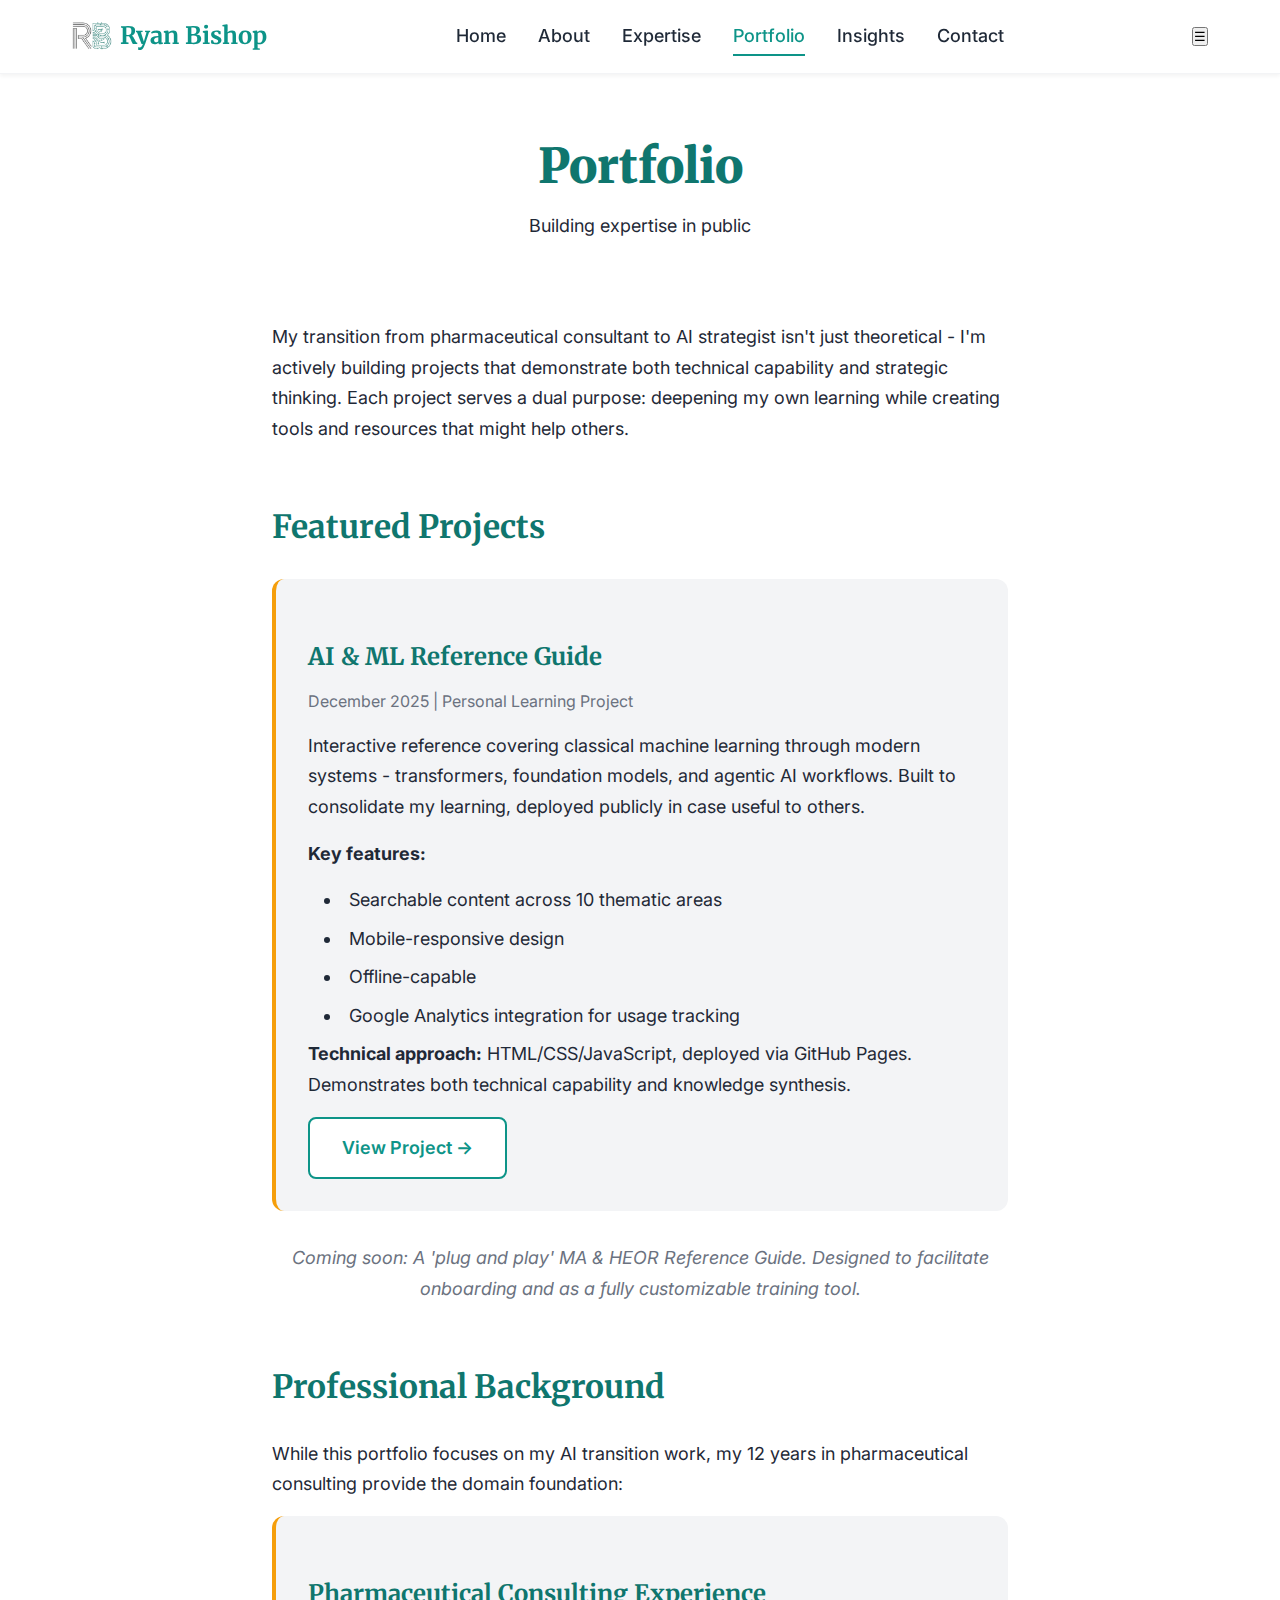
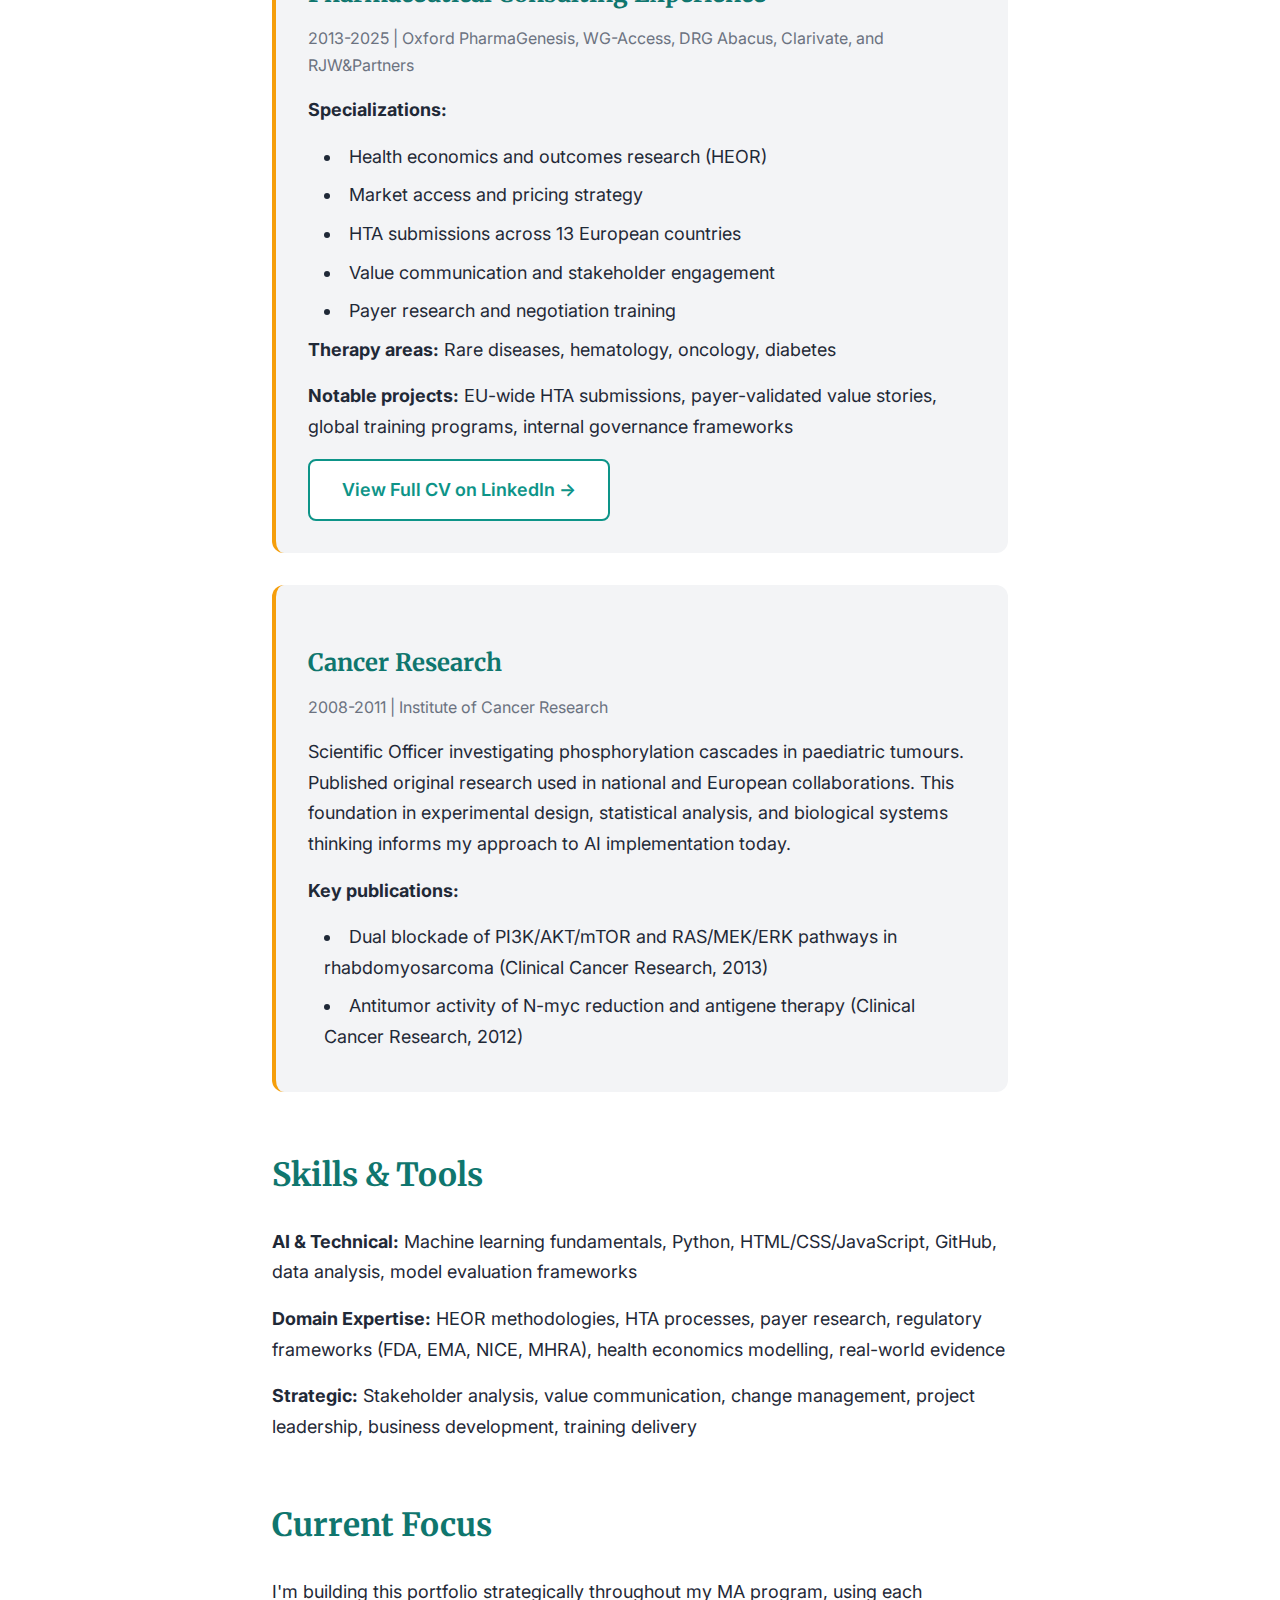
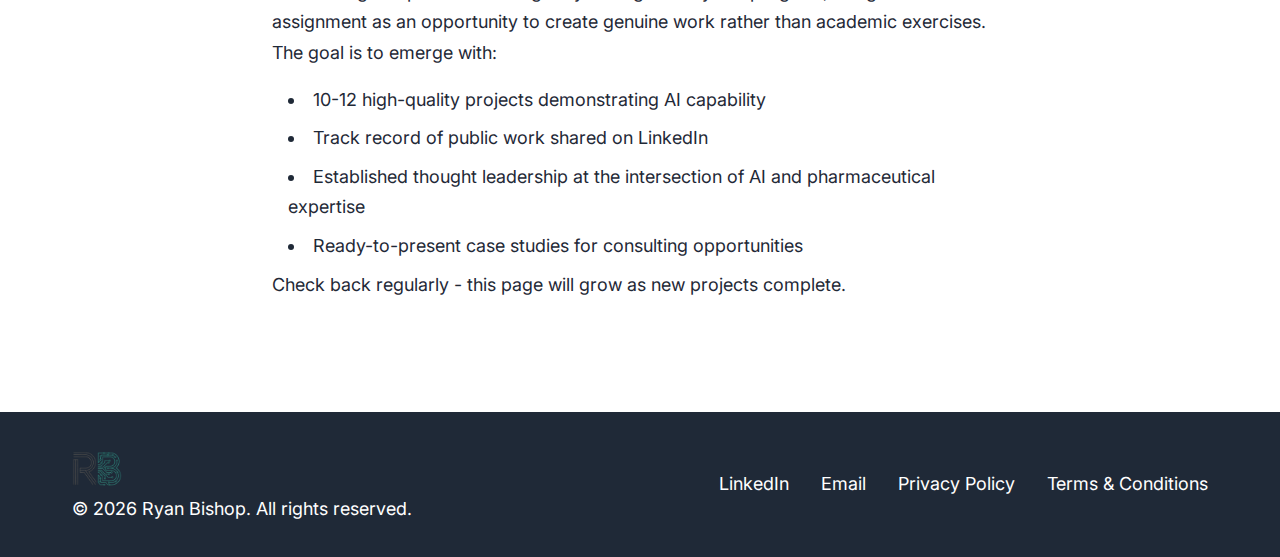
<file: portfolio.html>
<!DOCTYPE html>
<html lang="en">
<head>
    <meta charset="UTF-8">
    <!-- Cookiebot Consent Management - must load before GTM -->
    <script id="Cookiebot" src="https://consent.cookiebot.com/uc.js" data-cbid="0a51728e-9605-4721-8f30-aab8e9b7683c" data-blockingmode="auto" type="text/javascript"></script>
    <!-- End Cookiebot -->
    <!-- Google Tag Manager -->
    <script>(function(w,d,s,l,i){w[l]=w[l]||[];w[l].push({'gtm.start':
new Date().getTime(),event:'gtm.js'});var f=d.getElementsByTagName(s)[0],
j=d.createElement(s),dl=l!='dataLayer'?'&l='+l:'';j.async=true;j.src=
'https://www.googletagmanager.com/gtm.js?id='+i+dl;f.parentNode.insertBefore(j,f);
})(window,document,'script','dataLayer','GTM-KQFB42D4');</script>
    <!-- End Google Tag Manager -->
        <!-- Google Analytics -->
    <script async src="https://www.googletagmanager.com/gtag/js?id=G-0JWHPFXC8B"></script>
    <script>
        window.dataLayer = window.dataLayer || [];
        function gtag(){dataLayer.push(arguments);}
        gtag('js', new Date());
        gtag('config', 'G-0JWHPFXC8B');
    </script>    <meta name="viewport" content="width=device-width, initial-scale=1.0">
    
    <!-- Primary Meta Tags -->
    <title>Portfolio | Ryan Bishop - AI Projects & Professional Background</title>
    <meta name="title" content="Portfolio | Ryan Bishop AI Strategy Projects">
    <meta name="description" content="AI & ML projects, academic work, and 12 years pharmaceutical consulting experience across HEOR, market access, and HTA submissions. Building expertise in responsible AI implementation.">
    <meta name="keywords" content="AI projects, ML portfolio, pharmaceutical experience, HEOR projects, HTA submissions, academic work">
    
    <!-- Open Graph / Facebook -->
    <meta property="og:type" content="website">
    <meta property="og:url" content="https://ryanbishop.co.uk/portfolio.html">
    <meta property="og:title" content="Portfolio | Ryan Bishop">
    <meta property="og:description" content="AI projects and pharmaceutical consulting background.">
    
    <!-- Favicon -->
    <link rel="icon" type="image/x-icon" href="favicon.ico">
    <link rel="icon" type="image/png" sizes="16x16" href="favicon-16.png">
    <link rel="icon" type="image/png" sizes="32x32" href="favicon-32.png">
    <link rel="icon" type="image/png" sizes="64x64" href="favicon-64.png">
    
    <!-- Fonts -->
    <link rel="preconnect" href="https://fonts.googleapis.com">
    <link rel="preconnect" href="https://fonts.gstatic.com" crossorigin>
    <link href="https://fonts.googleapis.com/css2?family=Inter:wght@400;500;600&family=Merriweather:wght@400;700;900&display=swap" rel="stylesheet">
    
    <!-- Stylesheet -->
    <link rel="stylesheet" href="styles.css">
</head>
<body>
    <!-- Google Tag Manager (noscript) -->
    <noscript><iframe src="https://www.googletagmanager.com/ns.html?id=GTM-KQFB42D4"
height="0" width="0" style="display:none;visibility:hidden"></iframe></noscript>
    <!-- End Google Tag Manager (noscript) -->
    <!-- Navigation -->
    <nav class="nav">
        <div class="container">
            <a href="index.html" class="nav-brand">
                <img src="logo.png" alt="Ryan Bishop Logo" class="nav-logo">
                <span>Ryan Bishop</span>
            </a>
            <ul class="nav-links">
                <li><a href="index.html">Home</a></li>
                <li><a href="about.html">About</a></li>
                <li><a href="expertise.html">Expertise</a></li>
                <li><a href="portfolio.html" class="active">Portfolio</a></li>
                <li><a href="insights.html">Insights</a></li>
                <li><a href="contact.html">Contact</a></li>
            </ul>
            <button class="nav-toggle" aria-label="Toggle navigation" aria-expanded="false">&#9776;</button>
        </div>
    </nav>

    <!-- Page Header -->
    <section class="page-header">
        <div class="container">
            <h1>Portfolio</h1>
            <p>Building expertise in public</p>
        </div>
    </section>

    <!-- Content -->
    <section class="content">
        <div class="container">
            <p>My transition from pharmaceutical consultant to AI strategist isn't just theoretical - I'm actively building projects that demonstrate both technical capability and strategic thinking. Each project serves a dual purpose: deepening my own learning while creating tools and resources that might help others.</p>
            
            <h2>Featured Projects</h2>
            
            <div class="project-card">
                <h3>AI & ML Reference Guide</h3>
                <p class="project-meta">December 2025 | Personal Learning Project</p>
                <p>Interactive reference covering classical machine learning through modern systems - transformers, foundation models, and agentic AI workflows. Built to consolidate my learning, deployed publicly in case useful to others.</p>
                
                <p><strong>Key features:</strong></p>
                <ul class="open-to-list">
                    <li>Searchable content across 10 thematic areas</li>
                    <li>Mobile-responsive design</li>
                    <li>Offline-capable</li>
                    <li>Google Analytics integration for usage tracking</li>
                </ul>
                
                <p><strong>Technical approach:</strong> HTML/CSS/JavaScript, deployed via GitHub Pages. Demonstrates both technical capability and knowledge synthesis.</p>
                
                <a href="https://r-s-bishop.github.io/ai-portfolio/AI_ML_Reference_Guide.html" target="_blank" class="btn btn-secondary">View Project &rarr;</a>
            </div>
            
            <p style="text-align: center; color: #6b7280; font-style: italic; margin-top: 2rem;">Coming soon: A 'plug and play' MA & HEOR Reference Guide. Designed to facilitate onboarding and as a fully customizable training tool.</p>
    
            
            <h2>Professional Background</h2>
            
            <p>While this portfolio focuses on my AI transition work, my 12 years in pharmaceutical consulting provide the domain foundation:</p>
            
            <div class="project-card">
                <h3>Pharmaceutical Consulting Experience</h3>
                <p class="project-meta">2013-2025 | Oxford PharmaGenesis, WG-Access, DRG Abacus, Clarivate, and RJW&Partners</p>
                
                <p><strong>Specializations:</strong></p>
                <ul class="open-to-list">
                    <li>Health economics and outcomes research (HEOR)</li>
                    <li>Market access and pricing strategy</li>
                    <li>HTA submissions across 13 European countries</li>
                    <li>Value communication and stakeholder engagement</li>
                    <li>Payer research and negotiation training</li>
                </ul>
                
                <p><strong>Therapy areas:</strong> Rare diseases, hematology, oncology, diabetes</p>
                
                <p><strong>Notable projects:</strong> EU-wide HTA submissions, payer-validated value stories, global training programs, internal governance frameworks</p>
                
                <a href="https://www.linkedin.com/in/ryan-bishop-66248164/" target="_blank" class="btn btn-secondary">View Full CV on LinkedIn &rarr;</a>
            </div>
            
            <div class="project-card">
                <h3>Cancer Research</h3>
                <p class="project-meta">2008-2011 | Institute of Cancer Research</p>
                
                <p>Scientific Officer investigating phosphorylation cascades in paediatric tumours. Published original research used in national and European collaborations. This foundation in experimental design, statistical analysis, and biological systems thinking informs my approach to AI implementation today.</p>
                
                <p><strong>Key publications:</strong></p>
                <ul class="open-to-list">
                    <li>Dual blockade of PI3K/AKT/mTOR and RAS/MEK/ERK pathways in rhabdomyosarcoma (Clinical Cancer Research, 2013)</li>
                    <li>Antitumor activity of N-myc reduction and antigene therapy (Clinical Cancer Research, 2012)</li>
                </ul>
            </div>
            
            <h2>Skills & Tools</h2>
            
            <p><strong>AI & Technical:</strong> Machine learning fundamentals, Python, HTML/CSS/JavaScript, GitHub, data analysis, model evaluation frameworks</p>
            
            <p><strong>Domain Expertise:</strong> HEOR methodologies, HTA processes, payer research, regulatory frameworks (FDA, EMA, NICE, MHRA), health economics modelling, real-world evidence</p>
            
            <p><strong>Strategic:</strong> Stakeholder analysis, value communication, change management, project leadership, business development, training delivery</p>
            
            <h2>Current Focus</h2>
            
            <p>I'm building this portfolio strategically throughout my MA program, using each assignment as an opportunity to create genuine work rather than academic exercises. The goal is to emerge with:</p>
            
            <ul class="open-to-list">
                <li>10-12 high-quality projects demonstrating AI capability</li>
                <li>Track record of public work shared on LinkedIn</li>
                <li>Established thought leadership at the intersection of AI and pharmaceutical expertise</li>
                <li>Ready-to-present case studies for consulting opportunities</li>
            </ul>
            
            <p>Check back regularly - this page will grow as new projects complete.</p>
        </div>
    </section>

             <!-- Footer -->
    <footer class="footer">
        <div class="container">
            <div class="footer-row footer-brand">
                <img src="logo.png" alt="RB Logo" class="footer-logo">
                <p style="margin: 0;">&copy; 2026 Ryan Bishop. All rights reserved.</p>
            </div>
            <div class="footer-row footer-links">
                <a href="https://www.linkedin.com/in/ryan-bishop-66248164/" target="_blank">LinkedIn</a>
                <a href="mailto:ryan@ryanbishop.co.uk">Email</a>
                <a href="privacy.html">Privacy Policy</a>
                <a href="terms.html">Terms & Conditions</a>
            </div>
        </div>
    </footer>
    <script src="nav.js"></script>
</body>
</html>
</file>
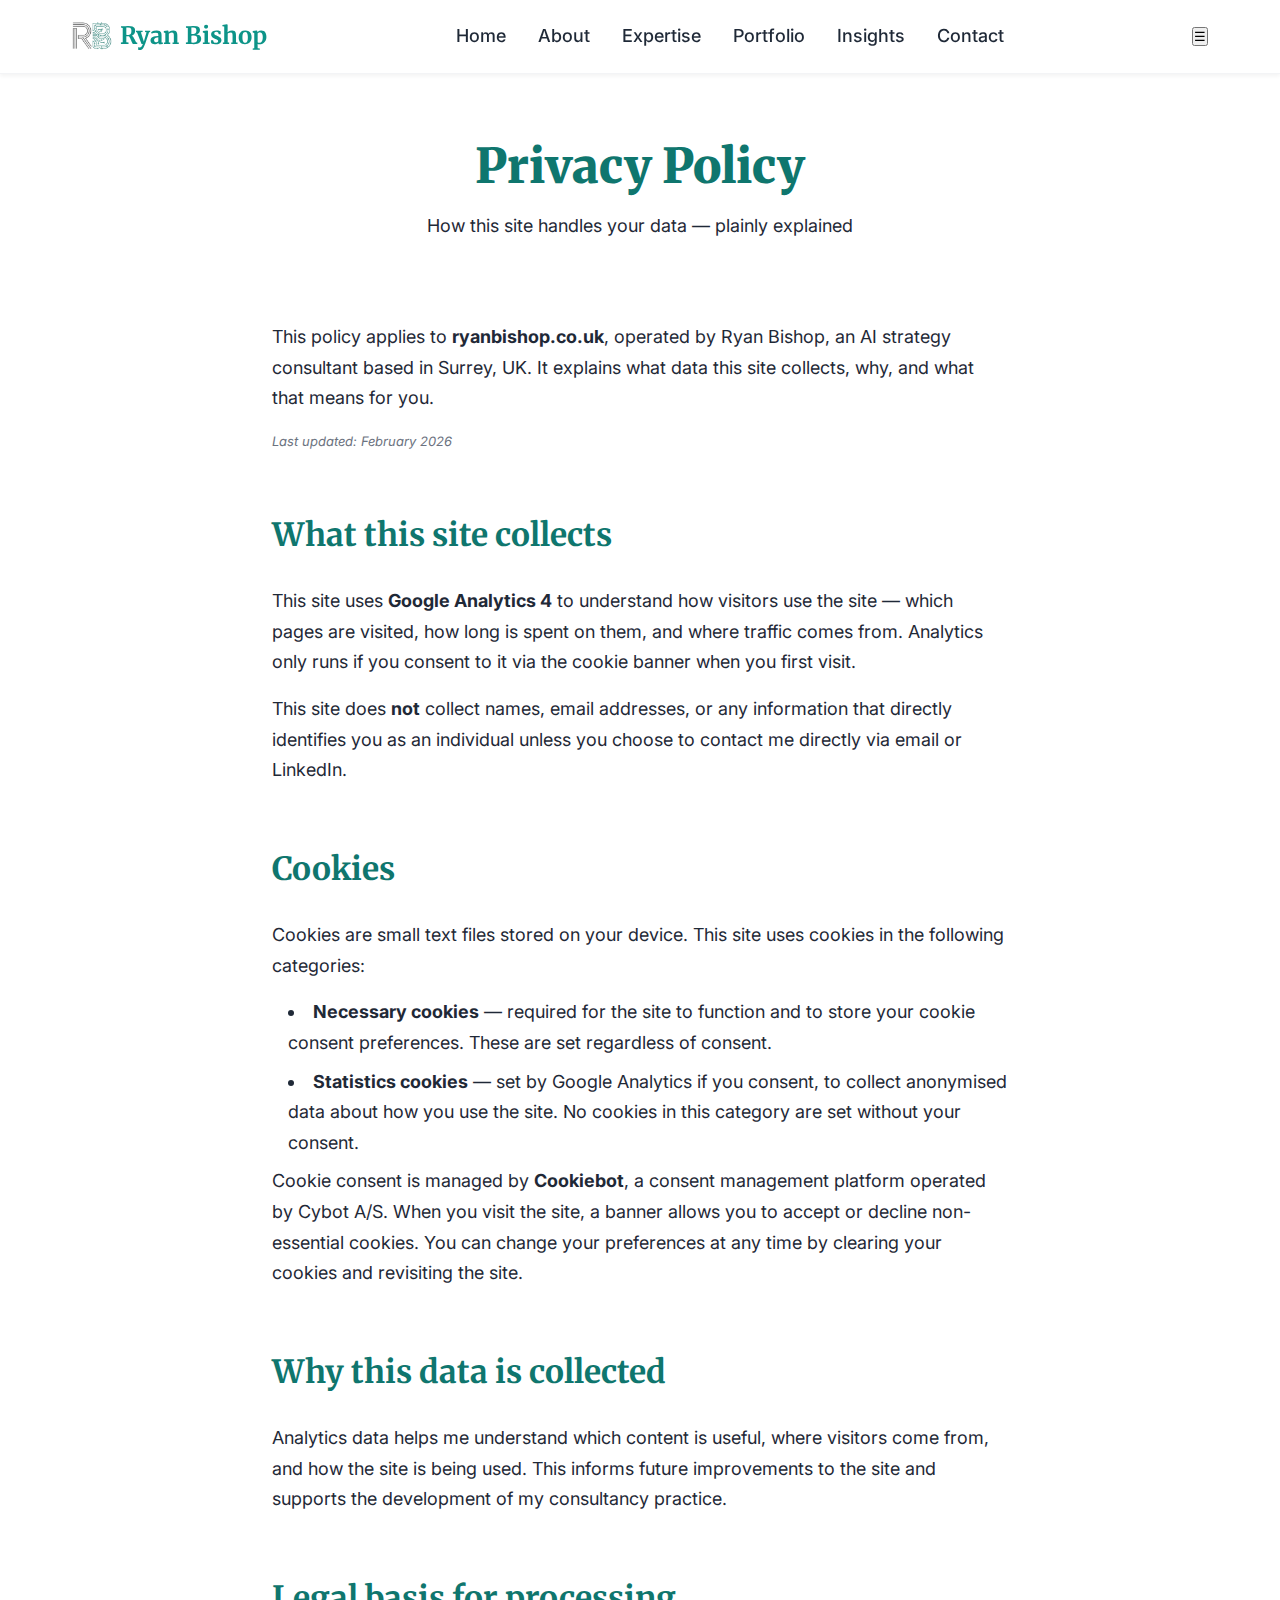
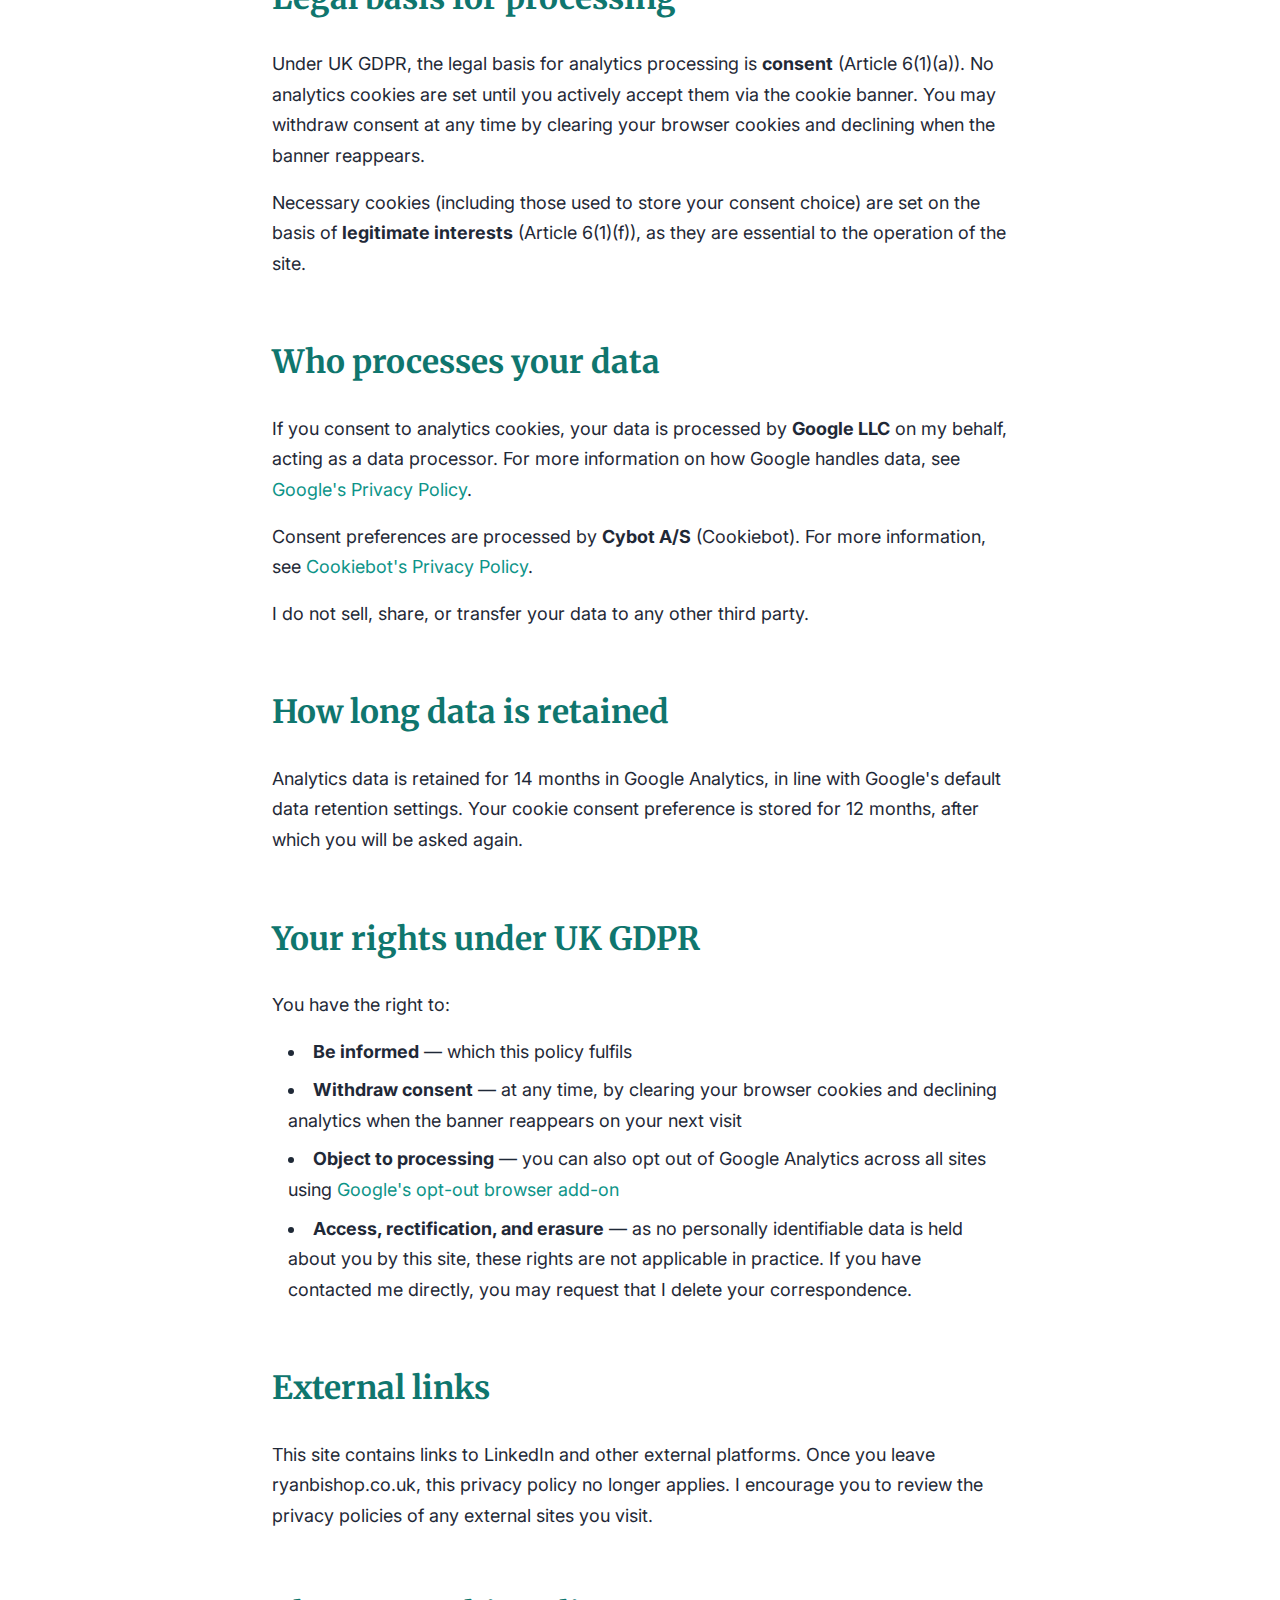
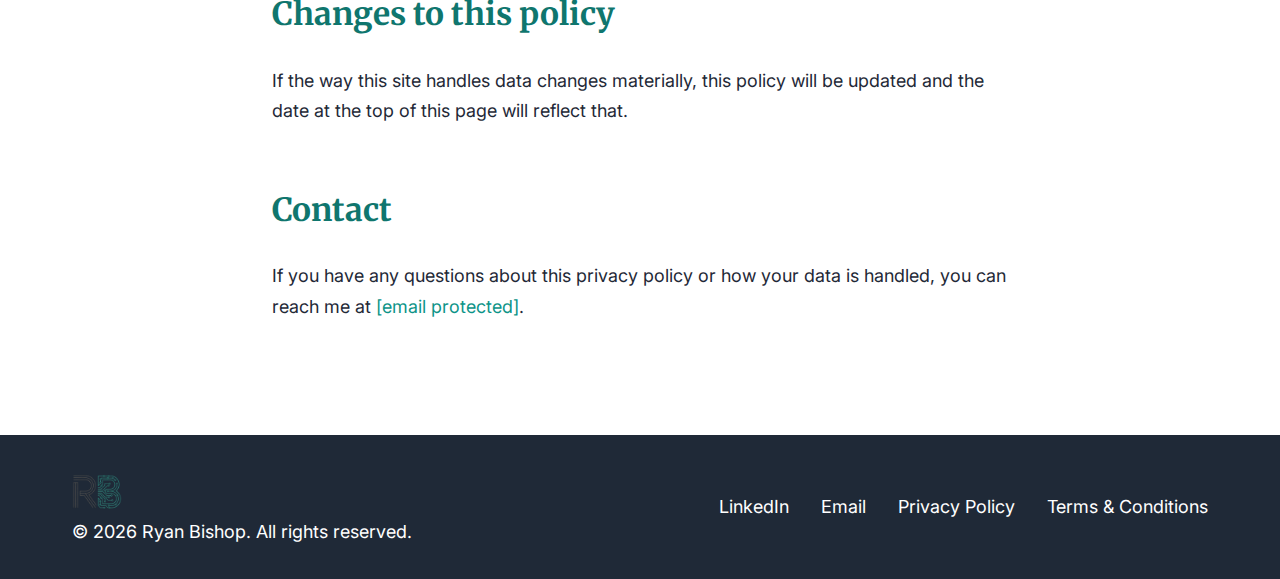
<file: privacy.html>
<!DOCTYPE html>
<html lang="en">
<head>
    <meta charset="UTF-8">
    <!-- Cookiebot Consent Management - must load before GTM -->
    <script id="Cookiebot" src="https://consent.cookiebot.com/uc.js" data-cbid="0a51728e-9605-4721-8f30-aab8e9b7683c" data-blockingmode="auto" type="text/javascript"></script>
    <!-- End Cookiebot -->
    <!-- Google Tag Manager -->
    <script>(function(w,d,s,l,i){w[l]=w[l]||[];w[l].push({'gtm.start':
new Date().getTime(),event:'gtm.js'});var f=d.getElementsByTagName(s)[0],
j=d.createElement(s),dl=l!='dataLayer'?'&l='+l:'';j.async=true;j.src=
'https://www.googletagmanager.com/gtm.js?id='+i+dl;f.parentNode.insertBefore(j,f);
})(window,document,'script','dataLayer','GTM-KQFB42D4');</script>
    <!-- End Google Tag Manager -->
    <!-- Google Analytics -->
    <script async src="https://www.googletagmanager.com/gtag/js?id=G-0JWHPFXC8B"></script>
    <script>
        window.dataLayer = window.dataLayer || [];
        function gtag(){dataLayer.push(arguments);}
        gtag('js', new Date());
        gtag('config', 'G-0JWHPFXC8B');
    </script>    <meta name="viewport" content="width=device-width, initial-scale=1.0">
    
    <!-- Primary Meta Tags -->
    <title>Privacy Policy | Ryan Bishop - AI Strategy Consultant</title>
    <meta name="title" content="Privacy Policy | Ryan Bishop">
    <meta name="description" content="Privacy policy for ryanbishop.co.uk. How this site uses cookies, Google Analytics, and Cookiebot consent management — and what that means for your data.">
    <meta name="robots" content="noindex">
    
    <!-- Favicon -->
    <link rel="icon" type="image/x-icon" href="favicon.ico">
    <link rel="icon" type="image/png" sizes="16x16" href="favicon-16.png">
    <link rel="icon" type="image/png" sizes="32x32" href="favicon-32.png">
    <link rel="icon" type="image/png" sizes="64x64" href="favicon-64.png">
    
    <!-- Fonts -->
    <link rel="preconnect" href="https://fonts.googleapis.com">
    <link rel="preconnect" href="https://fonts.gstatic.com" crossorigin>
    <link href="https://fonts.googleapis.com/css2?family=Inter:wght@400;500;600&family=Merriweather:wght@400;700;900&display=swap" rel="stylesheet">
    
    <!-- Stylesheet -->
    <link rel="stylesheet" href="styles.css">
</head>
<body>
    <!-- Google Tag Manager (noscript) -->
    <noscript><iframe src="https://www.googletagmanager.com/ns.html?id=GTM-KQFB42D4"
height="0" width="0" style="display:none;visibility:hidden"></iframe></noscript>
    <!-- End Google Tag Manager (noscript) -->
    <!-- Navigation -->
    <nav class="nav">
        <div class="container">
            <a href="index.html" class="nav-brand">
            <img src="logo.png" alt="Ryan Bishop Logo" class="nav-logo">
            <span>Ryan Bishop</span>
        </a>
            <ul class="nav-links">
                <li><a href="index.html">Home</a></li>
                <li><a href="about.html">About</a></li>
                <li><a href="expertise.html">Expertise</a></li>
                <li><a href="portfolio.html">Portfolio</a></li>
                <li><a href="insights.html">Insights</a></li>
                <li><a href="contact.html">Contact</a></li>
            </ul>
            <button class="nav-toggle" aria-label="Toggle navigation" aria-expanded="false">&#9776;</button>
        </div>
    </nav>

    <!-- Page Header -->
    <section class="page-header">
        <div class="container">
            <h1>Privacy Policy</h1>
            <p>How this site handles your data — plainly explained</p>
        </div>
    </section>

    <!-- Content -->
    <section class="content">
        <div class="container">

            <p>This policy applies to <strong>ryanbishop.co.uk</strong>, operated by Ryan Bishop, an AI strategy consultant based in Surrey, UK. It explains what data this site collects, why, and what that means for you.</p>

            <p style="font-size: 13px; color: #6b7280;"><em>Last updated: February 2026</em></p>

            <h2>What this site collects</h2>

            <p>This site uses <strong>Google Analytics 4</strong> to understand how visitors use the site — which pages are visited, how long is spent on them, and where traffic comes from. Analytics only runs if you consent to it via the cookie banner when you first visit.</p>

            <p>This site does <strong>not</strong> collect names, email addresses, or any information that directly identifies you as an individual unless you choose to contact me directly via email or LinkedIn.</p>

            <h2>Cookies</h2>

            <p>Cookies are small text files stored on your device. This site uses cookies in the following categories:</p>

            <ul class="open-to-list">
                <li><strong>Necessary cookies</strong> — required for the site to function and to store your cookie consent preferences. These are set regardless of consent.</li>
                <li><strong>Statistics cookies</strong> — set by Google Analytics if you consent, to collect anonymised data about how you use the site. No cookies in this category are set without your consent.</li>
            </ul>

            <p>Cookie consent is managed by <strong>Cookiebot</strong>, a consent management platform operated by Cybot A/S. When you visit the site, a banner allows you to accept or decline non-essential cookies. You can change your preferences at any time by clearing your cookies and revisiting the site.</p>

            <h2>Why this data is collected</h2>

            <p>Analytics data helps me understand which content is useful, where visitors come from, and how the site is being used. This informs future improvements to the site and supports the development of my consultancy practice.</p>

            <h2>Legal basis for processing</h2>

            <p>Under UK GDPR, the legal basis for analytics processing is <strong>consent</strong> (Article 6(1)(a)). No analytics cookies are set until you actively accept them via the cookie banner. You may withdraw consent at any time by clearing your browser cookies and declining when the banner reappears.</p>

            <p>Necessary cookies (including those used to store your consent choice) are set on the basis of <strong>legitimate interests</strong> (Article 6(1)(f)), as they are essential to the operation of the site.</p>

            <h2>Who processes your data</h2>

            <p>If you consent to analytics cookies, your data is processed by <strong>Google LLC</strong> on my behalf, acting as a data processor. For more information on how Google handles data, see <a href="https://policies.google.com/privacy" target="_blank" style="color: #0d9488;">Google's Privacy Policy</a>.</p>

            <p>Consent preferences are processed by <strong>Cybot A/S</strong> (Cookiebot). For more information, see <a href="https://www.cookiebot.com/en/privacy-policy/" target="_blank" style="color: #0d9488;">Cookiebot's Privacy Policy</a>.</p>

            <p>I do not sell, share, or transfer your data to any other third party.</p>

            <h2>How long data is retained</h2>

            <p>Analytics data is retained for 14 months in Google Analytics, in line with Google's default data retention settings. Your cookie consent preference is stored for 12 months, after which you will be asked again.</p>

            <h2>Your rights under UK GDPR</h2>

            <p>You have the right to:</p>

            <ul class="open-to-list">
                <li><strong>Be informed</strong> — which this policy fulfils</li>
                <li><strong>Withdraw consent</strong> — at any time, by clearing your browser cookies and declining analytics when the banner reappears on your next visit</li>
                <li><strong>Object to processing</strong> — you can also opt out of Google Analytics across all sites using <a href="https://tools.google.com/dlpage/gaoptout" target="_blank" style="color: #0d9488;">Google's opt-out browser add-on</a></li>
                <li><strong>Access, rectification, and erasure</strong> — as no personally identifiable data is held about you by this site, these rights are not applicable in practice. If you have contacted me directly, you may request that I delete your correspondence.</li>
            </ul>

            <h2>External links</h2>

            <p>This site contains links to LinkedIn and other external platforms. Once you leave ryanbishop.co.uk, this privacy policy no longer applies. I encourage you to review the privacy policies of any external sites you visit.</p>

            <h2>Changes to this policy</h2>

            <p>If the way this site handles data changes materially, this policy will be updated and the date at the top of this page will reflect that.</p>

            <h2>Contact</h2>

            <p>If you have any questions about this privacy policy or how your data is handled, you can reach me at <a href="/cdn-cgi/l/email-protection#1f6d667e715f6d667e717d766c77706f317c70316a74" style="color: #0d9488;"><span class="__cf_email__" data-cfemail="24565d454a64565d454a464d574c4b540a474b0a514f">[email&#160;protected]</span></a>.</p>

        </div>
    </section>

    <!-- Footer -->
    <footer class="footer">
        <div class="container">
            <div class="footer-row footer-brand">
                <img src="logo.png" alt="RB Logo" class="footer-logo">
                <p style="margin: 0;">&copy; 2026 Ryan Bishop. All rights reserved.</p>
            </div>
            <div class="footer-row footer-links">
                <a href="https://www.linkedin.com/in/ryan-bishop-66248164/" target="_blank">LinkedIn</a>
                <a href="/cdn-cgi/l/email-protection#a5d7dcc4cbe5d7dcc4cbc7ccd6cdcad58bc6ca8bd0ce">Email</a>
                <a href="privacy.html">Privacy Policy</a>
                <a href="terms.html">Terms & Conditions</a>
            </div>
        </div>
    </footer>
    <script src="nav.js"></script>
</body>
</html>
</file>
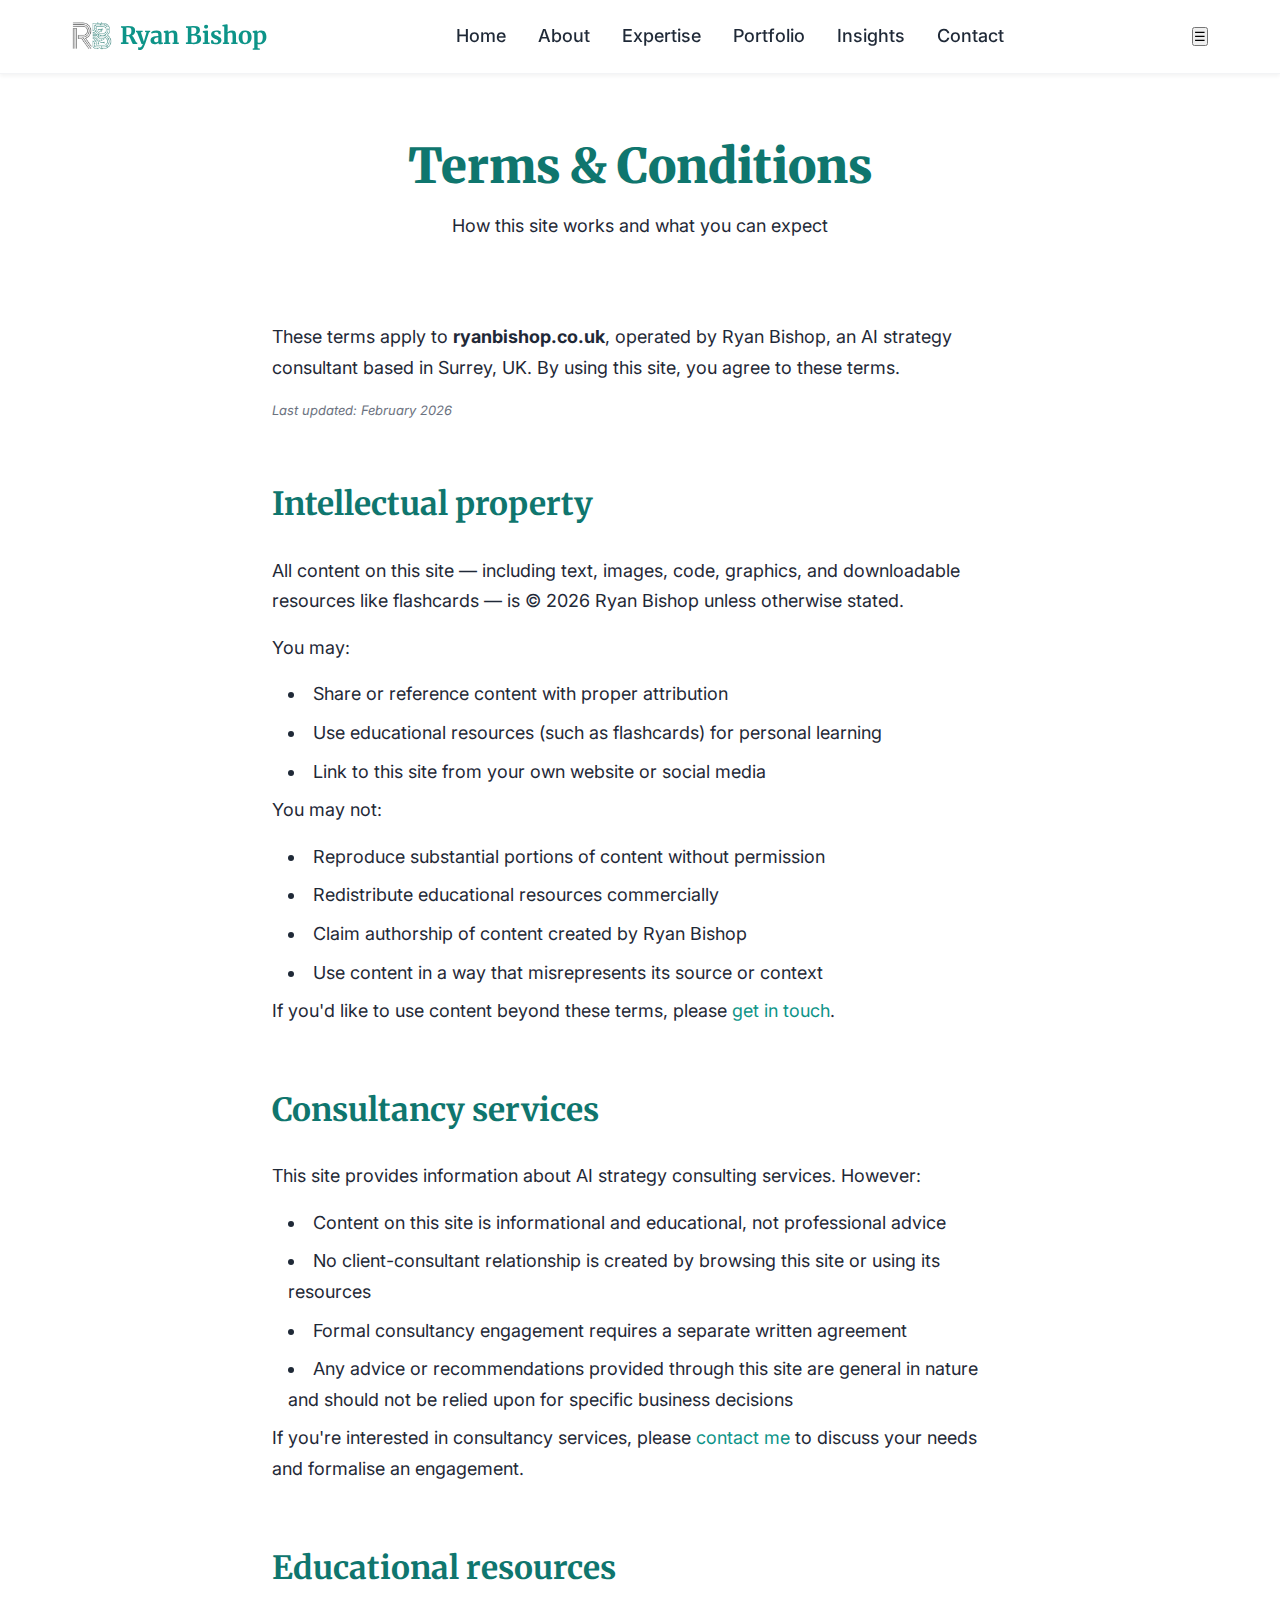
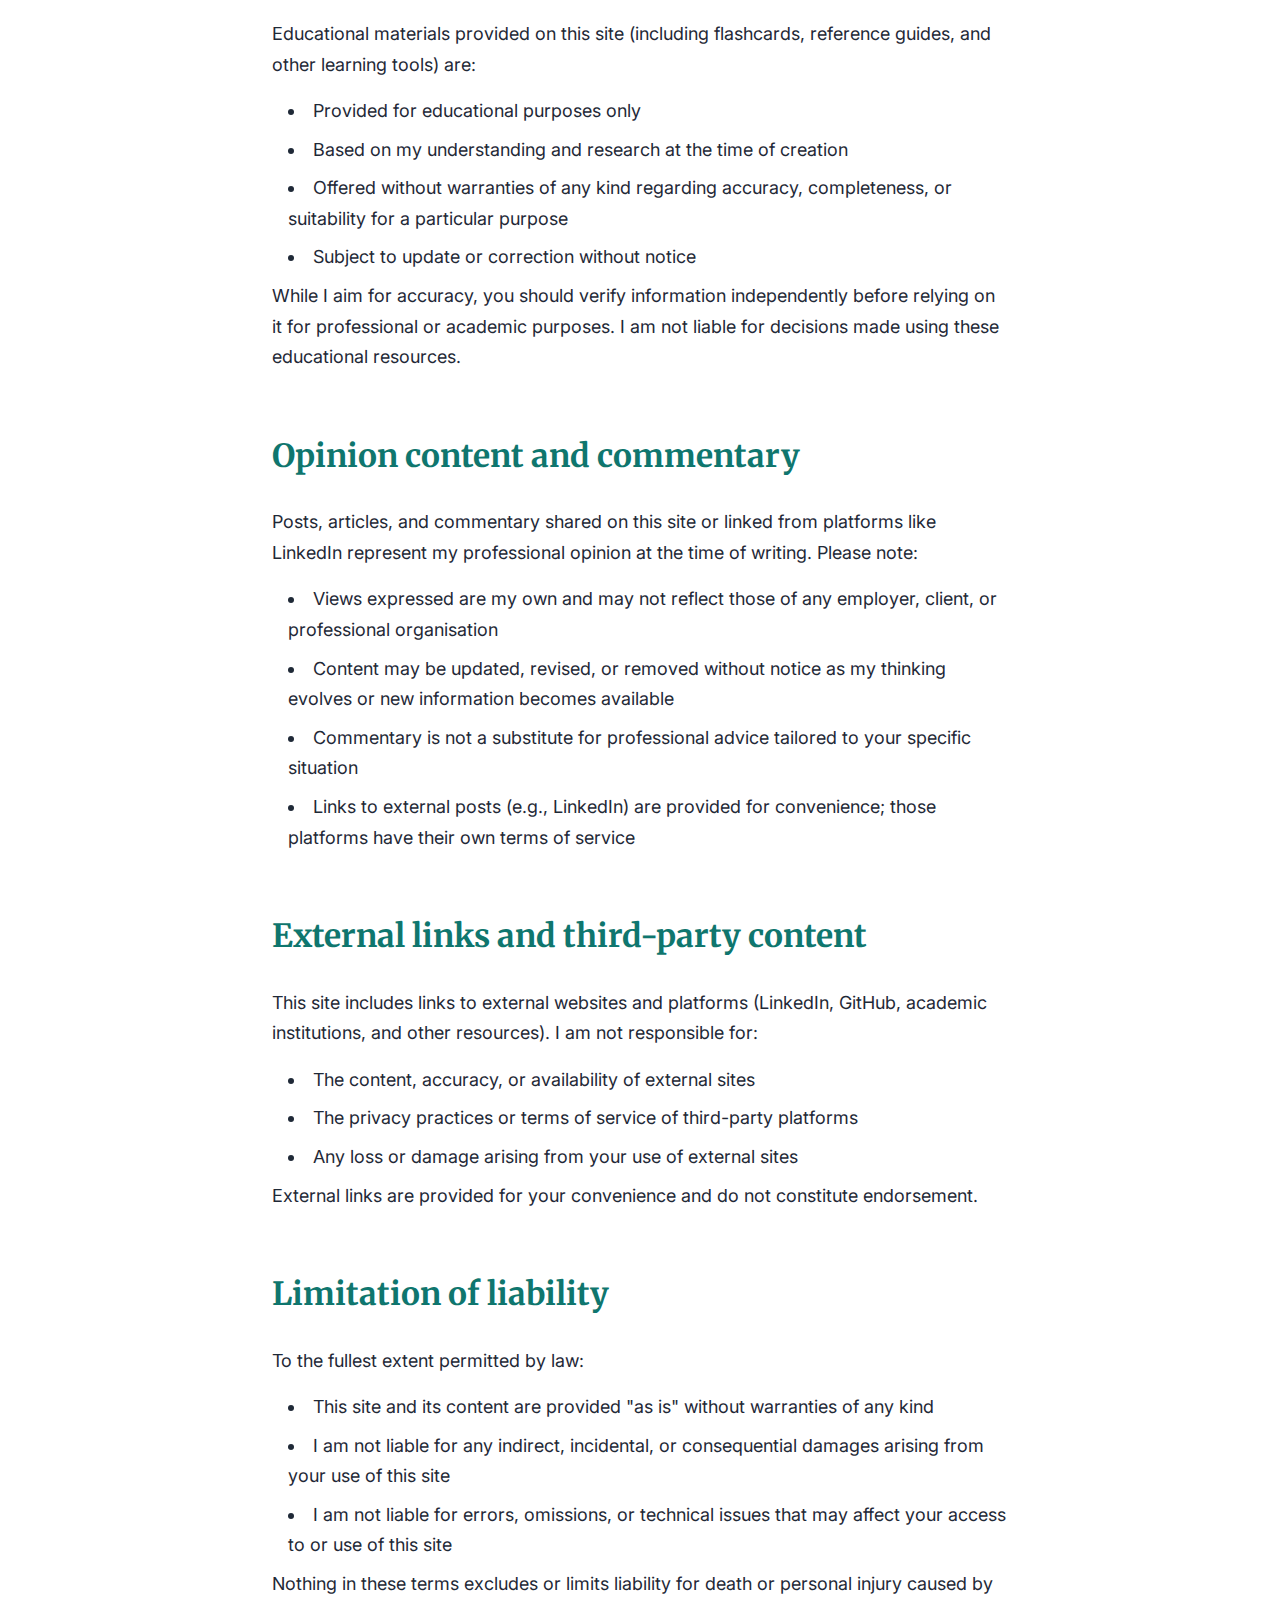
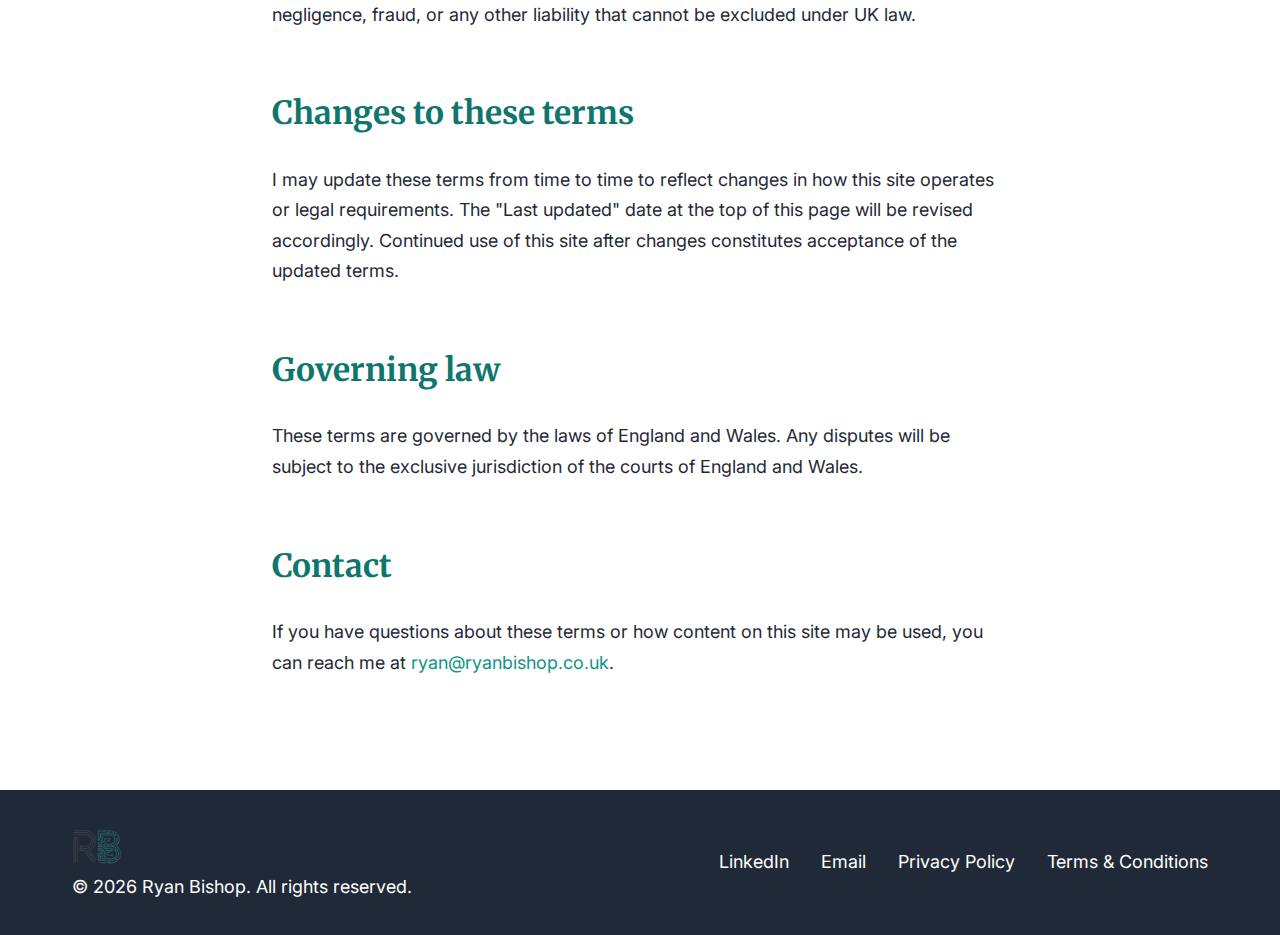
<file: terms.html>
<!DOCTYPE html>
<html lang="en">
<head>
    <meta charset="UTF-8">
    <!-- Cookiebot Consent Management - must load before GTM -->
    <script id="Cookiebot" src="https://consent.cookiebot.com/uc.js" data-cbid="0a51728e-9605-4721-8f30-aab8e9b7683c" data-blockingmode="auto" type="text/javascript"></script>
    <!-- End Cookiebot -->
    <!-- Google Tag Manager -->
    <script>(function(w,d,s,l,i){w[l]=w[l]||[];w[l].push({'gtm.start':
new Date().getTime(),event:'gtm.js'});var f=d.getElementsByTagName(s)[0],
j=d.createElement(s),dl=l!='dataLayer'?'&l='+l:'';j.async=true;j.src=
'https://www.googletagmanager.com/gtm.js?id='+i+dl;f.parentNode.insertBefore(j,f);
})(window,document,'script','dataLayer','GTM-KQFB42D4');</script>
    <!-- End Google Tag Manager -->
    <!-- Google Analytics -->
    <script async src="https://www.googletagmanager.com/gtag/js?id=G-0JWHPFXC8B"></script>
    <script>
        window.dataLayer = window.dataLayer || [];
        function gtag(){dataLayer.push(arguments);}
        gtag('js', new Date());
        gtag('config', 'G-0JWHPFXC8B');
    </script>
    
    <meta name="viewport" content="width=device-width, initial-scale=1.0">
    
    <!-- Primary Meta Tags -->
    <title>Terms & Conditions | Ryan Bishop - AI Strategy Consultant</title>
    <meta name="title" content="Terms & Conditions | Ryan Bishop">
    <meta name="description" content="Terms and conditions for using ryanbishop.co.uk, including intellectual property, consultancy engagement, and educational resources.">
    <meta name="robots" content="noindex">
    
    <!-- Favicon -->
    <link rel="icon" type="image/x-icon" href="favicon.ico">
    <link rel="icon" type="image/png" sizes="16x16" href="favicon-16.png">
    <link rel="icon" type="image/png" sizes="32x32" href="favicon-32.png">
    <link rel="icon" type="image/png" sizes="64x64" href="favicon-64.png">
    
    <!-- Fonts -->
    <link rel="preconnect" href="https://fonts.googleapis.com">
    <link rel="preconnect" href="https://fonts.gstatic.com" crossorigin>
    <link href="https://fonts.googleapis.com/css2?family=Inter:wght@400;500;600&family=Merriweather:wght@400;700;900&display=swap" rel="stylesheet">
    
    <!-- Stylesheet -->
    <link rel="stylesheet" href="styles.css">
</head>
<body>
    <!-- Google Tag Manager (noscript) -->
    <noscript><iframe src="https://www.googletagmanager.com/ns.html?id=GTM-KQFB42D4"
height="0" width="0" style="display:none;visibility:hidden"></iframe></noscript>
    <!-- End Google Tag Manager (noscript) -->
    <!-- Navigation -->
    <nav class="nav">
        <div class="container">
            <a href="index.html" class="nav-brand">
            <img src="logo.png" alt="Ryan Bishop Logo" class="nav-logo">
            <span>Ryan Bishop</span>
        </a>
            <ul class="nav-links">
                <li><a href="index.html">Home</a></li>
                <li><a href="about.html">About</a></li>
                <li><a href="expertise.html">Expertise</a></li>
                <li><a href="portfolio.html">Portfolio</a></li>
                <li><a href="insights.html">Insights</a></li>
                <li><a href="contact.html">Contact</a></li>
            </ul>
            <button class="nav-toggle" aria-label="Toggle navigation" aria-expanded="false">&#9776;</button>
        </div>
    </nav>

    <!-- Page Header -->
    <section class="page-header">
        <div class="container">
            <h1>Terms & Conditions</h1>
            <p>How this site works and what you can expect</p>
        </div>
    </section>

    <!-- Content -->
    <section class="content">
        <div class="container">

            <p>These terms apply to <strong>ryanbishop.co.uk</strong>, operated by Ryan Bishop, an AI strategy consultant based in Surrey, UK. By using this site, you agree to these terms.</p>

            <p style="font-size: 13px; color: #6b7280;"><em>Last updated: February 2026</em></p>

            <h2>Intellectual property</h2>

            <p>All content on this site — including text, images, code, graphics, and downloadable resources like flashcards — is &copy; 2026 Ryan Bishop unless otherwise stated.</p>

            <p>You may:</p>
            <ul class="open-to-list">
                <li>Share or reference content with proper attribution</li>
                <li>Use educational resources (such as flashcards) for personal learning</li>
                <li>Link to this site from your own website or social media</li>
            </ul>

            <p>You may not:</p>
            <ul class="open-to-list">
                <li>Reproduce substantial portions of content without permission</li>
                <li>Redistribute educational resources commercially</li>
                <li>Claim authorship of content created by Ryan Bishop</li>
                <li>Use content in a way that misrepresents its source or context</li>
            </ul>

            <p>If you'd like to use content beyond these terms, please <a href="mailto:ryan@ryanbishop.co.uk" style="color: #0d9488;">get in touch</a>.</p>

            <h2>Consultancy services</h2>

            <p>This site provides information about AI strategy consulting services. However:</p>

            <ul class="open-to-list">
                <li>Content on this site is informational and educational, not professional advice</li>
                <li>No client-consultant relationship is created by browsing this site or using its resources</li>
                <li>Formal consultancy engagement requires a separate written agreement</li>
                <li>Any advice or recommendations provided through this site are general in nature and should not be relied upon for specific business decisions</li>
            </ul>

            <p>If you're interested in consultancy services, please <a href="contact.html" style="color: #0d9488;">contact me</a> to discuss your needs and formalise an engagement.</p>

            <h2>Educational resources</h2>

            <p>Educational materials provided on this site (including flashcards, reference guides, and other learning tools) are:</p>

            <ul class="open-to-list">
                <li>Provided for educational purposes only</li>
                <li>Based on my understanding and research at the time of creation</li>
                <li>Offered without warranties of any kind regarding accuracy, completeness, or suitability for a particular purpose</li>
                <li>Subject to update or correction without notice</li>
            </ul>

            <p>While I aim for accuracy, you should verify information independently before relying on it for professional or academic purposes. I am not liable for decisions made using these educational resources.</p>

            <h2>Opinion content and commentary</h2>

            <p>Posts, articles, and commentary shared on this site or linked from platforms like LinkedIn represent my professional opinion at the time of writing. Please note:</p>

            <ul class="open-to-list">
                <li>Views expressed are my own and may not reflect those of any employer, client, or professional organisation</li>
                <li>Content may be updated, revised, or removed without notice as my thinking evolves or new information becomes available</li>
                <li>Commentary is not a substitute for professional advice tailored to your specific situation</li>
                <li>Links to external posts (e.g., LinkedIn) are provided for convenience; those platforms have their own terms of service</li>
            </ul>

            <h2>External links and third-party content</h2>

            <p>This site includes links to external websites and platforms (LinkedIn, GitHub, academic institutions, and other resources). I am not responsible for:</p>

            <ul class="open-to-list">
                <li>The content, accuracy, or availability of external sites</li>
                <li>The privacy practices or terms of service of third-party platforms</li>
                <li>Any loss or damage arising from your use of external sites</li>
            </ul>

            <p>External links are provided for your convenience and do not constitute endorsement.</p>

            <h2>Limitation of liability</h2>

            <p>To the fullest extent permitted by law:</p>

            <ul class="open-to-list">
                <li>This site and its content are provided "as is" without warranties of any kind</li>
                <li>I am not liable for any indirect, incidental, or consequential damages arising from your use of this site</li>
                <li>I am not liable for errors, omissions, or technical issues that may affect your access to or use of this site</li>
            </ul>

            <p>Nothing in these terms excludes or limits liability for death or personal injury caused by negligence, fraud, or any other liability that cannot be excluded under UK law.</p>

            <h2>Changes to these terms</h2>

            <p>I may update these terms from time to time to reflect changes in how this site operates or legal requirements. The "Last updated" date at the top of this page will be revised accordingly. Continued use of this site after changes constitutes acceptance of the updated terms.</p>

            <h2>Governing law</h2>

            <p>These terms are governed by the laws of England and Wales. Any disputes will be subject to the exclusive jurisdiction of the courts of England and Wales.</p>

            <h2>Contact</h2>

            <p>If you have questions about these terms or how content on this site may be used, you can reach me at <a href="mailto:ryan@ryanbishop.co.uk" style="color: #0d9488;">ryan@ryanbishop.co.uk</a>.</p>

        </div>
    </section>

    <!-- Footer -->
    <footer class="footer">
        <div class="container">
            <div class="footer-row footer-brand">
                <img src="logo.png" alt="RB Logo" class="footer-logo">
                <p style="margin: 0;">&copy; 2026 Ryan Bishop. All rights reserved.</p>
            </div>
            <div class="footer-row footer-links">
                <a href="https://www.linkedin.com/in/ryan-bishop-66248164/" target="_blank">LinkedIn</a>
                <a href="mailto:ryan@ryanbishop.co.uk">Email</a>
                <a href="privacy.html">Privacy Policy</a>
                <a href="terms.html">Terms & Conditions</a>
            </div>
        </div>
    </footer>
    <script src="nav.js"></script>
</body>
</html>
</file>
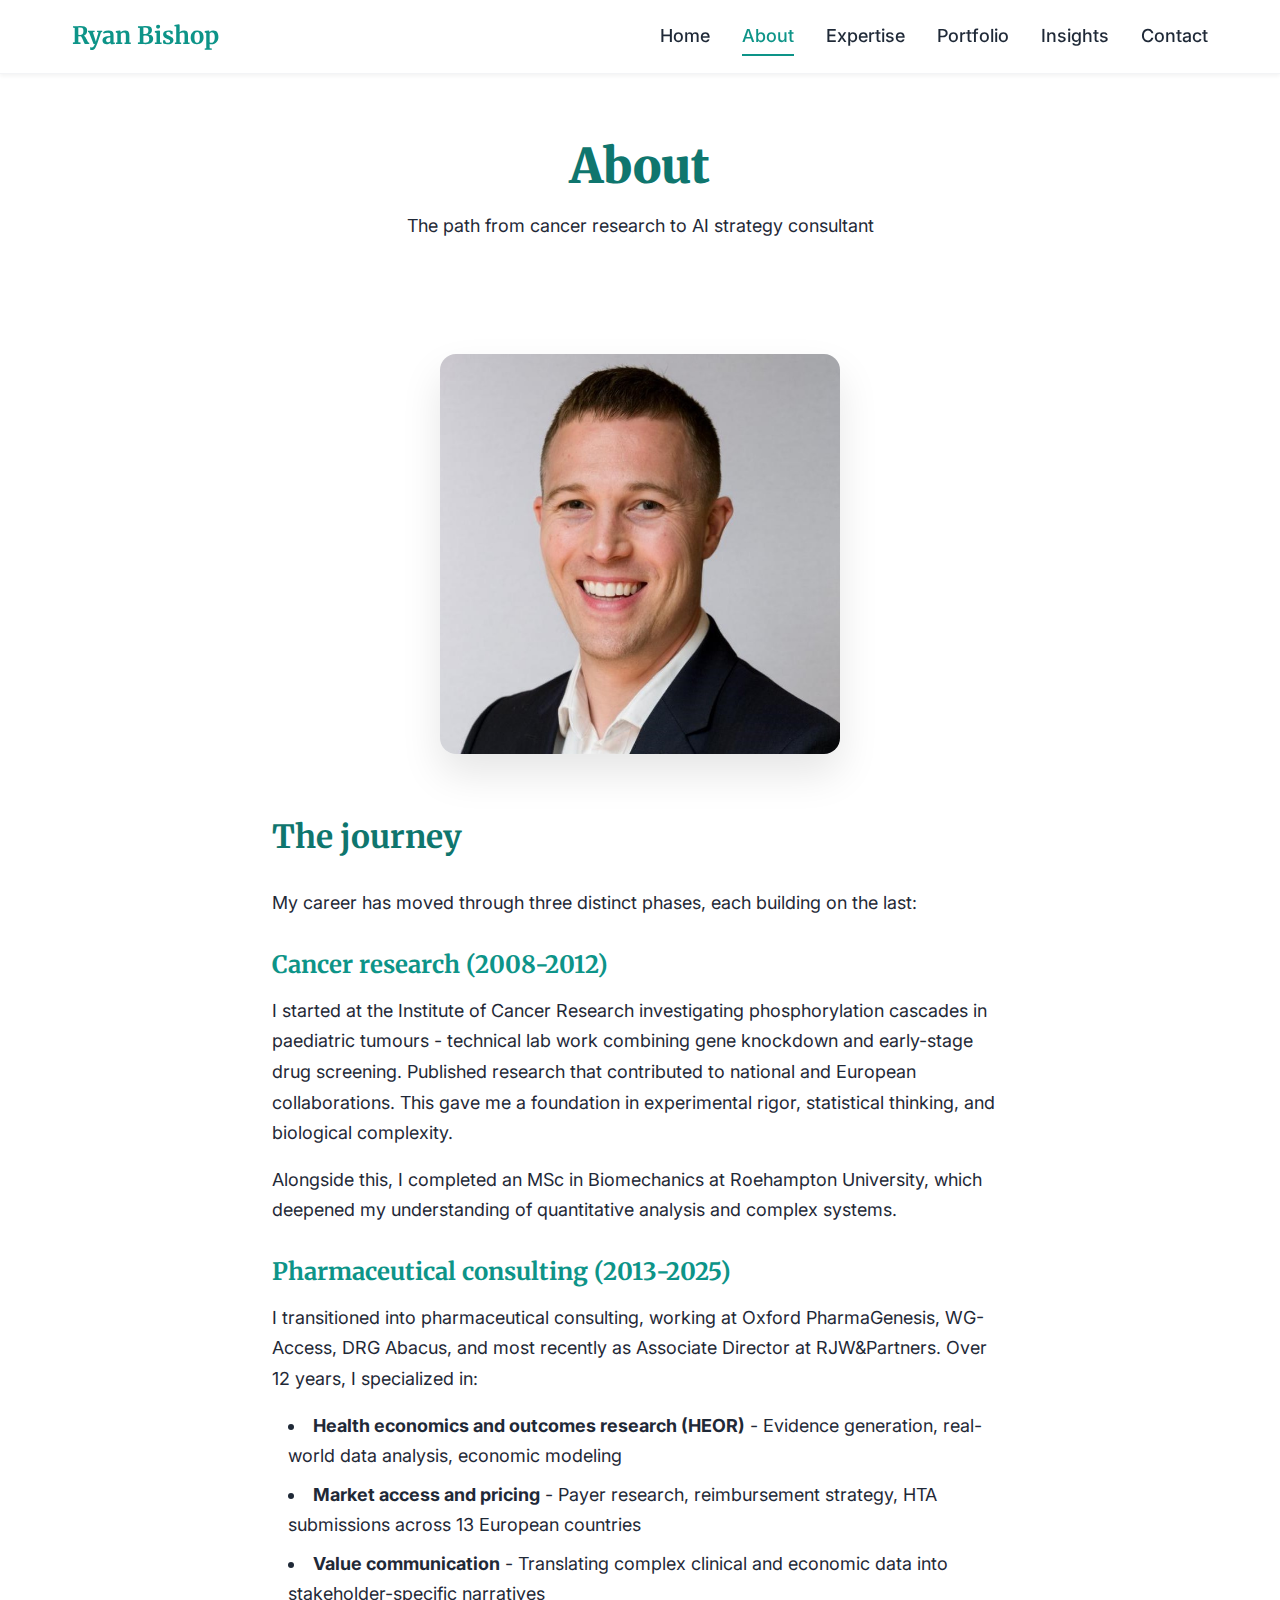
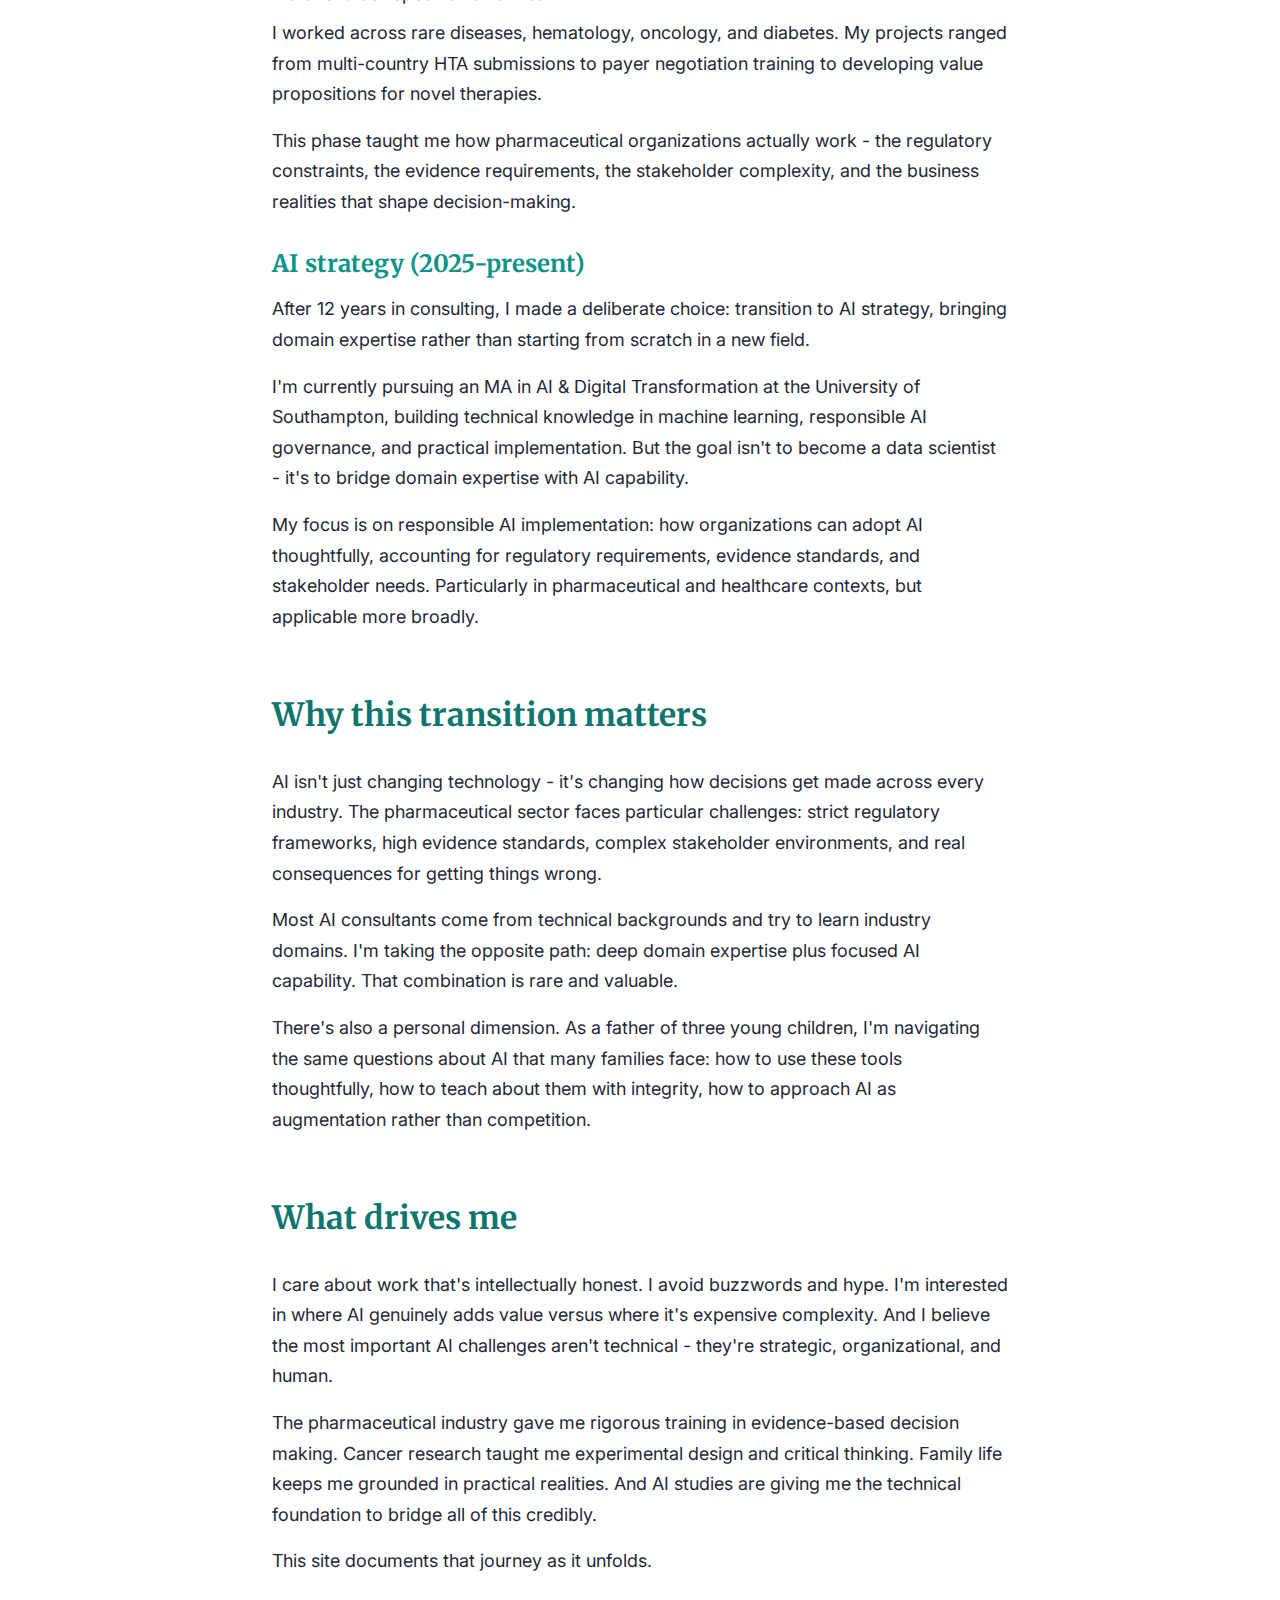
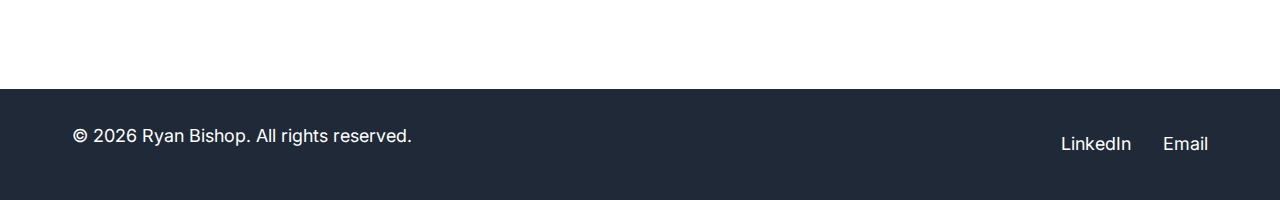
<file: ryanbishop-website/about.html>
<!DOCTYPE html>
<html lang="en">
<head>
    <meta charset="UTF-8">
    <meta name="viewport" content="width=device-width, initial-scale=1.0">
    <title>About | Ryan Bishop</title>
    <link rel="preconnect" href="https://fonts.googleapis.com">
    <link rel="preconnect" href="https://fonts.gstatic.com" crossorigin>
    <link href="https://fonts.googleapis.com/css2?family=Inter:wght@400;500;600&family=Merriweather:wght@400;700;900&display=swap" rel="stylesheet">
    <link rel="stylesheet" href="styles.css">
</head>
<body>
    <!-- Navigation -->
    <nav class="nav">
        <div class="container">
            <a href="index.html" class="nav-brand">Ryan Bishop</a>
            <ul class="nav-links">
                <li><a href="index.html">Home</a></li>
                <li><a href="about.html" class="active">About</a></li>
                <li><a href="expertise.html">Expertise</a></li>
                <li><a href="portfolio.html">Portfolio</a></li>
                <li><a href="insights.html">Insights</a></li>
                <li><a href="contact.html">Contact</a></li>
            </ul>
        </div>
    </nav>

    <!-- Page Header -->
    <section class="page-header">
        <div class="container">
            <h1>About</h1>
            <p>The path from cancer research to AI strategy consultant</p>
        </div>
    </section>

    <!-- Content -->
    <section class="content">
        <div class="container">
            <img src="ryan-bishop-photo.jpg" alt="Ryan Bishop" class="about-photo">
            
            <h2>The journey</h2>
            
            <p>My career has moved through three distinct phases, each building on the last:</p>
            
            <h3>Cancer research (2008-2012)</h3>
            <p>I started at the Institute of Cancer Research investigating phosphorylation cascades in paediatric tumours - technical lab work combining gene knockdown and early-stage drug screening. Published research that contributed to national and European collaborations. This gave me a foundation in experimental rigor, statistical thinking, and biological complexity.</p>
            
            <p>Alongside this, I completed an MSc in Biomechanics at Roehampton University, which deepened my understanding of quantitative analysis and complex systems.</p>
            
            <h3>Pharmaceutical consulting (2013-2025)</h3>
            <p>I transitioned into pharmaceutical consulting, working at Oxford PharmaGenesis, WG-Access, DRG Abacus, and most recently as Associate Director at RJW&Partners. Over 12 years, I specialized in:</p>
            
            <ul class="open-to-list">
                <li><strong>Health economics and outcomes research (HEOR)</strong> - Evidence generation, real-world data analysis, economic modeling</li>
                <li><strong>Market access and pricing</strong> - Payer research, reimbursement strategy, HTA submissions across 13 European countries</li>
                <li><strong>Value communication</strong> - Translating complex clinical and economic data into stakeholder-specific narratives</li>
            </ul>
            
            <p>I worked across rare diseases, hematology, oncology, and diabetes. My projects ranged from multi-country HTA submissions to payer negotiation training to developing value propositions for novel therapies.</p>
            
            <p>This phase taught me how pharmaceutical organizations actually work - the regulatory constraints, the evidence requirements, the stakeholder complexity, and the business realities that shape decision-making.</p>
            
            <h3>AI strategy (2025-present)</h3>
            <p>After 12 years in consulting, I made a deliberate choice: transition to AI strategy, bringing domain expertise rather than starting from scratch in a new field.</p>
            
            <p>I'm currently pursuing an MA in AI & Digital Transformation at the University of Southampton, building technical knowledge in machine learning, responsible AI governance, and practical implementation. But the goal isn't to become a data scientist - it's to bridge domain expertise with AI capability.</p>
            
            <p>My focus is on responsible AI implementation: how organizations can adopt AI thoughtfully, accounting for regulatory requirements, evidence standards, and stakeholder needs. Particularly in pharmaceutical and healthcare contexts, but applicable more broadly.</p>
            
            <h2>Why this transition matters</h2>
            
            <p>AI isn't just changing technology - it's changing how decisions get made across every industry. The pharmaceutical sector faces particular challenges: strict regulatory frameworks, high evidence standards, complex stakeholder environments, and real consequences for getting things wrong.</p>
            
            <p>Most AI consultants come from technical backgrounds and try to learn industry domains. I'm taking the opposite path: deep domain expertise plus focused AI capability. That combination is rare and valuable.</p>
            
            <p>There's also a personal dimension. As a father of three young children, I'm navigating the same questions about AI that many families face: how to use these tools thoughtfully, how to teach about them with integrity, how to approach AI as augmentation rather than competition.</p>
            
            <h2>What drives me</h2>
            
            <p>I care about work that's intellectually honest. I avoid buzzwords and hype. I'm interested in where AI genuinely adds value versus where it's expensive complexity. And I believe the most important AI challenges aren't technical - they're strategic, organizational, and human.</p>
            
            <p>The pharmaceutical industry gave me rigorous training in evidence-based decision making. Cancer research taught me experimental design and critical thinking. Family life keeps me grounded in practical realities. And AI studies are giving me the technical foundation to bridge all of this credibly.</p>
            
            <p>This site documents that journey as it unfolds.</p>
        </div>
    </section>

    <!-- Footer -->
    <footer class="footer">
        <div class="container">
            <p>&copy; 2026 Ryan Bishop. All rights reserved.</p>
            <div class="footer-links">
                <a href="https://www.linkedin.com/in/ryan-bishop-66248164/" target="_blank">LinkedIn</a>
                <a href="mailto:ryanbishop23@gmail.com">Email</a>
            </div>
        </div>
    </footer>
</body>
</html>
</file>
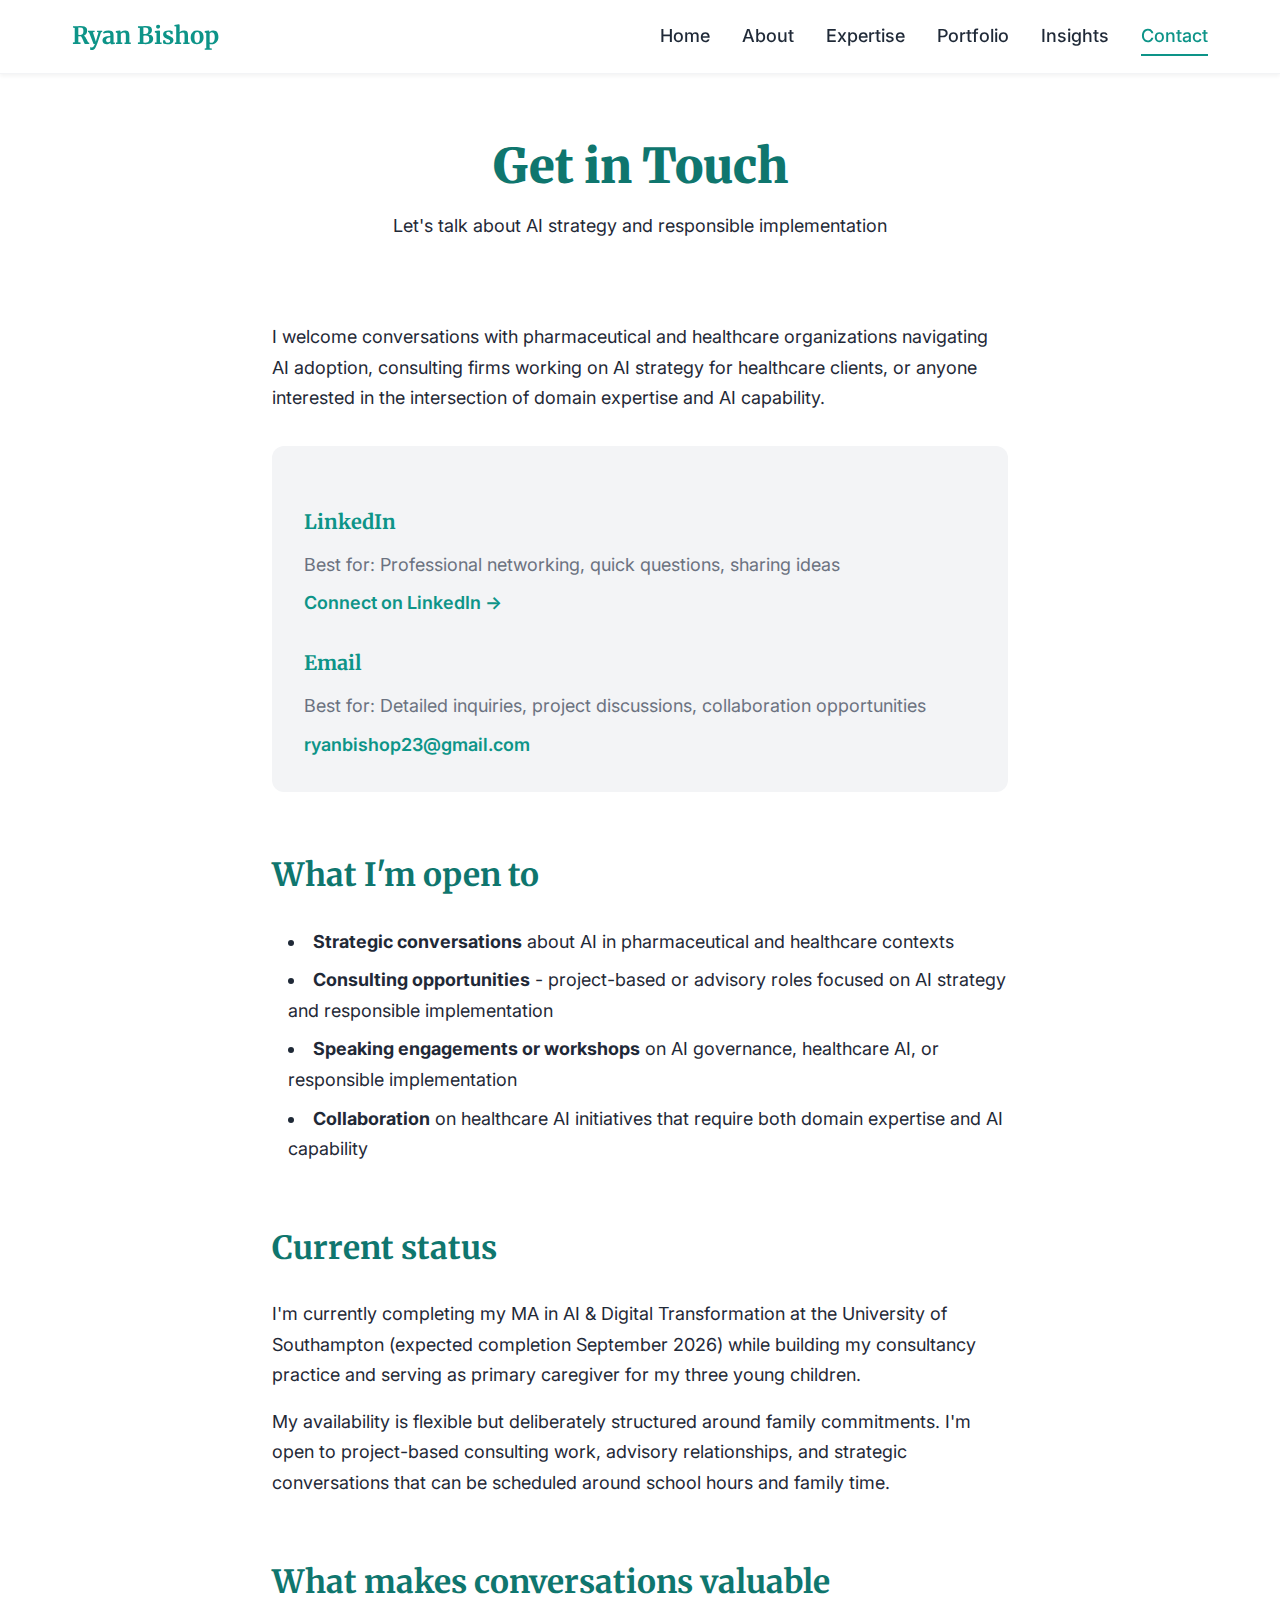
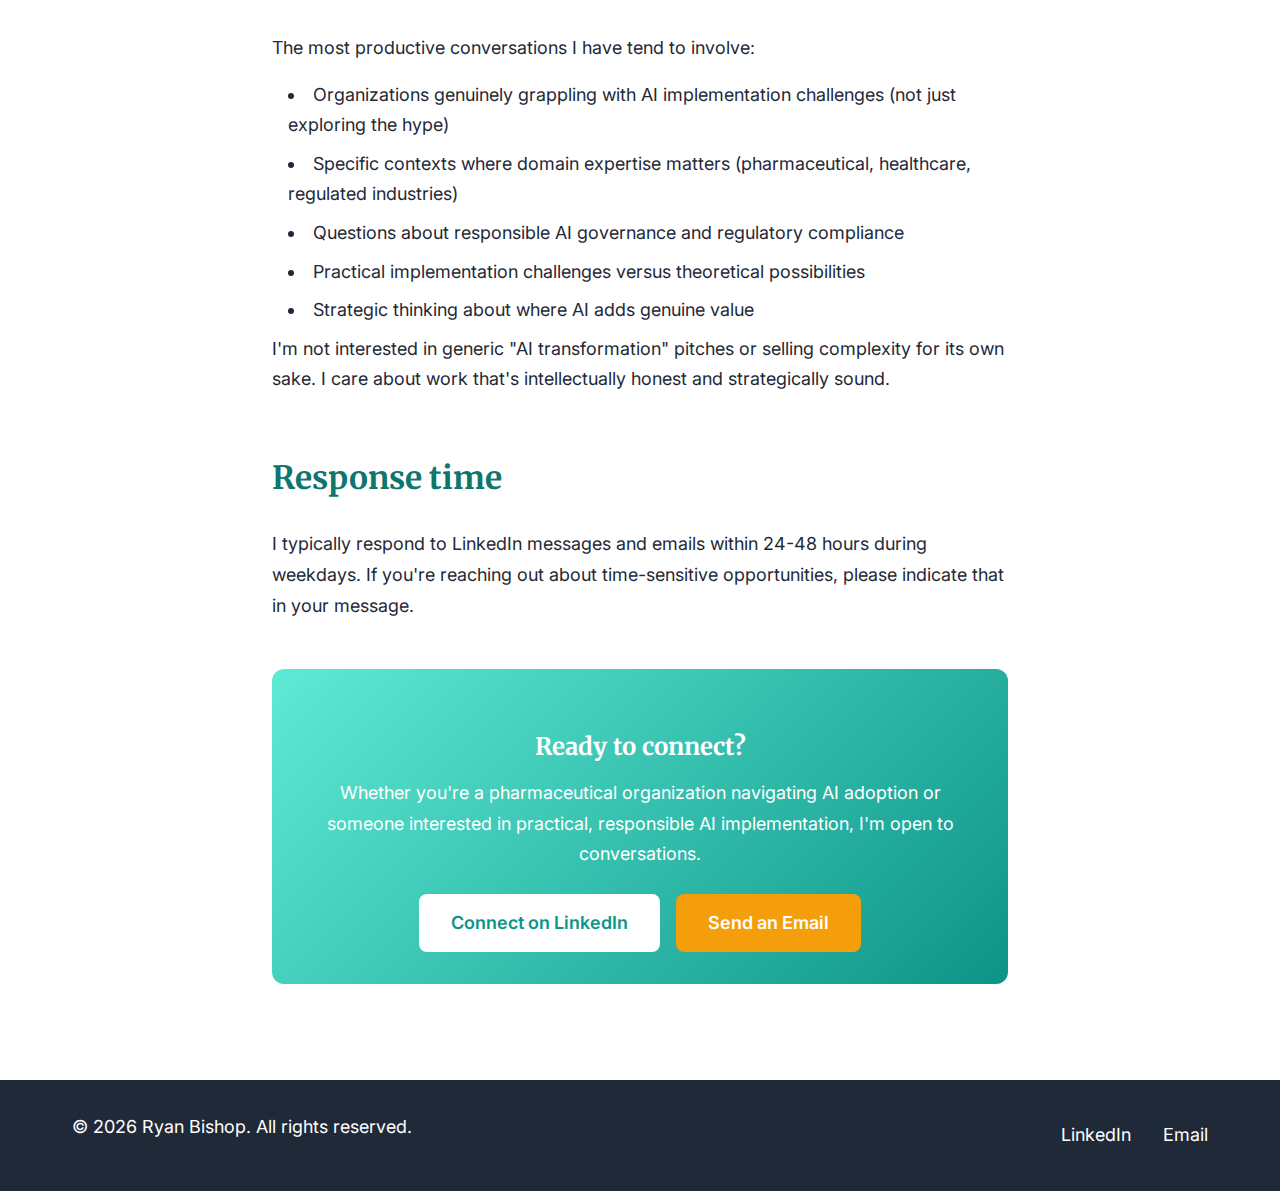
<file: ryanbishop-website/contact.html>
<!DOCTYPE html>
<html lang="en">
<head>
    <meta charset="UTF-8">
    <meta name="viewport" content="width=device-width, initial-scale=1.0">
    <title>Contact | Ryan Bishop</title>
    <link rel="preconnect" href="https://fonts.googleapis.com">
    <link rel="preconnect" href="https://fonts.gstatic.com" crossorigin>
    <link href="https://fonts.googleapis.com/css2?family=Inter:wght@400;500;600&family=Merriweather:wght@400;700;900&display=swap" rel="stylesheet">
    <link rel="stylesheet" href="styles.css">
</head>
<body>
    <!-- Navigation -->
    <nav class="nav">
        <div class="container">
            <a href="index.html" class="nav-brand">Ryan Bishop</a>
            <ul class="nav-links">
                <li><a href="index.html">Home</a></li>
                <li><a href="about.html">About</a></li>
                <li><a href="expertise.html">Expertise</a></li>
                <li><a href="portfolio.html">Portfolio</a></li>
                <li><a href="insights.html">Insights</a></li>
                <li><a href="contact.html" class="active">Contact</a></li>
            </ul>
        </div>
    </nav>

    <!-- Page Header -->
    <section class="page-header">
        <div class="container">
            <h1>Get in Touch</h1>
            <p>Let's talk about AI strategy and responsible implementation</p>
        </div>
    </section>

    <!-- Content -->
    <section class="content">
        <div class="container">
            <p>I welcome conversations with pharmaceutical and healthcare organizations navigating AI adoption, consulting firms working on AI strategy for healthcare clients, or anyone interested in the intersection of domain expertise and AI capability.</p>
            
            <div class="contact-info">
                <div class="contact-method">
                    <h3>LinkedIn</h3>
                    <p>Best for: Professional networking, quick questions, sharing ideas</p>
                    <a href="https://www.linkedin.com/in/ryan-bishop-66248164/" target="_blank">Connect on LinkedIn →</a>
                </div>
                
                <div class="contact-method">
                    <h3>Email</h3>
                    <p>Best for: Detailed inquiries, project discussions, collaboration opportunities</p>
                    <a href="mailto:ryanbishop23@gmail.com">ryanbishop23@gmail.com</a>
                </div>
            </div>
            
            <h2>What I'm open to</h2>
            
            <ul class="open-to-list">
                <li><strong>Strategic conversations</strong> about AI in pharmaceutical and healthcare contexts</li>
                <li><strong>Consulting opportunities</strong> - project-based or advisory roles focused on AI strategy and responsible implementation</li>
                <li><strong>Speaking engagements or workshops</strong> on AI governance, healthcare AI, or responsible implementation</li>
                <li><strong>Collaboration</strong> on healthcare AI initiatives that require both domain expertise and AI capability</li>
            </ul>
            
            <h2>Current status</h2>
            
            <p>I'm currently completing my MA in AI & Digital Transformation at the University of Southampton (expected completion September 2026) while building my consultancy practice and serving as primary caregiver for my three young children.</p>
            
            <p>My availability is flexible but deliberately structured around family commitments. I'm open to project-based consulting work, advisory relationships, and strategic conversations that can be scheduled around school hours and family time.</p>
            
            <h2>What makes conversations valuable</h2>
            
            <p>The most productive conversations I have tend to involve:</p>
            
            <ul class="open-to-list">
                <li>Organizations genuinely grappling with AI implementation challenges (not just exploring the hype)</li>
                <li>Specific contexts where domain expertise matters (pharmaceutical, healthcare, regulated industries)</li>
                <li>Questions about responsible AI governance and regulatory compliance</li>
                <li>Practical implementation challenges versus theoretical possibilities</li>
                <li>Strategic thinking about where AI adds genuine value</li>
            </ul>
            
            <p>I'm not interested in generic "AI transformation" pitches or selling complexity for its own sake. I care about work that's intellectually honest and strategically sound.</p>
            
            <h2>Response time</h2>
            
            <p>I typically respond to LinkedIn messages and emails within 24-48 hours during weekdays. If you're reaching out about time-sensitive opportunities, please indicate that in your message.</p>
            
            <div style="margin-top: 3rem; padding: 2rem; background: linear-gradient(135deg, #5eead4 0%, #0d9488 100%); border-radius: 12px; text-align: center; color: white;">
                <h3 style="color: white; margin-bottom: 1rem;">Ready to connect?</h3>
                <p style="color: white; margin-bottom: 1.5rem;">Whether you're a pharmaceutical organization navigating AI adoption or someone interested in practical, responsible AI implementation, I'm open to conversations.</p>
                <div style="display: flex; gap: 1rem; justify-content: center; flex-wrap: wrap;">
                    <a href="https://www.linkedin.com/in/ryan-bishop-66248164/" target="_blank" class="btn" style="background-color: white; color: #0d9488; border: none;">Connect on LinkedIn</a>
                    <a href="mailto:ryanbishop23@gmail.com" class="btn" style="background-color: #f59e0b; color: white; border: none;">Send an Email</a>
                </div>
            </div>
        </div>
    </section>

    <!-- Footer -->
    <footer class="footer">
        <div class="container">
            <p>&copy; 2026 Ryan Bishop. All rights reserved.</p>
            <div class="footer-links">
                <a href="https://www.linkedin.com/in/ryan-bishop-66248164/" target="_blank">LinkedIn</a>
                <a href="mailto:ryanbishop23@gmail.com">Email</a>
            </div>
        </div>
    </footer>
</body>
</html>
</file>
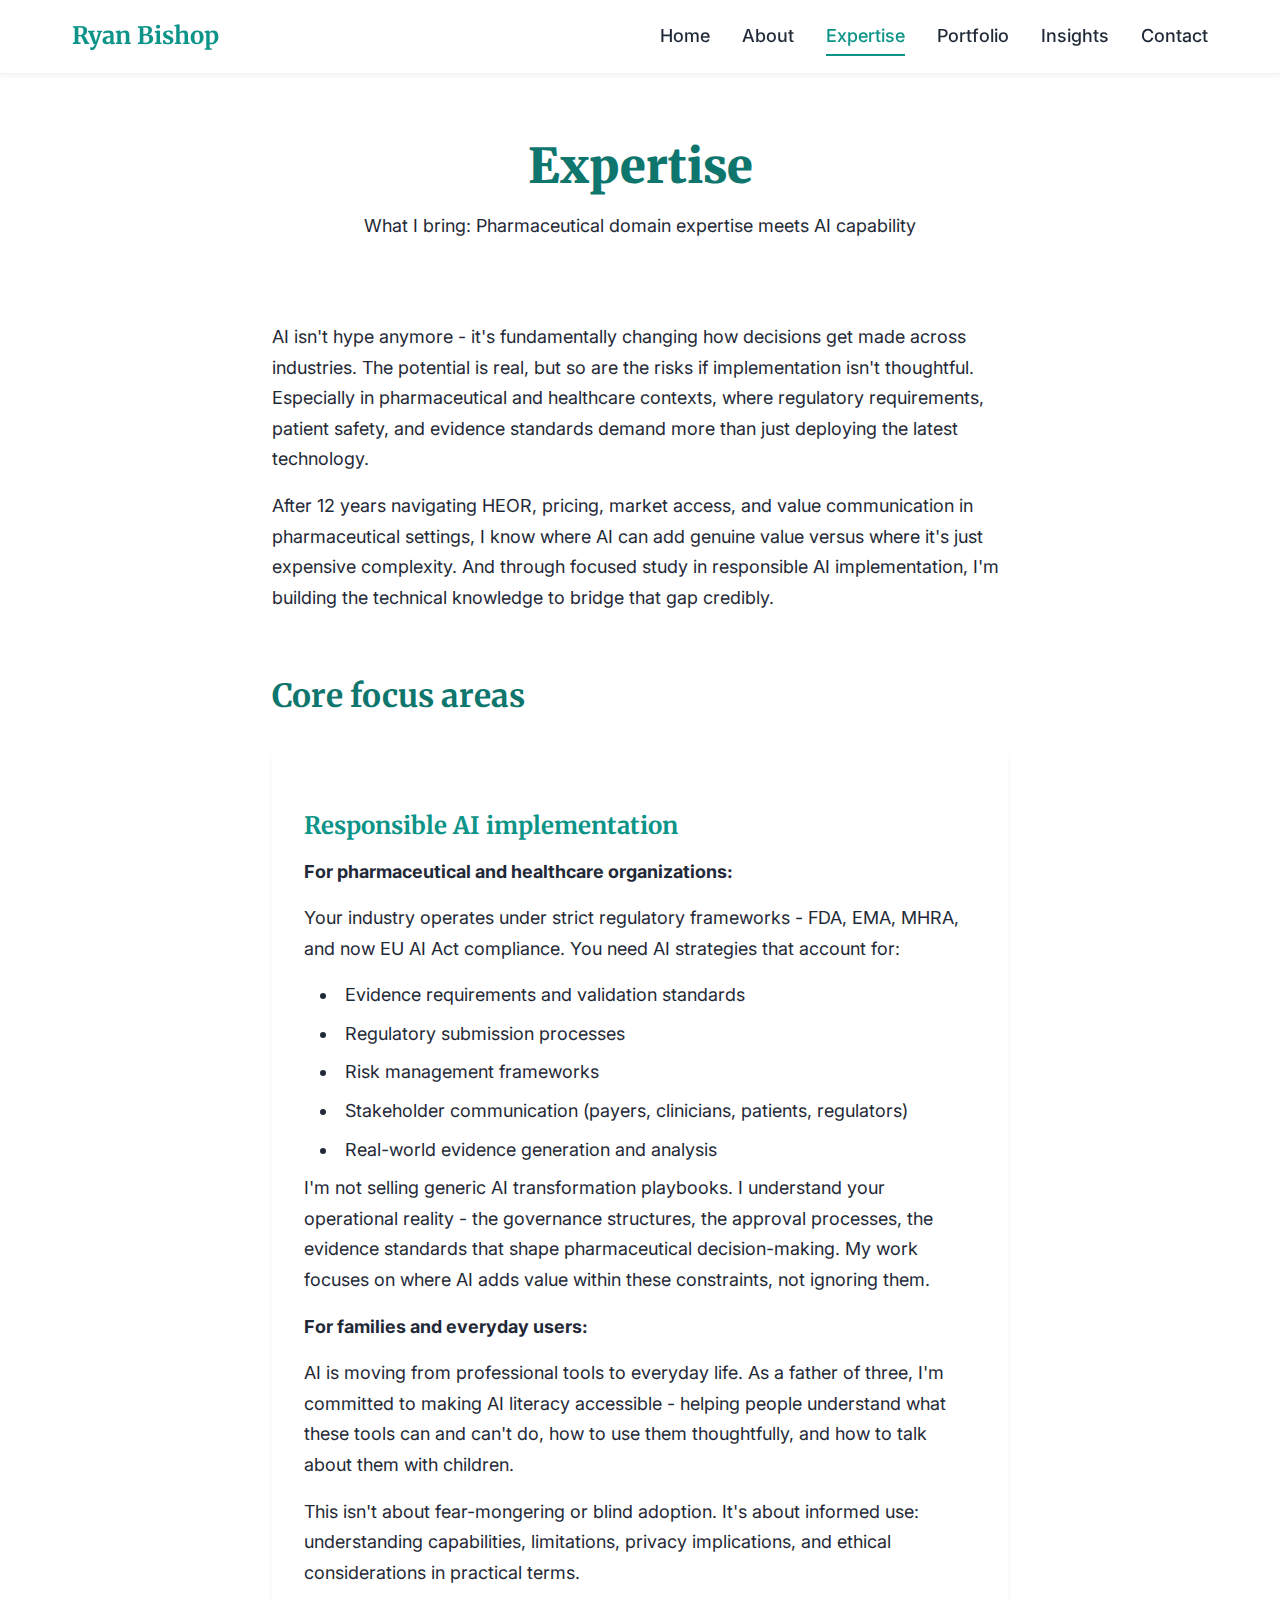
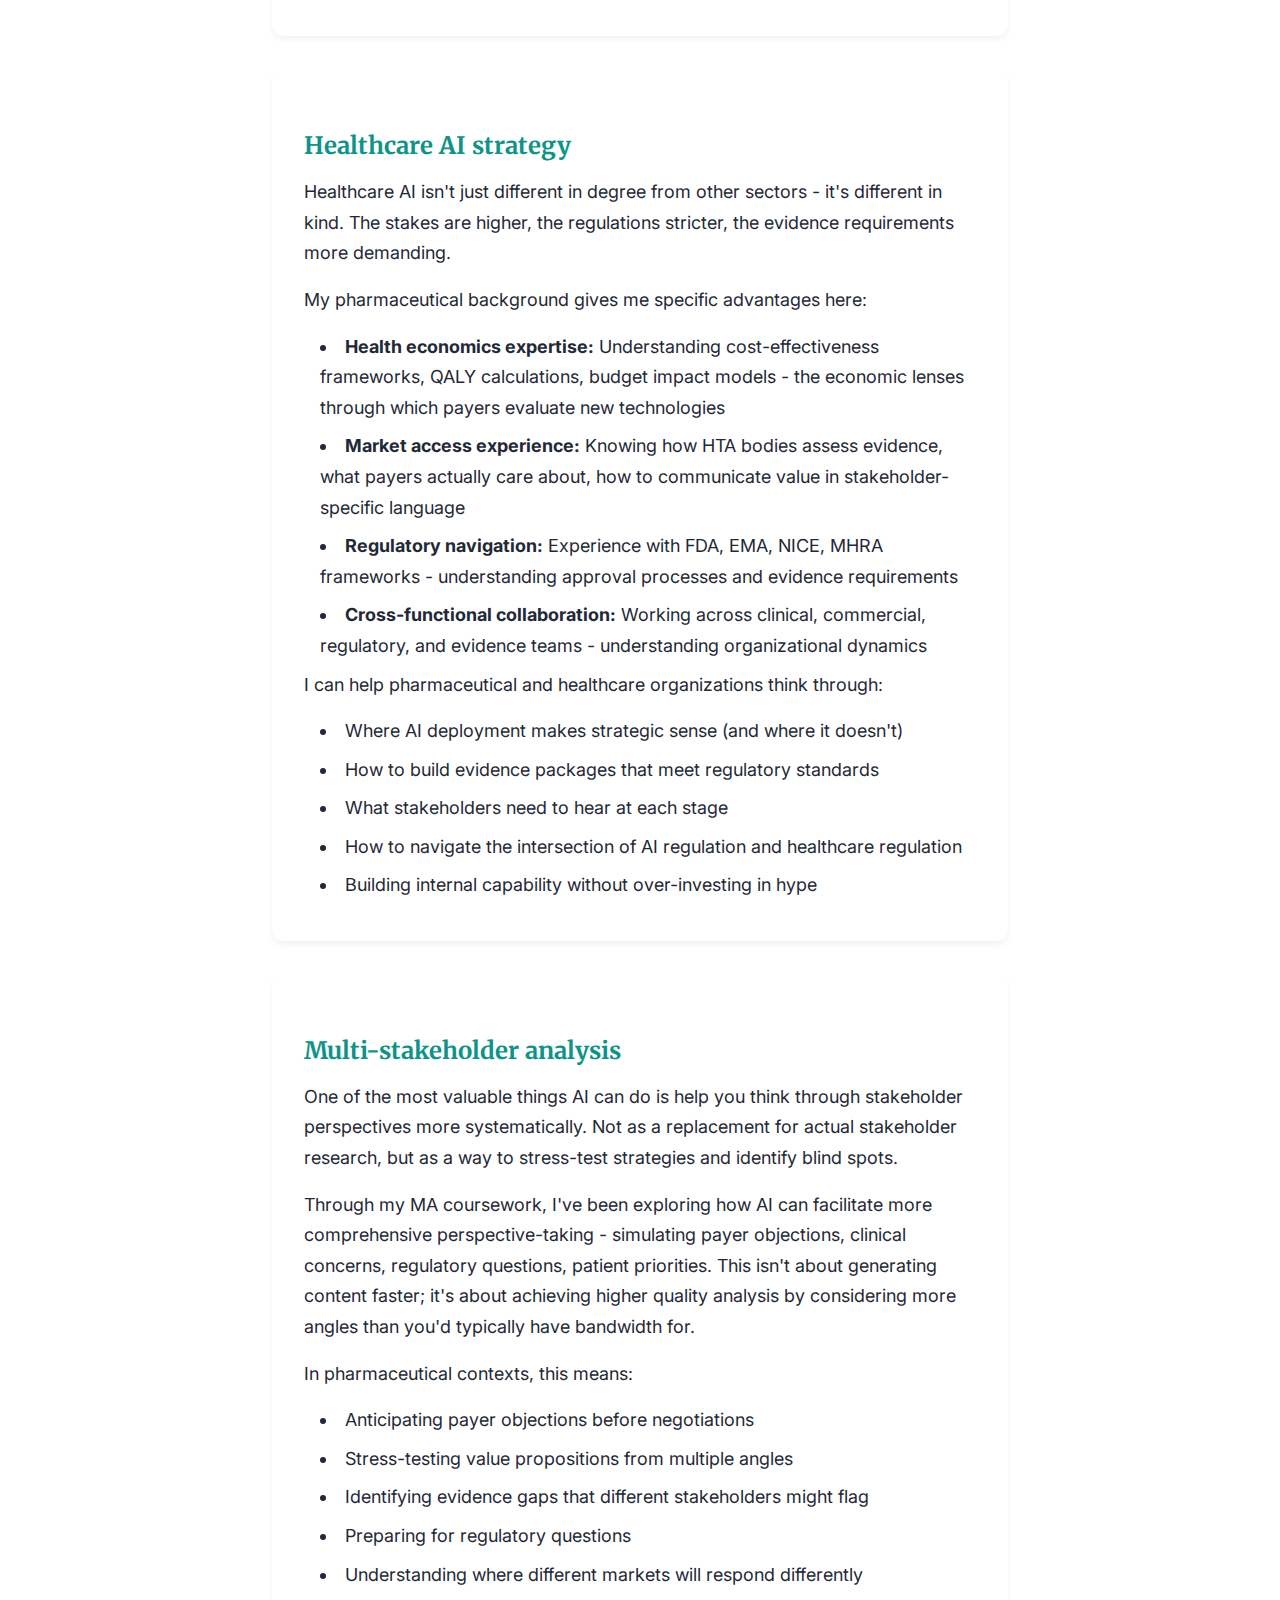
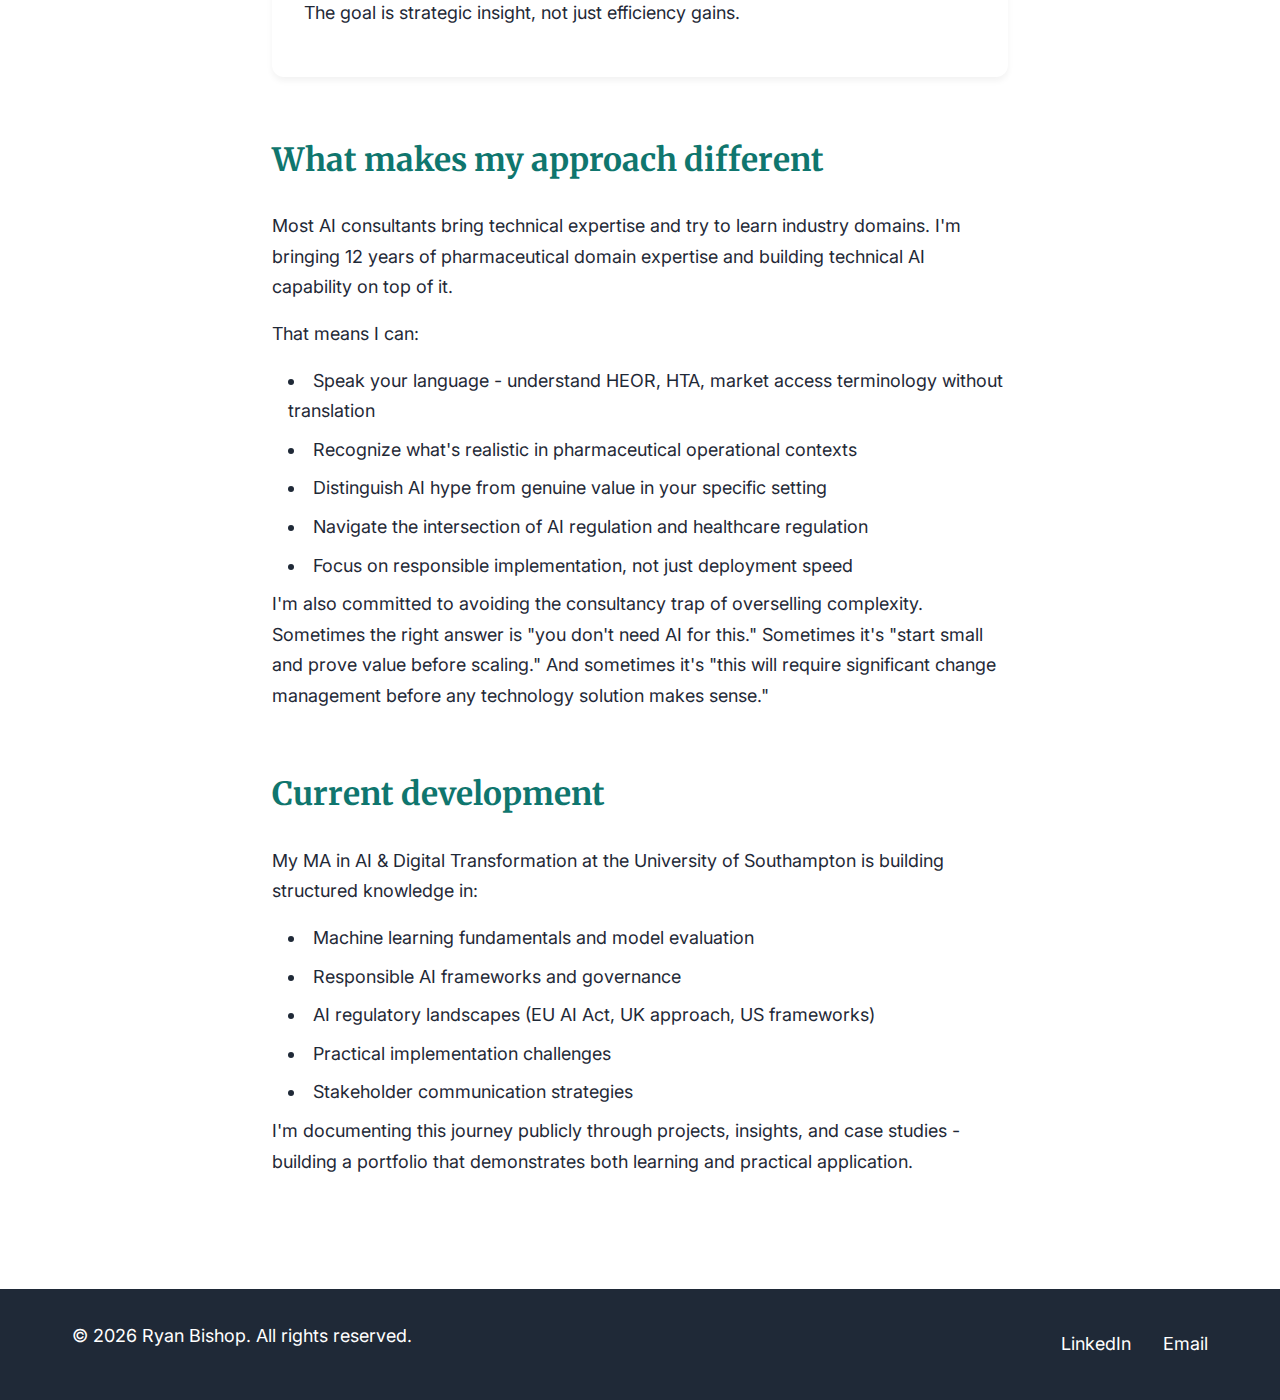
<file: ryanbishop-website/expertise.html>
<!DOCTYPE html>
<html lang="en">
<head>
    <meta charset="UTF-8">
    <meta name="viewport" content="width=device-width, initial-scale=1.0">
    <title>Expertise | Ryan Bishop</title>
    <link rel="preconnect" href="https://fonts.googleapis.com">
    <link rel="preconnect" href="https://fonts.gstatic.com" crossorigin>
    <link href="https://fonts.googleapis.com/css2?family=Inter:wght@400;500;600&family=Merriweather:wght@400;700;900&display=swap" rel="stylesheet">
    <link rel="stylesheet" href="styles.css">
</head>
<body>
    <!-- Navigation -->
    <nav class="nav">
        <div class="container">
            <a href="index.html" class="nav-brand">Ryan Bishop</a>
            <ul class="nav-links">
                <li><a href="index.html">Home</a></li>
                <li><a href="about.html">About</a></li>
                <li><a href="expertise.html" class="active">Expertise</a></li>
                <li><a href="portfolio.html">Portfolio</a></li>
                <li><a href="insights.html">Insights</a></li>
                <li><a href="contact.html">Contact</a></li>
            </ul>
        </div>
    </nav>

    <!-- Page Header -->
    <section class="page-header">
        <div class="container">
            <h1>Expertise</h1>
            <p>What I bring: Pharmaceutical domain expertise meets AI capability</p>
        </div>
    </section>

    <!-- Content -->
    <section class="content">
        <div class="container">
            <p>AI isn't hype anymore - it's fundamentally changing how decisions get made across industries. The potential is real, but so are the risks if implementation isn't thoughtful. Especially in pharmaceutical and healthcare contexts, where regulatory requirements, patient safety, and evidence standards demand more than just deploying the latest technology.</p>
            
            <p>After 12 years navigating HEOR, pricing, market access, and value communication in pharmaceutical settings, I know where AI can add genuine value versus where it's just expensive complexity. And through focused study in responsible AI implementation, I'm building the technical knowledge to bridge that gap credibly.</p>
            
            <h2>Core focus areas</h2>
            
            <div class="value-card" style="margin-bottom: 2rem;">
                <h3>Responsible AI implementation</h3>
                <p><strong>For pharmaceutical and healthcare organizations:</strong></p>
                <p>Your industry operates under strict regulatory frameworks - FDA, EMA, MHRA, and now EU AI Act compliance. You need AI strategies that account for:</p>
                <ul class="open-to-list">
                    <li>Evidence requirements and validation standards</li>
                    <li>Regulatory submission processes</li>
                    <li>Risk management frameworks</li>
                    <li>Stakeholder communication (payers, clinicians, patients, regulators)</li>
                    <li>Real-world evidence generation and analysis</li>
                </ul>
                
                <p>I'm not selling generic AI transformation playbooks. I understand your operational reality - the governance structures, the approval processes, the evidence standards that shape pharmaceutical decision-making. My work focuses on where AI adds value within these constraints, not ignoring them.</p>
                
                <p><strong>For families and everyday users:</strong></p>
                <p>AI is moving from professional tools to everyday life. As a father of three, I'm committed to making AI literacy accessible - helping people understand what these tools can and can't do, how to use them thoughtfully, and how to talk about them with children.</p>
                
                <p>This isn't about fear-mongering or blind adoption. It's about informed use: understanding capabilities, limitations, privacy implications, and ethical considerations in practical terms.</p>
            </div>
            
            <div class="value-card" style="margin-bottom: 2rem;">
                <h3>Healthcare AI strategy</h3>
                <p>Healthcare AI isn't just different in degree from other sectors - it's different in kind. The stakes are higher, the regulations stricter, the evidence requirements more demanding.</p>
                
                <p>My pharmaceutical background gives me specific advantages here:</p>
                <ul class="open-to-list">
                    <li><strong>Health economics expertise:</strong> Understanding cost-effectiveness frameworks, QALY calculations, budget impact models - the economic lenses through which payers evaluate new technologies</li>
                    <li><strong>Market access experience:</strong> Knowing how HTA bodies assess evidence, what payers actually care about, how to communicate value in stakeholder-specific language</li>
                    <li><strong>Regulatory navigation:</strong> Experience with FDA, EMA, NICE, MHRA frameworks - understanding approval processes and evidence requirements</li>
                    <li><strong>Cross-functional collaboration:</strong> Working across clinical, commercial, regulatory, and evidence teams - understanding organizational dynamics</li>
                </ul>
                
                <p>I can help pharmaceutical and healthcare organizations think through:</p>
                <ul class="open-to-list">
                    <li>Where AI deployment makes strategic sense (and where it doesn't)</li>
                    <li>How to build evidence packages that meet regulatory standards</li>
                    <li>What stakeholders need to hear at each stage</li>
                    <li>How to navigate the intersection of AI regulation and healthcare regulation</li>
                    <li>Building internal capability without over-investing in hype</li>
                </ul>
            </div>
            
            <div class="value-card">
                <h3>Multi-stakeholder analysis</h3>
                <p>One of the most valuable things AI can do is help you think through stakeholder perspectives more systematically. Not as a replacement for actual stakeholder research, but as a way to stress-test strategies and identify blind spots.</p>
                
                <p>Through my MA coursework, I've been exploring how AI can facilitate more comprehensive perspective-taking - simulating payer objections, clinical concerns, regulatory questions, patient priorities. This isn't about generating content faster; it's about achieving higher quality analysis by considering more angles than you'd typically have bandwidth for.</p>
                
                <p>In pharmaceutical contexts, this means:</p>
                <ul class="open-to-list">
                    <li>Anticipating payer objections before negotiations</li>
                    <li>Stress-testing value propositions from multiple angles</li>
                    <li>Identifying evidence gaps that different stakeholders might flag</li>
                    <li>Preparing for regulatory questions</li>
                    <li>Understanding where different markets will respond differently</li>
                </ul>
                
                <p>The goal is strategic insight, not just efficiency gains.</p>
            </div>
            
            <h2>What makes my approach different</h2>
            
            <p>Most AI consultants bring technical expertise and try to learn industry domains. I'm bringing 12 years of pharmaceutical domain expertise and building technical AI capability on top of it.</p>
            
            <p>That means I can:</p>
            <ul class="open-to-list">
                <li>Speak your language - understand HEOR, HTA, market access terminology without translation</li>
                <li>Recognize what's realistic in pharmaceutical operational contexts</li>
                <li>Distinguish AI hype from genuine value in your specific setting</li>
                <li>Navigate the intersection of AI regulation and healthcare regulation</li>
                <li>Focus on responsible implementation, not just deployment speed</li>
            </ul>
            
            <p>I'm also committed to avoiding the consultancy trap of overselling complexity. Sometimes the right answer is "you don't need AI for this." Sometimes it's "start small and prove value before scaling." And sometimes it's "this will require significant change management before any technology solution makes sense."</p>
            
            <h2>Current development</h2>
            
            <p>My MA in AI & Digital Transformation at the University of Southampton is building structured knowledge in:</p>
            <ul class="open-to-list">
                <li>Machine learning fundamentals and model evaluation</li>
                <li>Responsible AI frameworks and governance</li>
                <li>AI regulatory landscapes (EU AI Act, UK approach, US frameworks)</li>
                <li>Practical implementation challenges</li>
                <li>Stakeholder communication strategies</li>
            </ul>
            
            <p>I'm documenting this journey publicly through projects, insights, and case studies - building a portfolio that demonstrates both learning and practical application.</p>
        </div>
    </section>

    <!-- Footer -->
    <footer class="footer">
        <div class="container">
            <p>&copy; 2026 Ryan Bishop. All rights reserved.</p>
            <div class="footer-links">
                <a href="https://www.linkedin.com/in/ryan-bishop-66248164/" target="_blank">LinkedIn</a>
                <a href="mailto:ryanbishop23@gmail.com">Email</a>
            </div>
        </div>
    </footer>
</body>
</html>
</file>
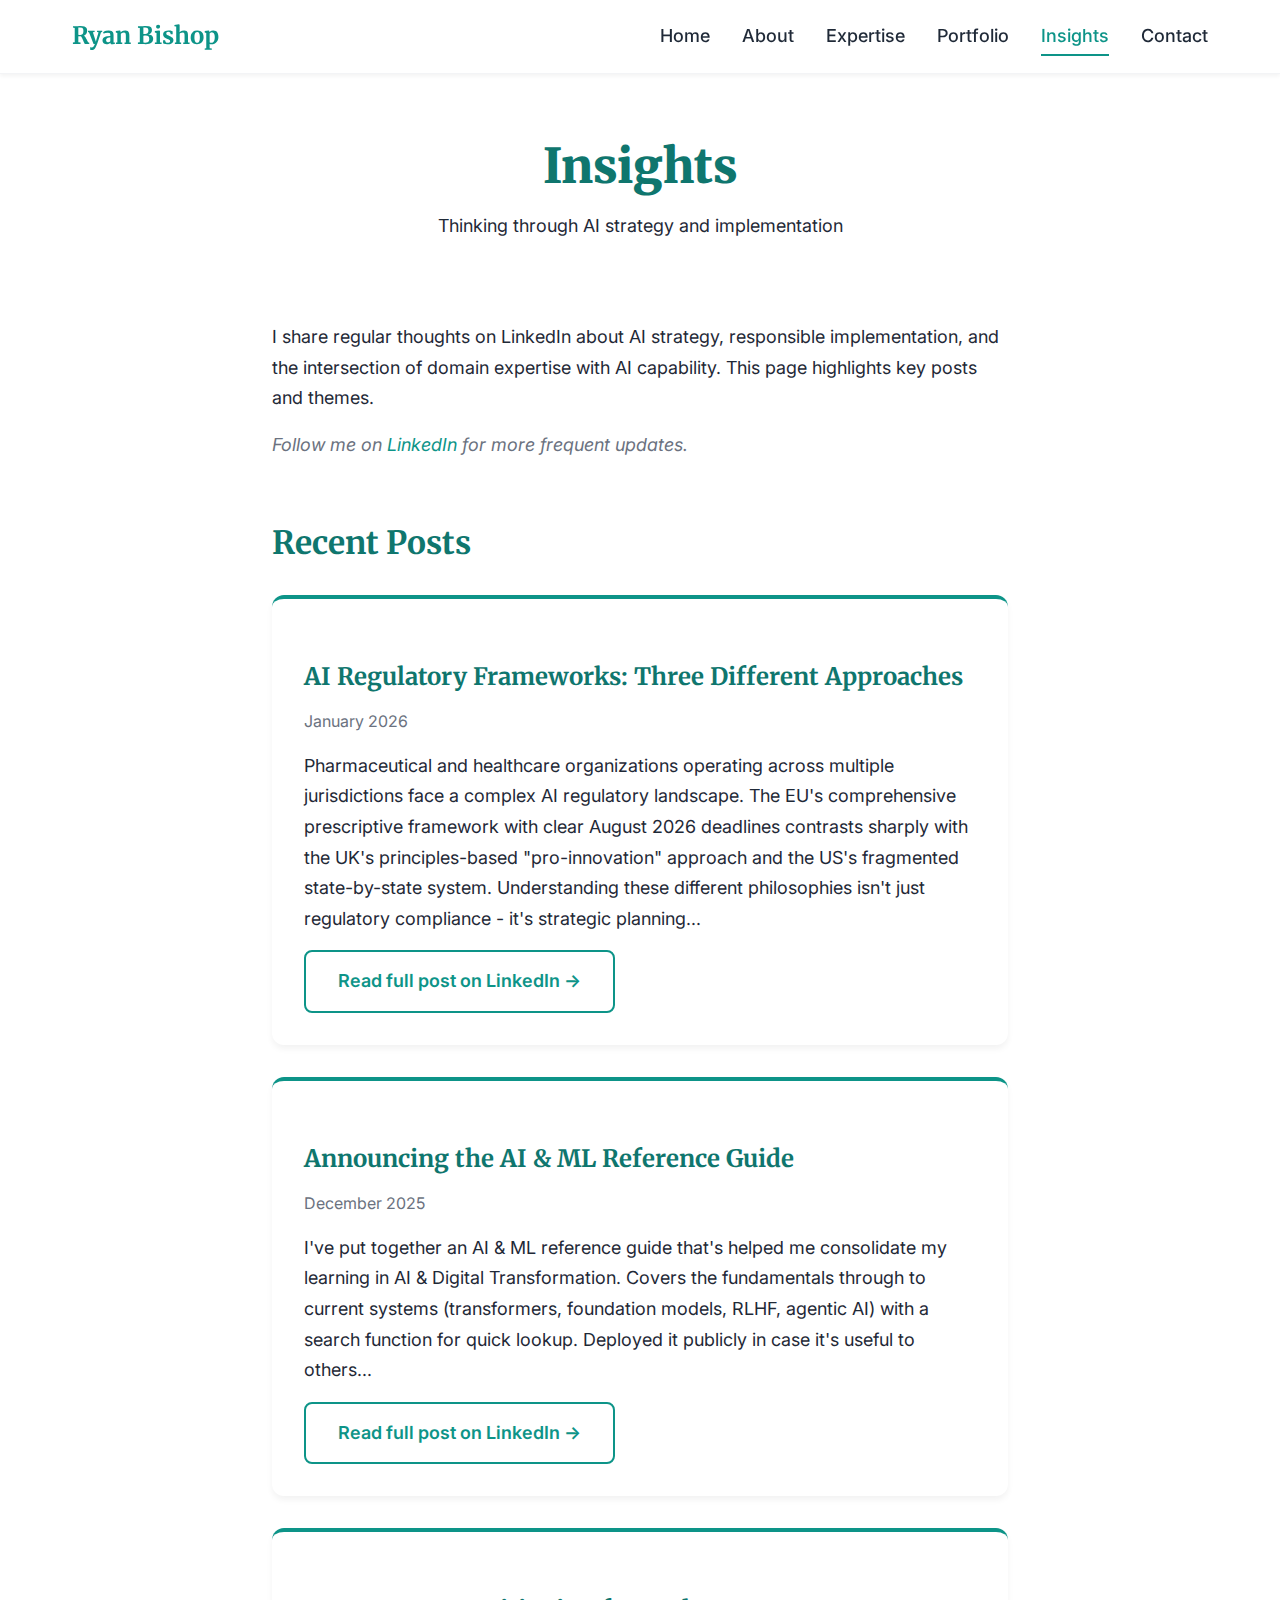
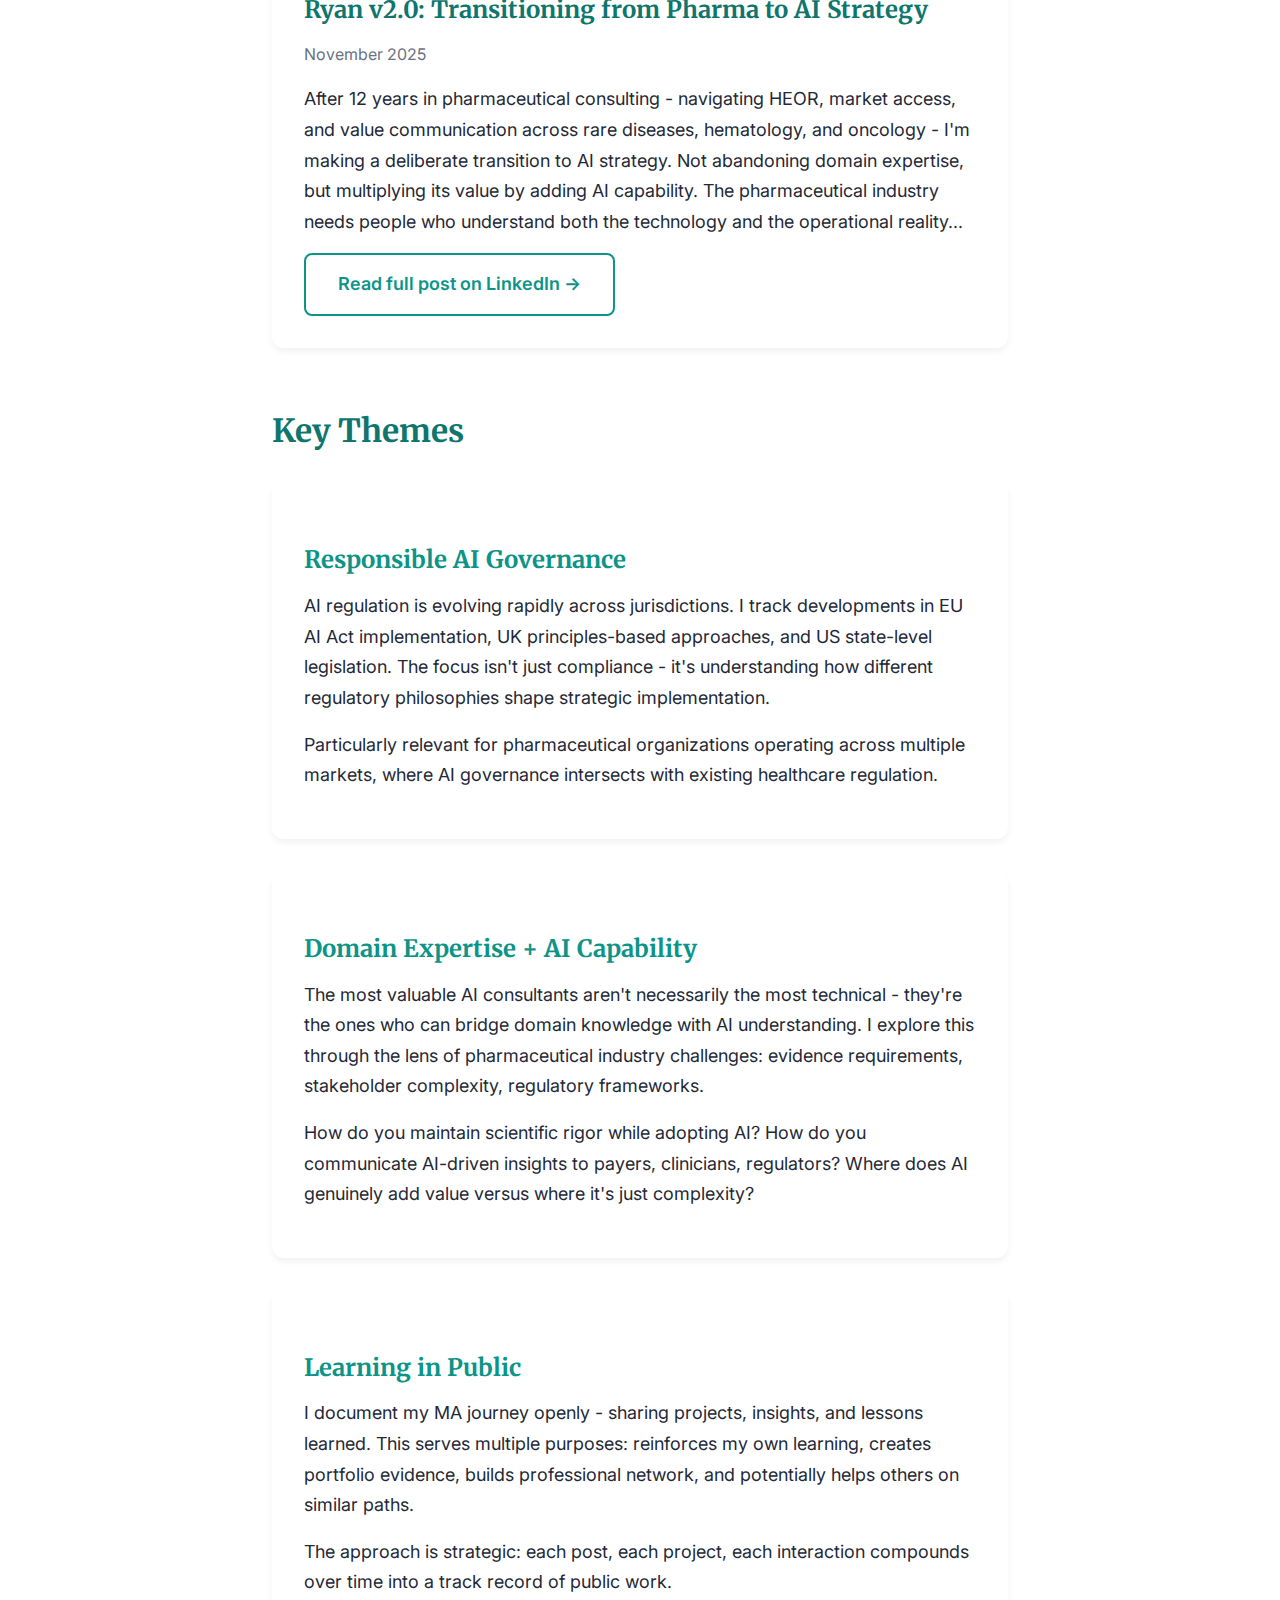
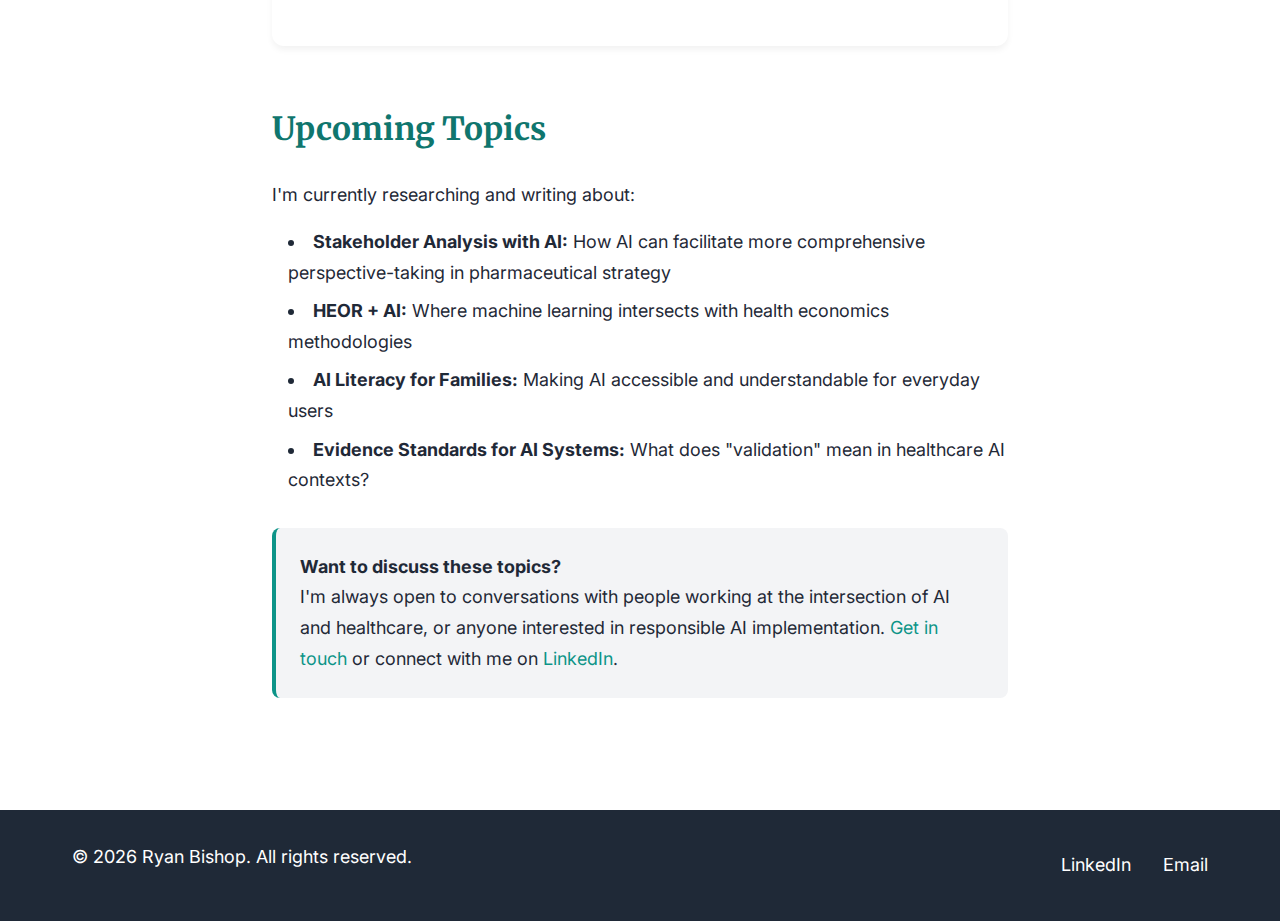
<file: ryanbishop-website/insights.html>
<!DOCTYPE html>
<html lang="en">
<head>
    <meta charset="UTF-8">
    <meta name="viewport" content="width=device-width, initial-scale=1.0">
    <title>Insights | Ryan Bishop</title>
    <link rel="preconnect" href="https://fonts.googleapis.com">
    <link rel="preconnect" href="https://fonts.gstatic.com" crossorigin>
    <link href="https://fonts.googleapis.com/css2?family=Inter:wght@400;500;600&family=Merriweather:wght@400;700;900&display=swap" rel="stylesheet">
    <link rel="stylesheet" href="styles.css">
</head>
<body>
    <!-- Navigation -->
    <nav class="nav">
        <div class="container">
            <a href="index.html" class="nav-brand">Ryan Bishop</a>
            <ul class="nav-links">
                <li><a href="index.html">Home</a></li>
                <li><a href="about.html">About</a></li>
                <li><a href="expertise.html">Expertise</a></li>
                <li><a href="portfolio.html">Portfolio</a></li>
                <li><a href="insights.html" class="active">Insights</a></li>
                <li><a href="contact.html">Contact</a></li>
            </ul>
        </div>
    </nav>

    <!-- Page Header -->
    <section class="page-header">
        <div class="container">
            <h1>Insights</h1>
            <p>Thinking through AI strategy and implementation</p>
        </div>
    </section>

    <!-- Content -->
    <section class="content">
        <div class="container">
            <p>I share regular thoughts on LinkedIn about AI strategy, responsible implementation, and the intersection of domain expertise with AI capability. This page highlights key posts and themes.</p>
            
            <p style="color: #6b7280; font-style: italic; margin-bottom: 3rem;">Follow me on <a href="https://www.linkedin.com/in/ryan-bishop-66248164/" target="_blank">LinkedIn</a> for more frequent updates.</p>
            
            <h2>Recent Posts</h2>
            
            <div class="insight-card">
                <h3>AI Regulatory Frameworks: Three Different Approaches</h3>
                <p class="insight-date">January 2026</p>
                <p class="insight-excerpt">Pharmaceutical and healthcare organizations operating across multiple jurisdictions face a complex AI regulatory landscape. The EU's comprehensive prescriptive framework with clear August 2026 deadlines contrasts sharply with the UK's principles-based "pro-innovation" approach and the US's fragmented state-by-state system. Understanding these different philosophies isn't just regulatory compliance - it's strategic planning...</p>
                <a href="https://www.linkedin.com/in/ryan-bishop-66248164/" target="_blank" class="btn btn-secondary">Read full post on LinkedIn →</a>
            </div>
            
            <div class="insight-card">
                <h3>Announcing the AI & ML Reference Guide</h3>
                <p class="insight-date">December 2025</p>
                <p class="insight-excerpt">I've put together an AI & ML reference guide that's helped me consolidate my learning in AI & Digital Transformation. Covers the fundamentals through to current systems (transformers, foundation models, RLHF, agentic AI) with a search function for quick lookup. Deployed it publicly in case it's useful to others...</p>
                <a href="https://www.linkedin.com/in/ryan-bishop-66248164/" target="_blank" class="btn btn-secondary">Read full post on LinkedIn →</a>
            </div>
            
            <div class="insight-card">
                <h3>Ryan v2.0: Transitioning from Pharma to AI Strategy</h3>
                <p class="insight-date">November 2025</p>
                <p class="insight-excerpt">After 12 years in pharmaceutical consulting - navigating HEOR, market access, and value communication across rare diseases, hematology, and oncology - I'm making a deliberate transition to AI strategy. Not abandoning domain expertise, but multiplying its value by adding AI capability. The pharmaceutical industry needs people who understand both the technology and the operational reality...</p>
                <a href="https://www.linkedin.com/in/ryan-bishop-66248164/" target="_blank" class="btn btn-secondary">Read full post on LinkedIn →</a>
            </div>
            
            <h2>Key Themes</h2>
            
            <div class="value-card" style="margin-bottom: 2rem;">
                <h3>Responsible AI Governance</h3>
                <p>AI regulation is evolving rapidly across jurisdictions. I track developments in EU AI Act implementation, UK principles-based approaches, and US state-level legislation. The focus isn't just compliance - it's understanding how different regulatory philosophies shape strategic implementation.</p>
                <p>Particularly relevant for pharmaceutical organizations operating across multiple markets, where AI governance intersects with existing healthcare regulation.</p>
            </div>
            
            <div class="value-card" style="margin-bottom: 2rem;">
                <h3>Domain Expertise + AI Capability</h3>
                <p>The most valuable AI consultants aren't necessarily the most technical - they're the ones who can bridge domain knowledge with AI understanding. I explore this through the lens of pharmaceutical industry challenges: evidence requirements, stakeholder complexity, regulatory frameworks.</p>
                <p>How do you maintain scientific rigor while adopting AI? How do you communicate AI-driven insights to payers, clinicians, regulators? Where does AI genuinely add value versus where it's just complexity?</p>
            </div>
            
            <div class="value-card">
                <h3>Learning in Public</h3>
                <p>I document my MA journey openly - sharing projects, insights, and lessons learned. This serves multiple purposes: reinforces my own learning, creates portfolio evidence, builds professional network, and potentially helps others on similar paths.</p>
                <p>The approach is strategic: each post, each project, each interaction compounds over time into a track record of public work.</p>
            </div>
            
            <h2>Upcoming Topics</h2>
            
            <p>I'm currently researching and writing about:</p>
            
            <ul class="open-to-list">
                <li><strong>Stakeholder Analysis with AI:</strong> How AI can facilitate more comprehensive perspective-taking in pharmaceutical strategy</li>
                <li><strong>HEOR + AI:</strong> Where machine learning intersects with health economics methodologies</li>
                <li><strong>AI Literacy for Families:</strong> Making AI accessible and understandable for everyday users</li>
                <li><strong>Evidence Standards for AI Systems:</strong> What does "validation" mean in healthcare AI contexts?</li>
            </ul>
            
            <p style="margin-top: 2rem; padding: 1.5rem; background-color: #f3f4f6; border-radius: 8px; border-left: 4px solid #0d9488;">
                <strong>Want to discuss these topics?</strong><br>
                I'm always open to conversations with people working at the intersection of AI and healthcare, or anyone interested in responsible AI implementation. <a href="contact.html">Get in touch</a> or connect with me on <a href="https://www.linkedin.com/in/ryan-bishop-66248164/" target="_blank">LinkedIn</a>.
            </p>
        </div>
    </section>

    <!-- Footer -->
    <footer class="footer">
        <div class="container">
            <p>&copy; 2026 Ryan Bishop. All rights reserved.</p>
            <div class="footer-links">
                <a href="https://www.linkedin.com/in/ryan-bishop-66248164/" target="_blank">LinkedIn</a>
                <a href="mailto:ryanbishop23@gmail.com">Email</a>
            </div>
        </div>
    </footer>
</body>
</html>
</file>
<file: styles.css>
/* ===== DESIGN SYSTEM ===== */
:root {
    /* Colors */
    --teal-primary: #0d9488;
    --teal-dark: #0f766e;
    --teal-light: #5eead4;
    --gold-accent: #f59e0b;
    --gold-light: #fbbf24;
    --gray-dark: #1f2937;
    --gray-medium: #6b7280;
    --gray-light: #f3f4f6;
    --white: #ffffff;
    
    /* Typography */
    --font-heading: 'Merriweather', serif;
    --font-body: 'Inter', sans-serif;
    
    /* Spacing */
    --spacing-xs: 0.5rem;
    --spacing-sm: 1rem;
    --spacing-md: 2rem;
    --spacing-lg: 4rem;
    --spacing-xl: 6rem;
}

/* ===== RESET & BASE ===== */
* {
    margin: 0;
    padding: 0;
    box-sizing: border-box;
}

body {
    font-family: var(--font-body);
    font-size: 1.125rem;
    line-height: 1.7;
    color: var(--gray-dark);
    background-color: var(--white);
}

h1, h2, h3, h4 {
    font-family: var(--font-heading);
    font-weight: 700;
    line-height: 1.2;
    color: var(--gray-dark);
}

h1 {
    font-size: 2.5rem;
    font-weight: 900;
    margin-bottom: var(--spacing-sm);
}

h2 {
    font-size: 2rem;
    margin-bottom: var(--spacing-md);
}

h3 {
    font-size: 1.5rem;
    margin-bottom: var(--spacing-sm);
}

h4 {
    font-size: 1.25rem;
    margin-bottom: var(--spacing-xs);
}

p {
    margin-bottom: var(--spacing-sm);
}

a {
    color: var(--teal-primary);
    text-decoration: none;
    transition: color 0.3s ease;
}

a:hover {
    color: var(--teal-dark);
}

/* ===== LAYOUT ===== */
.container {
    max-width: 1200px;
    margin: 0 auto;
    padding: 0 var(--spacing-md);
}

.section {
    padding: var(--spacing-xl) 0;
}

.section-alt {
    background-color: var(--gray-light);
}

/* ===== NAVIGATION ===== */
.nav {
    background-color: var(--white);
    border-bottom: 1px solid var(--gray-light);
    padding: var(--spacing-sm) 0;
    position: sticky;
    top: 0;
    z-index: 100;
    box-shadow: 0 2px 4px rgba(0,0,0,0.05);
}

.nav .container {
    display: flex;
    justify-content: space-between;
    align-items: center;
}

.nav-brand {
    font-family: var(--font-heading);
    font-size: 1.5rem;
    font-weight: 700;
    color: var(--teal-primary);
}

.nav-brand:hover {
    color: var(--teal-dark);
}

.nav-links {
    display: flex;
    list-style: none;
    gap: var(--spacing-md);
}

.nav-links a {
    color: var(--gray-dark);
    font-weight: 500;
    padding: var(--spacing-xs) 0;
    border-bottom: 2px solid transparent;
    transition: all 0.3s ease;
}

.nav-links a:hover,
.nav-links a.active {
    color: var(--teal-primary);
    border-bottom-color: var(--teal-primary);
}

/* ===== HERO SECTION ===== */
.hero {
    padding: var(--spacing-xl) 0;
    background: linear-gradient(135deg, var(--gray-light) 0%, var(--white) 100%);
}

.hero-content {
    display: grid;
    grid-template-columns: 1.5fr 1fr;
    gap: var(--spacing-lg);
    align-items: center;
}

.hero-text {
    max-width: 600px;
}

.hero h1 {
    font-size: 3rem;
    color: var(--teal-dark);
    margin-bottom: var(--spacing-sm);
}

.hero-subtitle {
    font-size: 1.5rem;
    color: var(--gold-accent);
    font-weight: 600;
    margin-bottom: var(--spacing-md);
}

.hero-description {
    font-size: 1.25rem;
    color: var(--gray-medium);
    margin-bottom: var(--spacing-md);
}

.hero-buttons {
    display: flex;
    gap: var(--spacing-sm);
    margin-top: var(--spacing-md);
}

.hero-image img {
    width: 100%;
    max-width: 400px;
    border-radius: 16px;
    box-shadow: 0 20px 40px rgba(0,0,0,0.1);
}

/* ===== BUTTONS ===== */
.btn {
    display: inline-block;
    padding: 0.875rem 2rem;
    font-family: var(--font-body);
    font-size: 1.125rem;
    font-weight: 600;
    text-decoration: none;
    border-radius: 8px;
    transition: all 0.3s ease;
    cursor: pointer;
    border: none;
}

.btn-primary {
    background-color: var(--teal-primary);
    color: var(--white);
    box-shadow: 0 4px 6px rgba(13, 148, 136, 0.2);
}

.btn-primary:hover {
    background-color: var(--teal-dark);
    transform: translateY(-2px);
    box-shadow: 0 6px 12px rgba(13, 148, 136, 0.3);
}

.btn-secondary {
    background-color: var(--white);
    color: var(--teal-primary);
    border: 2px solid var(--teal-primary);
}

.btn-secondary:hover {
    background-color: var(--teal-primary);
    color: var(--white);
}

/* ===== VALUE PROPOSITION ===== */
.value-grid {
    display: grid;
    grid-template-columns: repeat(auto-fit, minmax(300px, 1fr));
    gap: var(--spacing-md);
}

.value-card {
    background-color: var(--white);
    padding: var(--spacing-md);
    border-radius: 12px;
    box-shadow: 0 4px 6px rgba(0,0,0,0.05);
    transition: all 0.3s ease;
}

.value-card:hover {
    transform: translateY(-4px);
    box-shadow: 0 8px 16px rgba(0,0,0,0.1);
}

.value-card h3 {
    color: var(--teal-dark);
    margin-bottom: var(--spacing-sm);
}

/* ===== FEATURED WORK ===== */
.featured-work {
    display: grid;
    gap: var(--spacing-md);
}

.work-card {
    background-color: var(--white);
    padding: var(--spacing-md);
    border-radius: 12px;
    border-left: 4px solid var(--gold-accent);
    box-shadow: 0 4px 6px rgba(0,0,0,0.05);
}

.work-card h3 {
    color: var(--teal-dark);
}

.work-tech {
    font-size: 1rem;
    color: var(--gray-medium);
    font-style: italic;
    margin: var(--spacing-sm) 0;
}

.section-note {
    text-align: center;
    color: var(--gray-medium);
    font-style: italic;
    margin-top: var(--spacing-md);
}

/* ===== CREDENTIALS ===== */
.credentials {
    display: grid;
    grid-template-columns: repeat(auto-fit, minmax(280px, 1fr));
    gap: var(--spacing-md);
}

.credential {
    background-color: var(--white);
    padding: var(--spacing-md);
    border-radius: 12px;
    box-shadow: 0 4px 6px rgba(0,0,0,0.05);
}

.credential h4 {
    color: var(--teal-primary);
    font-weight: 700;
}

.credential p {
    color: var(--gray-medium);
    margin-bottom: 0;
}

/* ===== CALL TO ACTION ===== */
.cta {
    text-align: center;
    background: linear-gradient(135deg, var(--teal-light) 0%, var(--teal-primary) 100%);
    color: var(--white);
}

.cta h2 {
    color: var(--white);
}

.cta p {
    font-size: 1.25rem;
    max-width: 600px;
    margin: 0 auto var(--spacing-md);
    color: var(--white);
}

/* ===== FOOTER ===== */
.footer {
    background-color: var(--gray-dark);
    color: var(--white);
    padding: var(--spacing-md) 0;
}

.footer .container {
    display: flex;
    justify-content: space-between;
    align-items: center;
}

.footer-links {
    display: flex;
    gap: var(--spacing-md);
}

.footer a {
    color: var(--white);
}

.footer a:hover {
    color: var(--teal-light);
}

/* ===== CONTENT PAGES ===== */
.page-header {
    padding: var(--spacing-lg) 0 var(--spacing-md);
    text-align: center;
}

.page-header h1 {
    font-size: 3rem;
    color: var(--teal-dark);
}

.content {
    max-width: 800px;
    margin: 0 auto;
    padding: var(--spacing-md) 0 var(--spacing-xl);
}

.content h2 {
    color: var(--teal-dark);
    margin-top: var(--spacing-lg);
}

.content h3 {
    color: var(--teal-primary);
    margin-top: var(--spacing-md);
}

/* About Page Specific */
.about-photo {
    width: 100%;
    max-width: 400px;
    border-radius: 16px;
    margin: var(--spacing-md) auto;
    display: block;
    box-shadow: 0 20px 40px rgba(0,0,0,0.1);
}

/* Portfolio Page Specific */
.project-card {
    background-color: var(--gray-light);
    padding: var(--spacing-md);
    border-radius: 12px;
    border-left: 4px solid var(--gold-accent);
    margin-bottom: var(--spacing-md);
}

.project-card h3 {
    color: var(--teal-dark);
}

.project-meta {
    font-size: 1rem;
    color: var(--gray-medium);
    margin-bottom: var(--spacing-sm);
}

/* Academic Work Table */
.academic-table {
    width: 100%;
    border-collapse: collapse;
    margin: var(--spacing-md) 0;
    background-color: var(--white);
    border-radius: 8px;
    overflow: hidden;
    box-shadow: 0 4px 6px rgba(0,0,0,0.05);
}

.academic-table th,
.academic-table td {
    padding: var(--spacing-sm);
    text-align: left;
    border-bottom: 1px solid var(--gray-light);
}

.academic-table th {
    background-color: var(--teal-primary);
    color: var(--white);
    font-weight: 600;
}

.academic-table tr:last-child td {
    border-bottom: none;
}

.academic-table tr:hover {
    background-color: var(--gray-light);
}

/* Insights Page */
.insight-card {
    background-color: var(--white);
    padding: var(--spacing-md);
    border-radius: 12px;
    margin-bottom: var(--spacing-md);
    border-top: 4px solid var(--teal-primary);
    box-shadow: 0 4px 6px rgba(0,0,0,0.05);
}

.insight-card h3 {
    color: var(--teal-dark);
}

.insight-date {
    font-size: 1rem;
    color: var(--gray-medium);
    margin-bottom: var(--spacing-sm);
}

.insight-excerpt {
    color: var(--gray-dark);
    margin-bottom: var(--spacing-sm);
}

/* Contact Page */
.contact-info {
    background-color: var(--gray-light);
    padding: var(--spacing-md);
    border-radius: 12px;
    margin: var(--spacing-md) 0;
}

.contact-method {
    margin-bottom: var(--spacing-md);
}

.contact-method:last-child {
    margin-bottom: 0;
}

.contact-method h3 {
    color: var(--teal-primary);
    font-size: 1.25rem;
}

.contact-method p {
    color: var(--gray-medium);
    margin-bottom: var(--spacing-xs);
}

.contact-method a {
    font-weight: 600;
    font-size: 1.125rem;
}

.open-to-list {
    list-style-position: inside;
    color: var(--gray-dark);
}

.open-to-list li {
    margin-bottom: var(--spacing-xs);
    padding-left: var(--spacing-sm);
}

/* ===== RESPONSIVE DESIGN ===== */
@media (max-width: 768px) {
    h1 {
        font-size: 2rem;
    }
    
    h2 {
        font-size: 1.75rem;
    }
    
    .hero h1 {
        font-size: 2.25rem;
    }
    
    .hero-content {
        grid-template-columns: 1fr;
        text-align: center;
    }
    
    .hero-image {
        order: -1;
    }
    
    .hero-image img {
        max-width: 300px;
        margin: 0 auto;
    }
    
    .hero-buttons {
        flex-direction: column;
        align-items: center;
    }
    
    .btn {
        width: 100%;
        max-width: 300px;
    }
    
    .nav-links {
        flex-wrap: wrap;
        gap: var(--spacing-sm);
        font-size: 0.9rem;
    }
    
    .value-grid,
    .credentials {
        grid-template-columns: 1fr;
    }
    
    .footer .container {
        flex-direction: column;
        text-align: center;
        gap: var(--spacing-sm);
    }
    
    .academic-table {
        font-size: 0.9rem;
    }
    
    .academic-table th,
    .academic-table td {
        padding: var(--spacing-xs);
    }
}

@media (max-width: 480px) {
    body {
        font-size: 1rem;
    }
    
    .nav-links {
        gap: var(--spacing-xs);
        font-size: 0.85rem;
    }
    
    .section {
        padding: var(--spacing-md) 0;
    }
}
/* ===== LOGO STYLES ===== */

/* Navigation Logo */
.nav-brand {
    display: flex;
    align-items: center;
    gap: 8px;
    flex-wrap: nowrap;
    white-space: nowrap;
}

.nav-logo {
    width: 40px;
    height: 40px;
    display: block;
    flex-shrink: 0;
}

/* Make navigation logo bigger on mobile */
@media (max-width: 768px) {
    .nav-logo {
        width: 48px;
        height: 48px;
    }
}

/* Footer Logo */
.footer-logo {
    width: 50px;
    height: 50px;
    display: block;
}

/* Make footer logo bigger on mobile */
@media (max-width: 768px) {
    .footer-logo {
        width: 60px;
        height: 60px;
    }
}

/* Hero Logo (Responsive) */
.hero-logo {
    width: 100%;
    max-width: 120px;
    height: auto;
    display: block;
    margin: 0 auto 1.5rem;
}

@media (max-width: 768px) {
    .hero-logo {
        max-width: 100px;  /* Increased from 80px */
    }
}

@media (max-width: 480px) {
    .hero-logo {
        max-width: 80px;  /* Increased from 60px */
    }
}
</file>
<file: ryanbishop-website/styles.css>
/* ===== DESIGN SYSTEM ===== */
:root {
    /* Colors */
    --teal-primary: #0d9488;
    --teal-dark: #0f766e;
    --teal-light: #5eead4;
    --gold-accent: #f59e0b;
    --gold-light: #fbbf24;
    --gray-dark: #1f2937;
    --gray-medium: #6b7280;
    --gray-light: #f3f4f6;
    --white: #ffffff;
    
    /* Typography */
    --font-heading: 'Merriweather', serif;
    --font-body: 'Inter', sans-serif;
    
    /* Spacing */
    --spacing-xs: 0.5rem;
    --spacing-sm: 1rem;
    --spacing-md: 2rem;
    --spacing-lg: 4rem;
    --spacing-xl: 6rem;
}

/* ===== RESET & BASE ===== */
* {
    margin: 0;
    padding: 0;
    box-sizing: border-box;
}

body {
    font-family: var(--font-body);
    font-size: 1.125rem;
    line-height: 1.7;
    color: var(--gray-dark);
    background-color: var(--white);
}

h1, h2, h3, h4 {
    font-family: var(--font-heading);
    font-weight: 700;
    line-height: 1.2;
    color: var(--gray-dark);
}

h1 {
    font-size: 2.5rem;
    font-weight: 900;
    margin-bottom: var(--spacing-sm);
}

h2 {
    font-size: 2rem;
    margin-bottom: var(--spacing-md);
}

h3 {
    font-size: 1.5rem;
    margin-bottom: var(--spacing-sm);
}

h4 {
    font-size: 1.25rem;
    margin-bottom: var(--spacing-xs);
}

p {
    margin-bottom: var(--spacing-sm);
}

a {
    color: var(--teal-primary);
    text-decoration: none;
    transition: color 0.3s ease;
}

a:hover {
    color: var(--teal-dark);
}

/* ===== LAYOUT ===== */
.container {
    max-width: 1200px;
    margin: 0 auto;
    padding: 0 var(--spacing-md);
}

.section {
    padding: var(--spacing-xl) 0;
}

.section-alt {
    background-color: var(--gray-light);
}

/* ===== NAVIGATION ===== */
.nav {
    background-color: var(--white);
    border-bottom: 1px solid var(--gray-light);
    padding: var(--spacing-sm) 0;
    position: sticky;
    top: 0;
    z-index: 100;
    box-shadow: 0 2px 4px rgba(0,0,0,0.05);
}

.nav .container {
    display: flex;
    justify-content: space-between;
    align-items: center;
}

.nav-brand {
    font-family: var(--font-heading);
    font-size: 1.5rem;
    font-weight: 700;
    color: var(--teal-primary);
}

.nav-brand:hover {
    color: var(--teal-dark);
}

.nav-links {
    display: flex;
    list-style: none;
    gap: var(--spacing-md);
}

.nav-links a {
    color: var(--gray-dark);
    font-weight: 500;
    padding: var(--spacing-xs) 0;
    border-bottom: 2px solid transparent;
    transition: all 0.3s ease;
}

.nav-links a:hover,
.nav-links a.active {
    color: var(--teal-primary);
    border-bottom-color: var(--teal-primary);
}

/* ===== HERO SECTION ===== */
.hero {
    padding: var(--spacing-xl) 0;
    background: linear-gradient(135deg, var(--gray-light) 0%, var(--white) 100%);
}

.hero-content {
    display: grid;
    grid-template-columns: 1.5fr 1fr;
    gap: var(--spacing-lg);
    align-items: center;
}

.hero-text {
    max-width: 600px;
}

.hero h1 {
    font-size: 3rem;
    color: var(--teal-dark);
    margin-bottom: var(--spacing-sm);
}

.hero-subtitle {
    font-size: 1.5rem;
    color: var(--gold-accent);
    font-weight: 600;
    margin-bottom: var(--spacing-md);
}

.hero-description {
    font-size: 1.25rem;
    color: var(--gray-medium);
    margin-bottom: var(--spacing-md);
}

.hero-buttons {
    display: flex;
    gap: var(--spacing-sm);
    margin-top: var(--spacing-md);
}

.hero-image img {
    width: 100%;
    max-width: 400px;
    border-radius: 16px;
    box-shadow: 0 20px 40px rgba(0,0,0,0.1);
}

/* ===== BUTTONS ===== */
.btn {
    display: inline-block;
    padding: 0.875rem 2rem;
    font-family: var(--font-body);
    font-size: 1.125rem;
    font-weight: 600;
    text-decoration: none;
    border-radius: 8px;
    transition: all 0.3s ease;
    cursor: pointer;
    border: none;
}

.btn-primary {
    background-color: var(--teal-primary);
    color: var(--white);
    box-shadow: 0 4px 6px rgba(13, 148, 136, 0.2);
}

.btn-primary:hover {
    background-color: var(--teal-dark);
    transform: translateY(-2px);
    box-shadow: 0 6px 12px rgba(13, 148, 136, 0.3);
}

.btn-secondary {
    background-color: var(--white);
    color: var(--teal-primary);
    border: 2px solid var(--teal-primary);
}

.btn-secondary:hover {
    background-color: var(--teal-primary);
    color: var(--white);
}

/* ===== VALUE PROPOSITION ===== */
.value-grid {
    display: grid;
    grid-template-columns: repeat(auto-fit, minmax(300px, 1fr));
    gap: var(--spacing-md);
}

.value-card {
    background-color: var(--white);
    padding: var(--spacing-md);
    border-radius: 12px;
    box-shadow: 0 4px 6px rgba(0,0,0,0.05);
    transition: all 0.3s ease;
}

.value-card:hover {
    transform: translateY(-4px);
    box-shadow: 0 8px 16px rgba(0,0,0,0.1);
}

.value-card h3 {
    color: var(--teal-dark);
    margin-bottom: var(--spacing-sm);
}

/* ===== FEATURED WORK ===== */
.featured-work {
    display: grid;
    gap: var(--spacing-md);
}

.work-card {
    background-color: var(--white);
    padding: var(--spacing-md);
    border-radius: 12px;
    border-left: 4px solid var(--gold-accent);
    box-shadow: 0 4px 6px rgba(0,0,0,0.05);
}

.work-card h3 {
    color: var(--teal-dark);
}

.work-tech {
    font-size: 1rem;
    color: var(--gray-medium);
    font-style: italic;
    margin: var(--spacing-sm) 0;
}

.section-note {
    text-align: center;
    color: var(--gray-medium);
    font-style: italic;
    margin-top: var(--spacing-md);
}

/* ===== CREDENTIALS ===== */
.credentials {
    display: grid;
    grid-template-columns: repeat(auto-fit, minmax(280px, 1fr));
    gap: var(--spacing-md);
}

.credential {
    background-color: var(--white);
    padding: var(--spacing-md);
    border-radius: 12px;
    box-shadow: 0 4px 6px rgba(0,0,0,0.05);
}

.credential h4 {
    color: var(--teal-primary);
    font-weight: 700;
}

.credential p {
    color: var(--gray-medium);
    margin-bottom: 0;
}

/* ===== CALL TO ACTION ===== */
.cta {
    text-align: center;
    background: linear-gradient(135deg, var(--teal-light) 0%, var(--teal-primary) 100%);
    color: var(--white);
}

.cta h2 {
    color: var(--white);
}

.cta p {
    font-size: 1.25rem;
    max-width: 600px;
    margin: 0 auto var(--spacing-md);
    color: var(--white);
}

/* ===== FOOTER ===== */
.footer {
    background-color: var(--gray-dark);
    color: var(--white);
    padding: var(--spacing-md) 0;
}

.footer .container {
    display: flex;
    justify-content: space-between;
    align-items: center;
}

.footer-links {
    display: flex;
    gap: var(--spacing-md);
}

.footer a {
    color: var(--white);
}

.footer a:hover {
    color: var(--teal-light);
}

/* ===== CONTENT PAGES ===== */
.page-header {
    padding: var(--spacing-lg) 0 var(--spacing-md);
    text-align: center;
}

.page-header h1 {
    font-size: 3rem;
    color: var(--teal-dark);
}

.content {
    max-width: 800px;
    margin: 0 auto;
    padding: var(--spacing-md) 0 var(--spacing-xl);
}

.content h2 {
    color: var(--teal-dark);
    margin-top: var(--spacing-lg);
}

.content h3 {
    color: var(--teal-primary);
    margin-top: var(--spacing-md);
}

/* About Page Specific */
.about-photo {
    width: 100%;
    max-width: 400px;
    border-radius: 16px;
    margin: var(--spacing-md) auto;
    display: block;
    box-shadow: 0 20px 40px rgba(0,0,0,0.1);
}

/* Portfolio Page Specific */
.project-card {
    background-color: var(--gray-light);
    padding: var(--spacing-md);
    border-radius: 12px;
    border-left: 4px solid var(--gold-accent);
    margin-bottom: var(--spacing-md);
}

.project-card h3 {
    color: var(--teal-dark);
}

.project-meta {
    font-size: 1rem;
    color: var(--gray-medium);
    margin-bottom: var(--spacing-sm);
}

/* Academic Work Table */
.academic-table {
    width: 100%;
    border-collapse: collapse;
    margin: var(--spacing-md) 0;
    background-color: var(--white);
    border-radius: 8px;
    overflow: hidden;
    box-shadow: 0 4px 6px rgba(0,0,0,0.05);
}

.academic-table th,
.academic-table td {
    padding: var(--spacing-sm);
    text-align: left;
    border-bottom: 1px solid var(--gray-light);
}

.academic-table th {
    background-color: var(--teal-primary);
    color: var(--white);
    font-weight: 600;
}

.academic-table tr:last-child td {
    border-bottom: none;
}

.academic-table tr:hover {
    background-color: var(--gray-light);
}

/* Insights Page */
.insight-card {
    background-color: var(--white);
    padding: var(--spacing-md);
    border-radius: 12px;
    margin-bottom: var(--spacing-md);
    border-top: 4px solid var(--teal-primary);
    box-shadow: 0 4px 6px rgba(0,0,0,0.05);
}

.insight-card h3 {
    color: var(--teal-dark);
}

.insight-date {
    font-size: 1rem;
    color: var(--gray-medium);
    margin-bottom: var(--spacing-sm);
}

.insight-excerpt {
    color: var(--gray-dark);
    margin-bottom: var(--spacing-sm);
}

/* Contact Page */
.contact-info {
    background-color: var(--gray-light);
    padding: var(--spacing-md);
    border-radius: 12px;
    margin: var(--spacing-md) 0;
}

.contact-method {
    margin-bottom: var(--spacing-md);
}

.contact-method:last-child {
    margin-bottom: 0;
}

.contact-method h3 {
    color: var(--teal-primary);
    font-size: 1.25rem;
}

.contact-method p {
    color: var(--gray-medium);
    margin-bottom: var(--spacing-xs);
}

.contact-method a {
    font-weight: 600;
    font-size: 1.125rem;
}

.open-to-list {
    list-style-position: inside;
    color: var(--gray-dark);
}

.open-to-list li {
    margin-bottom: var(--spacing-xs);
    padding-left: var(--spacing-sm);
}

/* ===== RESPONSIVE DESIGN ===== */
@media (max-width: 768px) {
    h1 {
        font-size: 2rem;
    }
    
    h2 {
        font-size: 1.75rem;
    }
    
    .hero h1 {
        font-size: 2.25rem;
    }
    
    .hero-content {
        grid-template-columns: 1fr;
        text-align: center;
    }
    
    .hero-image {
        order: -1;
    }
    
    .hero-image img {
        max-width: 300px;
        margin: 0 auto;
    }
    
    .hero-buttons {
        flex-direction: column;
        align-items: center;
    }
    
    .btn {
        width: 100%;
        max-width: 300px;
    }
    
    .nav-links {
        flex-wrap: wrap;
        gap: var(--spacing-sm);
        font-size: 0.9rem;
    }
    
    .value-grid,
    .credentials {
        grid-template-columns: 1fr;
    }
    
    .footer .container {
        flex-direction: column;
        text-align: center;
        gap: var(--spacing-sm);
    }
    
    .academic-table {
        font-size: 0.9rem;
    }
    
    .academic-table th,
    .academic-table td {
        padding: var(--spacing-xs);
    }
}

@media (max-width: 480px) {
    body {
        font-size: 1rem;
    }
    
    .nav-links {
        gap: var(--spacing-xs);
        font-size: 0.85rem;
    }
    
    .section {
        padding: var(--spacing-md) 0;
    }
}
</file>
